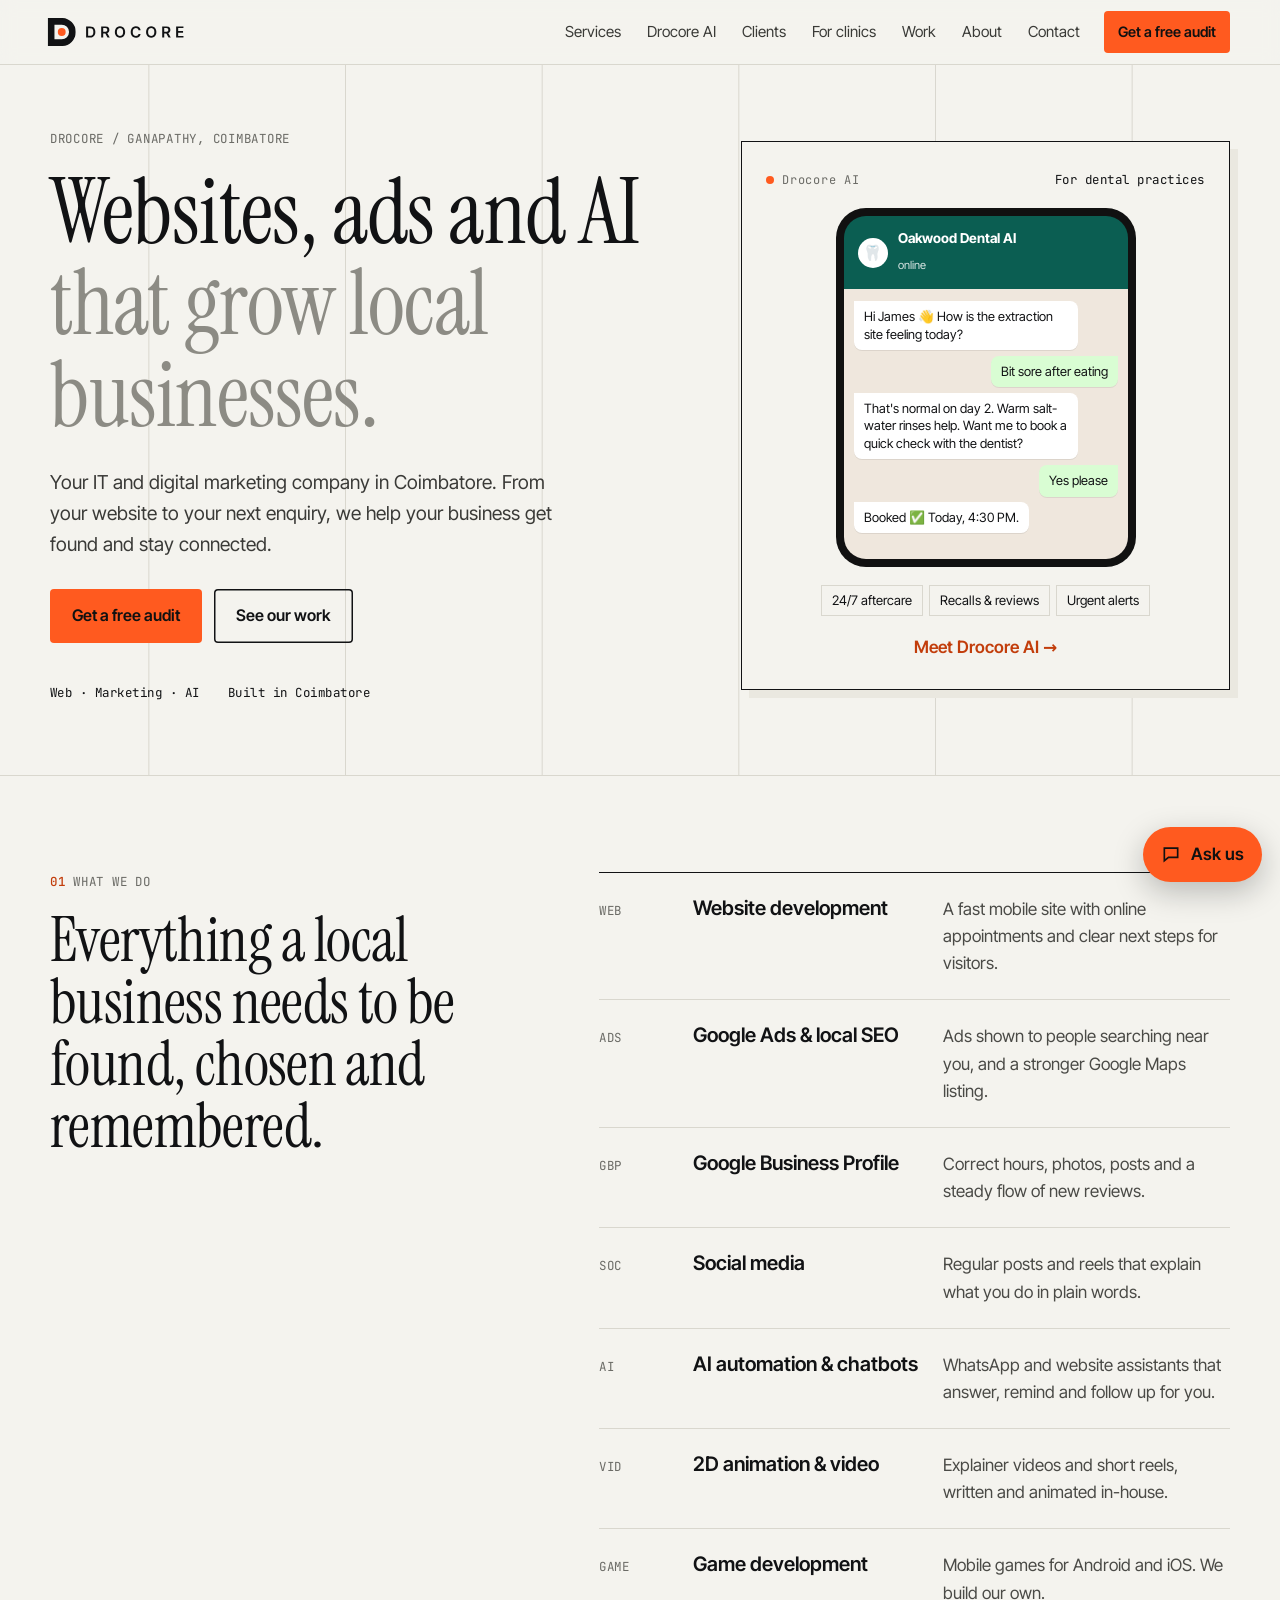
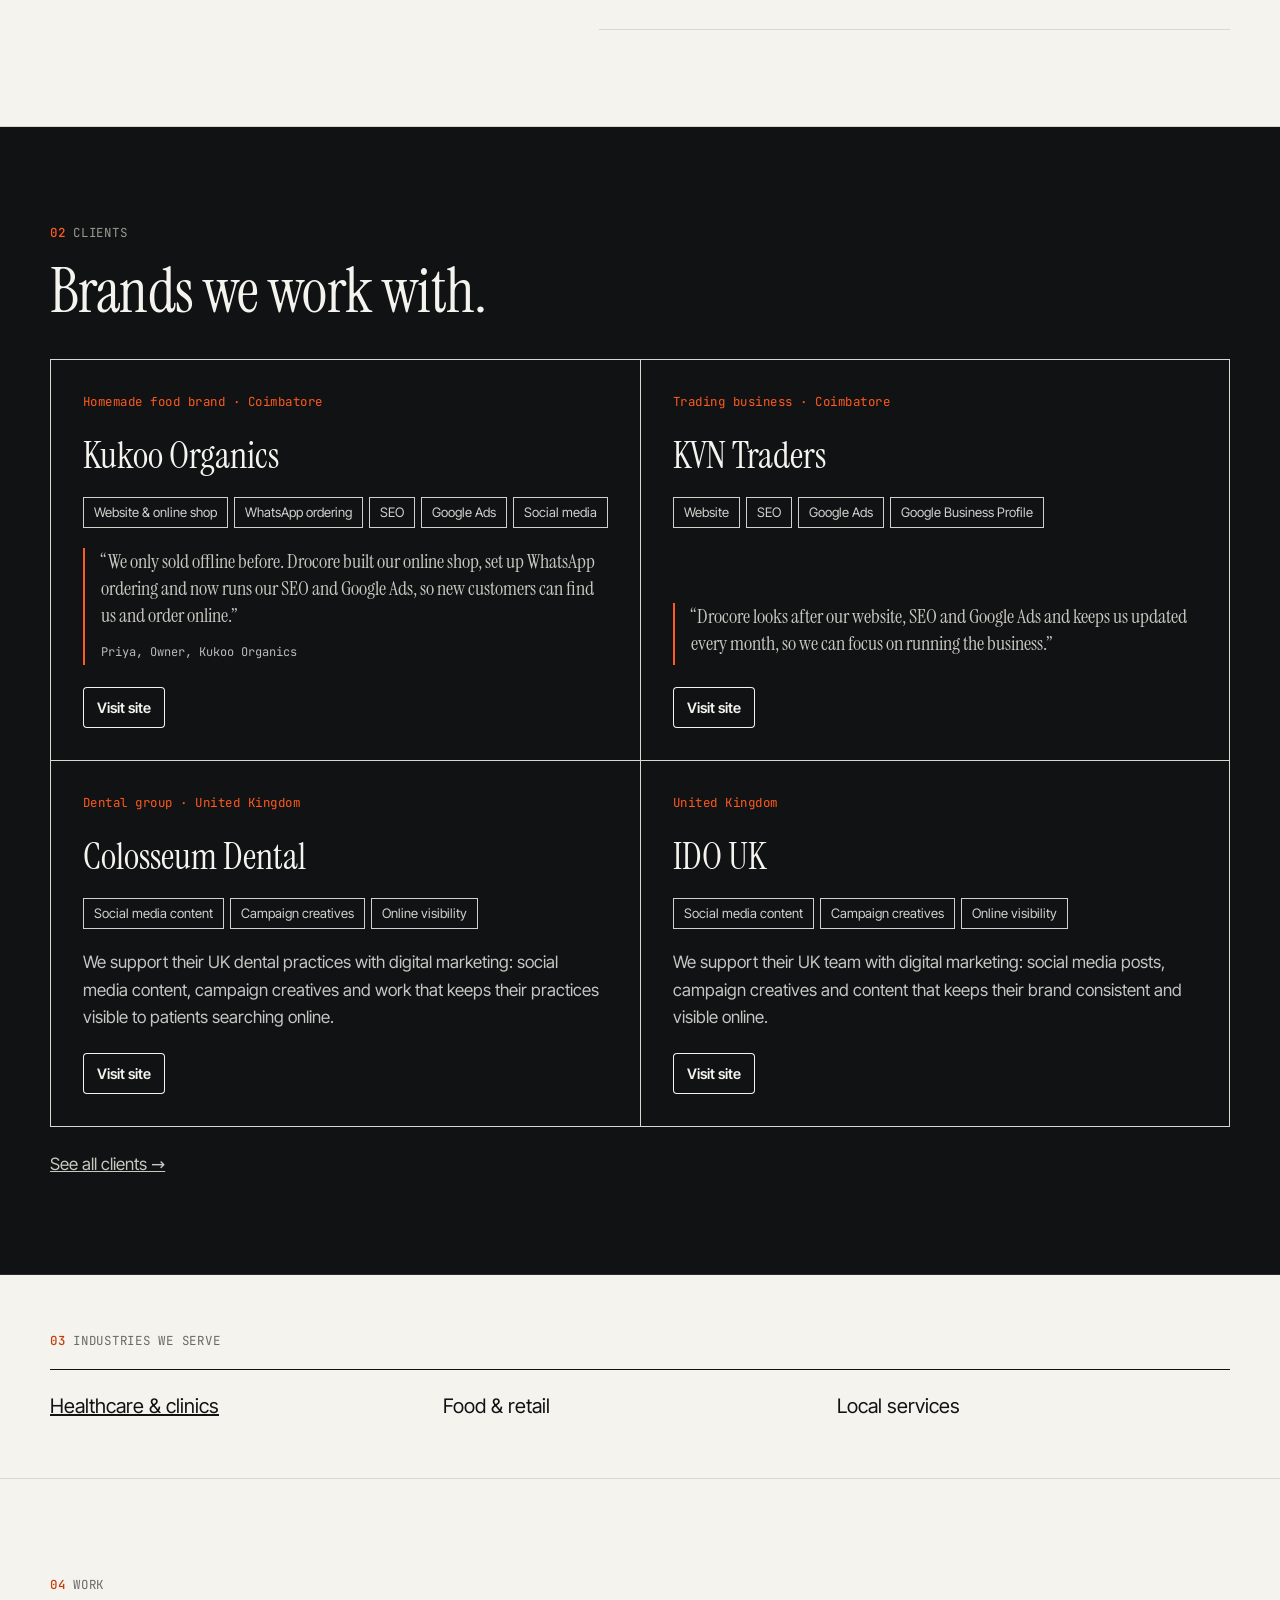
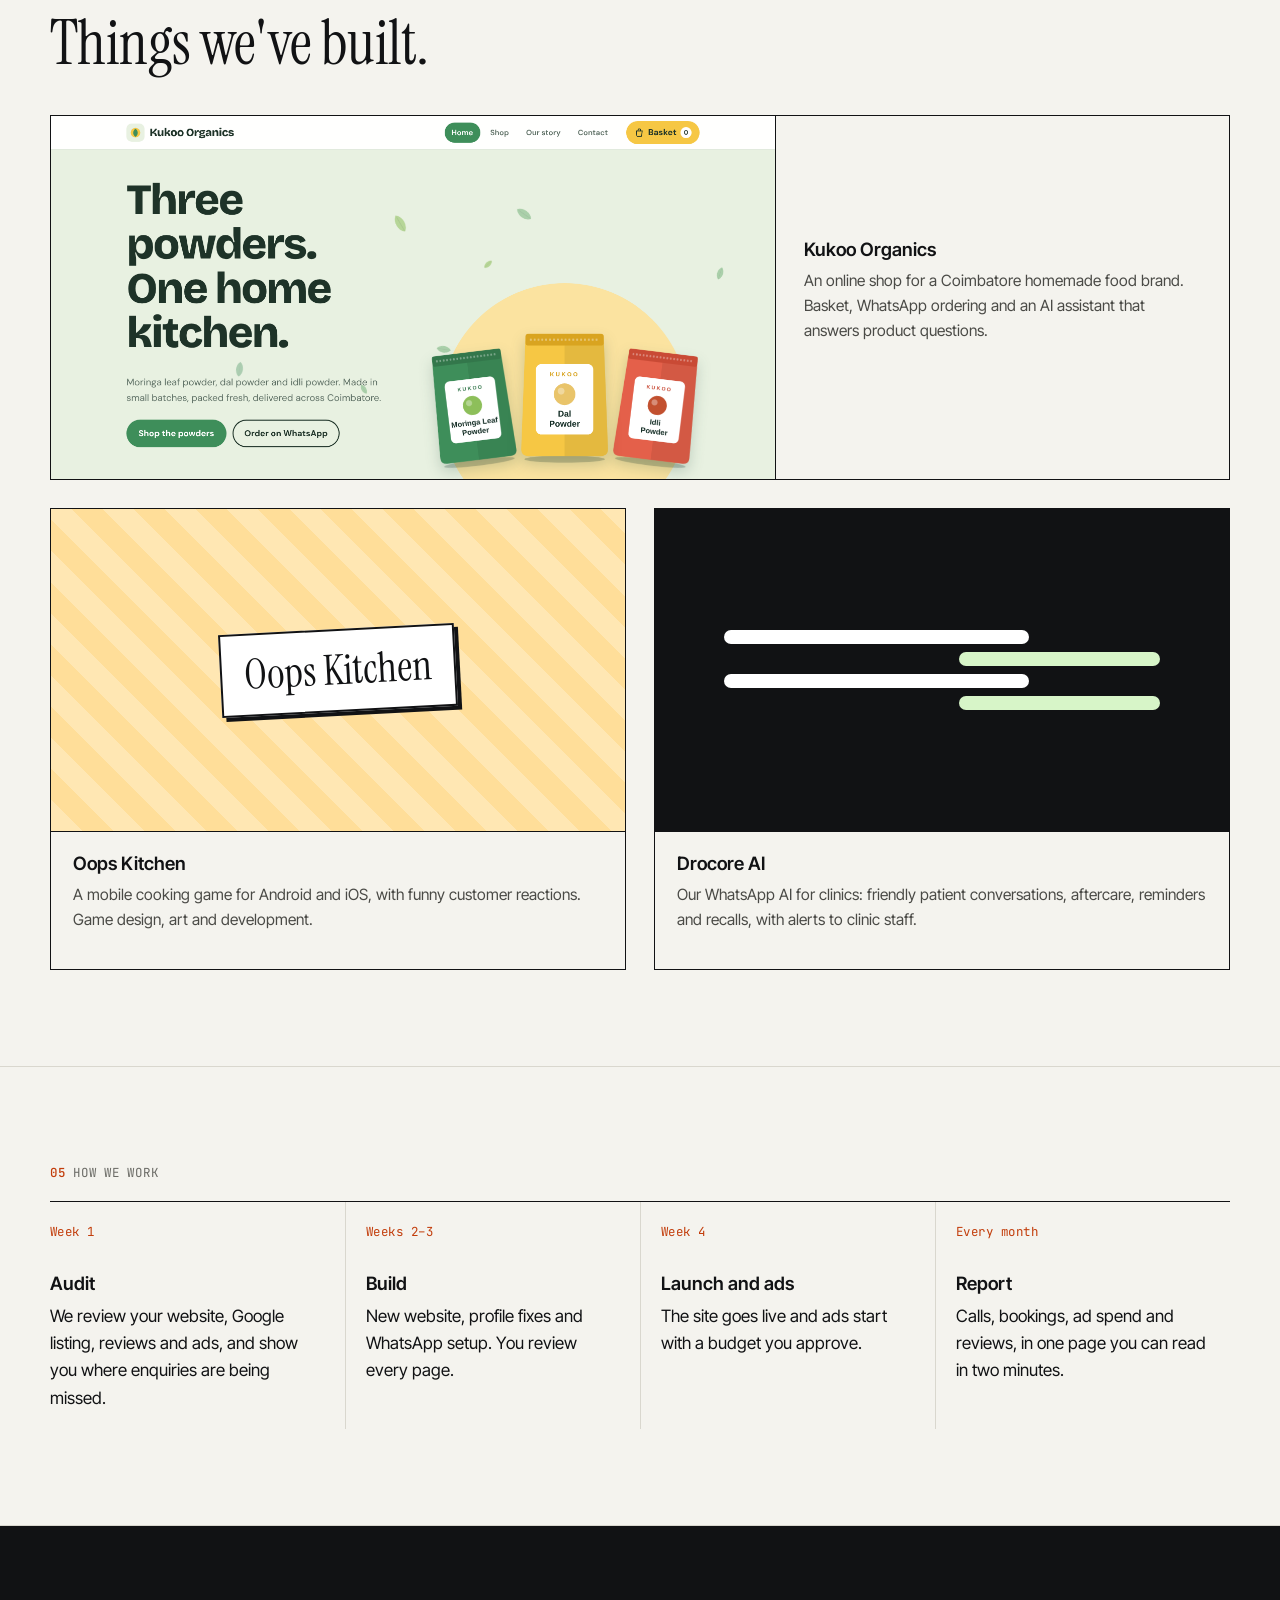
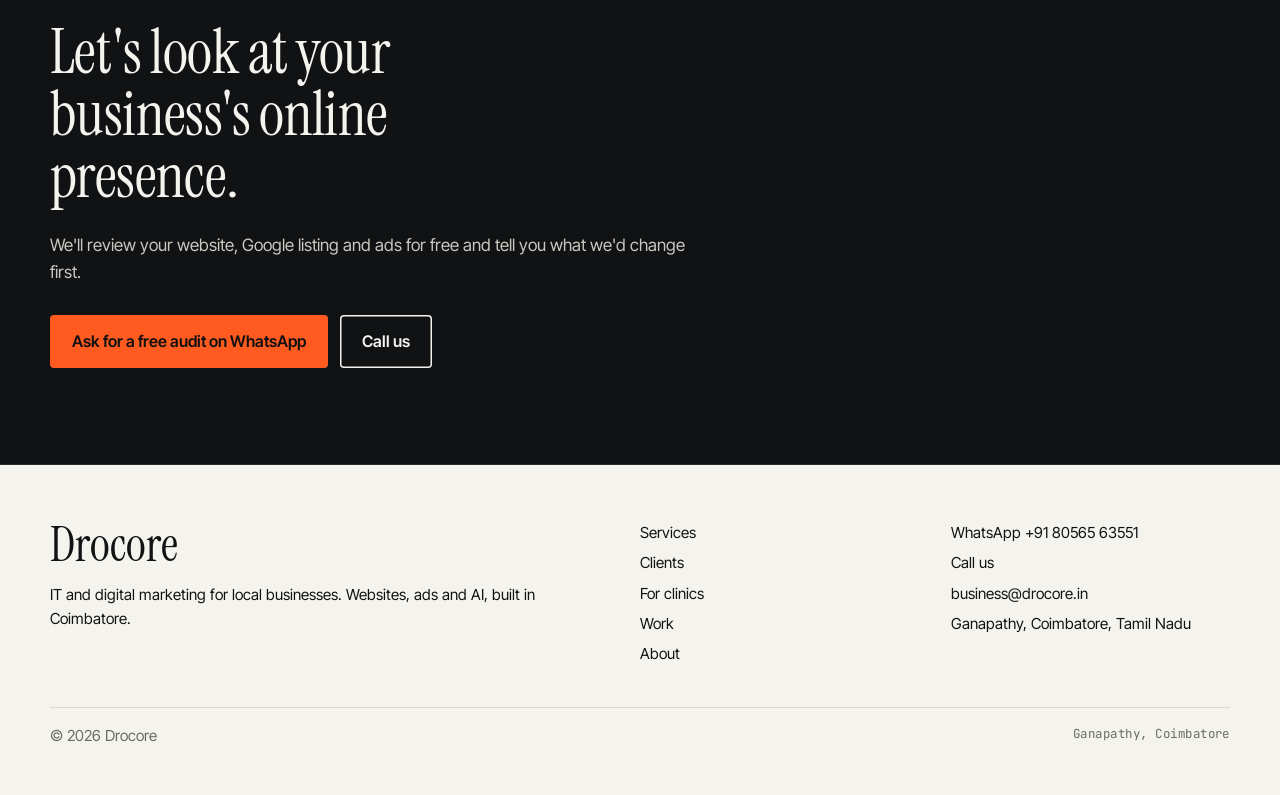
<file: index.html>
<!doctype html>
<html lang="en">
<head>
<meta charset="utf-8">
<meta name="viewport" content="width=device-width, initial-scale=1">
<title>IT and digital marketing company in Coimbatore</title>
<meta name="description" content="Websites, ads and AI that grow local businesses. IT and digital marketing from Ganapathy, Coimbatore.">
<meta property="og:title" content="IT and digital marketing company in Coimbatore">
<meta property="og:description" content="Websites, ads and AI that grow local businesses. IT and digital marketing from Ganapathy, Coimbatore.">
<meta property="og:image" content="https://drocore.in/assets/og.png">
<meta name="theme-color" content="#F4F3EE">
<link rel="icon" href="assets/icons/favicon.svg" type="image/svg+xml">
<link rel="apple-touch-icon" href="assets/icons/apple-touch-icon.png">
<link rel="stylesheet" href="css/fonts.css">
<link rel="stylesheet" href="css/style.css">
<script type="application/ld+json">{"@context":"https://schema.org","@graph":[{"@type":["Organization","LocalBusiness"],"@id":"https://drocore.in/#company","name":"Drocore","url":"https://drocore.in","description":"IT and digital marketing company in Ganapathy, Coimbatore: websites, Google Ads, local SEO and AI automation.","address":{"@type":"PostalAddress","addressLocality":"Ganapathy, Coimbatore","addressRegion":"Tamil Nadu","addressCountry":"IN"}},{"@type":"Service","serviceType":"IT and digital marketing","provider":{"@id":"https://drocore.in/#company"},"areaServed":"Coimbatore"}]}</script>
</head>
<body data-root="">
<a class="visually-hidden" href="#main">Skip to content</a>
<header class="site-header" id="site-header"></header>
<main id="main">
<section class="hero grid-bg">
  <div class="wrap">
    <div>
      <span class="label"><span data-site="company"></span> / Ganapathy, Coimbatore</span>
      <h1>Websites, ads and AI <span class="dim">that grow local businesses.</span></h1>
      <p class="lead">Your IT and digital marketing company in Coimbatore. From your website to your next enquiry, we help your business get found and stay connected.</p>
      <div class="actions">
        <a class="btn signal" data-wa="Hi, I'd like a free audit of my business." href="#">Get a free audit</a>
        <a class="btn line" href="work.html">See our work</a>
      </div>
      <div class="meta"><span class="mono">Web · Marketing · AI</span><span class="mono">Built in Coimbatore</span></div>
    </div>
    <a class="ai-promo" href="drocore-ai.html" aria-label="Drocore AI: the AI receptionist for dental practices. See how it works">
      <span class="ai-promo-tag"><span class="live">Drocore AI</span><span class="mono">For dental practices</span></span>
      <div class="ai-phone" aria-hidden="true">
        <div class="ai-phone-bar"><span class="ai-av">🦷</span><div><b>Oakwood Dental AI</b><small>online</small></div></div>
        <div class="ai-thread">
          <p class="ai-b in" style="--d:.2s">Hi James 👋 How is the extraction site feeling today?</p>
          <p class="ai-b out" style="--d:1.2s">Bit sore after eating</p>
          <p class="ai-b in" style="--d:2.2s">That's normal on day 2. Warm salt-water rinses help. Want me to book a quick check with the dentist?</p>
          <p class="ai-b out" style="--d:3.4s">Yes please</p>
          <p class="ai-b in" style="--d:4.4s">Booked ✅ Today, 4:30 PM.</p>
        </div>
      </div>
      <span class="ai-promo-points"><span>24/7 aftercare</span><span>Recalls &amp; reviews</span><span>Urgent alerts</span></span>
      <span class="ai-promo-cta">Meet Drocore AI →</span>
    </a>
  </div>
</section>

<section>
  <div class="wrap split">
    <div>
      <span class="label"><b>01</b> What we do</span>
      <h2>Everything a local business needs to be found, chosen and remembered.</h2>
    </div>
    <div class="spec">
      <div class="spec-row"><span class="mono">WEB</span><h3>Website development</h3><p>A fast mobile site with online appointments and clear next steps for visitors.</p></div>
      <div class="spec-row"><span class="mono">ADS</span><h3>Google Ads &amp; local SEO</h3><p>Ads shown to people searching near you, and a stronger Google Maps listing.</p></div>
      <div class="spec-row"><span class="mono">GBP</span><h3>Google Business Profile</h3><p>Correct hours, photos, posts and a steady flow of new reviews.</p></div>
      <div class="spec-row"><span class="mono">SOC</span><h3>Social media</h3><p>Regular posts and reels that explain what you do in plain words.</p></div>
      <div class="spec-row"><span class="mono">AI</span><h3>AI automation &amp; chatbots</h3><p>WhatsApp and website assistants that answer, remind and follow up for you.</p></div>
      <div class="spec-row"><span class="mono">VID</span><h3>2D animation &amp; video</h3><p>Explainer videos and short reels, written and animated in-house.</p></div>
      <div class="spec-row"><span class="mono">GAME</span><h3>Game development</h3><p>Mobile games for Android and iOS. We build our own.</p></div>
    </div>
  </div>
</section>

<section class="dark">
  <div class="wrap">
    <span class="label"><b>02</b> Clients</span>
    <h2>Brands we work with.</h2>
    <div class="companies-grid" data-companies></div>
    <p class="companies-more"><a href="clients.html">See all clients →</a></p>
  </div>
</section>

<section class="industries-strip">
  <div class="wrap">
    <span class="label"><b>03</b> Industries we serve</span>
    <div class="industry-links"><a href="industries/healthcare.html">Healthcare &amp; clinics</a><span>Food &amp; retail</span><span>Local services</span></div>
  </div>
</section>

<section>
  <div class="wrap">
    <span class="label"><b>04</b> Work</span>
    <h2>Things we've built.</h2>
    <div class="work" style="margin-top:40px">
      <a class="proj" data-href="kukoo_url" href="#">
        <div class="shot"><img src="assets/work/kukoo-organics.png" alt="Homemade food online shop home page" width="1440" height="721" loading="lazy"></div>
        <div class="body"><h3 data-company="kukoo"></h3><p>An online shop for a Coimbatore homemade food brand. Basket, WhatsApp ordering and an AI assistant that answers product questions.</p></div>
      </a>
      <a class="proj" href="work.html#oops-kitchen">
        <div class="shot"><div class="game-tile"><span data-site="game"></span></div></div>
        <div class="body"><h3 data-site="game"></h3><p>A mobile cooking game for Android and iOS, with funny customer reactions. Game design, art and development.</p></div>
      </a>
      <a class="proj" href="drocore-ai.html">
        <div class="shot"><div class="chat-tile"><i></i><i></i><i></i><i></i></div></div>
        <div class="body"><h3>Drocore AI</h3><p>Our WhatsApp AI for clinics: friendly patient conversations, aftercare, reminders and recalls, with alerts to clinic staff.</p></div>
      </a>
    </div>
  </div>
</section>

<section>
  <div class="wrap">
    <span class="label"><b>05</b> How we work</span>
    <ol class="process">
      <li><span class="mono">Week 1</span><h3>Audit</h3><p>We review your website, Google listing, reviews and ads, and show you where enquiries are being missed.</p></li>
      <li><span class="mono">Weeks 2–3</span><h3>Build</h3><p>New website, profile fixes and WhatsApp setup. You review every page.</p></li>
      <li><span class="mono">Week 4</span><h3>Launch and ads</h3><p>The site goes live and ads start with a budget you approve.</p></li>
      <li><span class="mono">Every month</span><h3>Report</h3><p>Calls, bookings, ad spend and reviews, in one page you can read in two minutes.</p></li>
    </ol>
  </div>
</section>

<section class="dark cta">
  <div class="wrap">
    <h2>Let's look at your business's online presence.</h2>
    <p>We'll review your website, Google listing and ads for free and tell you what we'd change first.</p>
    <div class="actions"><a class="btn signal" data-wa="Hi, I'd like a free audit of my business's online presence." href="#">Ask for a free audit on WhatsApp</a><a class="btn line" style="color:var(--bg);box-shadow:inset 0 0 0 1.5px var(--bg)" data-tel href="#">Call us</a></div>
  </div>
</section>
</main>
<footer class="site-footer" id="site-footer"></footer>
<script src="js/site.js"></script>
<script src="js/chat.js"></script>
<script>N.load().then(function (s) { if (document.title.indexOf(s.company) < 0) document.title += ' · ' + s.company; });</script>
</body>
</html>
</file>
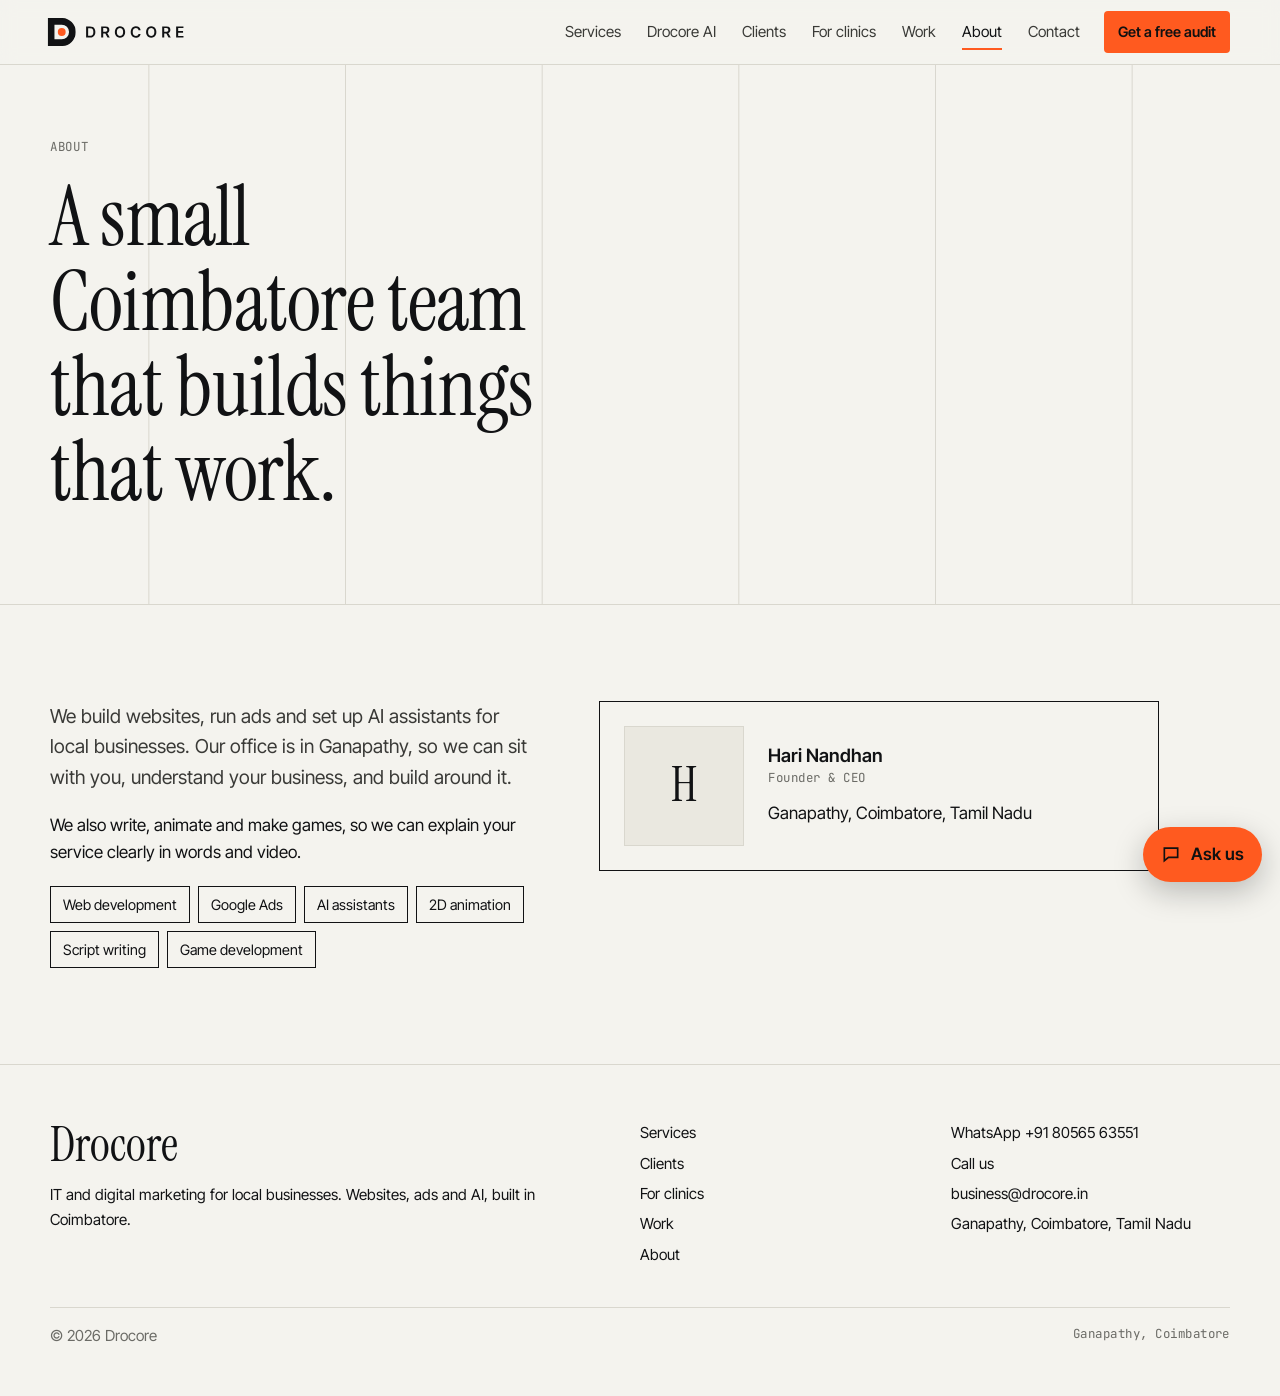
<file: about.html>
<!doctype html>
<html lang="en">
<head>
<meta charset="utf-8">
<meta name="viewport" content="width=device-width, initial-scale=1">
<title>About us</title>
<meta name="description" content="A digital and AI team in Ganapathy, Coimbatore, building websites, ads and WhatsApp AI for local businesses.">
<meta property="og:title" content="About us">
<meta property="og:description" content="A digital and AI team in Ganapathy, Coimbatore, building websites, ads and WhatsApp AI for local businesses.">
<meta property="og:image" content="https://drocore.in/assets/og.png">
<meta name="theme-color" content="#F4F3EE">
<link rel="icon" href="assets/icons/favicon.svg" type="image/svg+xml">
<link rel="apple-touch-icon" href="assets/icons/apple-touch-icon.png">
<link rel="stylesheet" href="css/fonts.css">
<link rel="stylesheet" href="css/style.css">
</head>
<body data-root="">
<a class="visually-hidden" href="#main">Skip to content</a>
<header class="site-header" id="site-header"></header>
<main id="main">
<section class="page-head grid-bg"><div class="wrap"><span class="label">About</span><h1>A small Coimbatore team that builds things that work.</h1></div></section>
<section><div class="wrap split"><div><p class="lead">We build websites, run ads and set up AI assistants for local businesses. Our office is in Ganapathy, so we can sit with you, understand your business, and build around it.</p>
<p>We also write, animate and make games, so we can explain your service clearly in words and video.</p>
<div class="skills"><span>Web development</span><span>Google Ads</span><span>AI assistants</span><span>2D animation</span><span>Script writing</span><span>Game development</span></div></div>
<div class="founder"><div class="ph" id="initial" aria-hidden="true"></div><div><h3 style="margin:0" data-site="founder"></h3><p class="mono" style="color:var(--muted)" data-site="founder_role"></p><p style="margin:0" data-site="address"></p></div></div></div></section>
</main>
<footer class="site-footer" id="site-footer"></footer>
<script src="js/site.js"></script>
<script src="js/chat.js"></script>
<script>N.load().then(function (s) { if (document.title.indexOf(s.company) < 0) document.title += ' · ' + s.company; });</script>
<script>N.load().then(function (s) { document.getElementById('initial').textContent = (s.founder || '?').charAt(0); });</script>
</body>
</html>
</file>
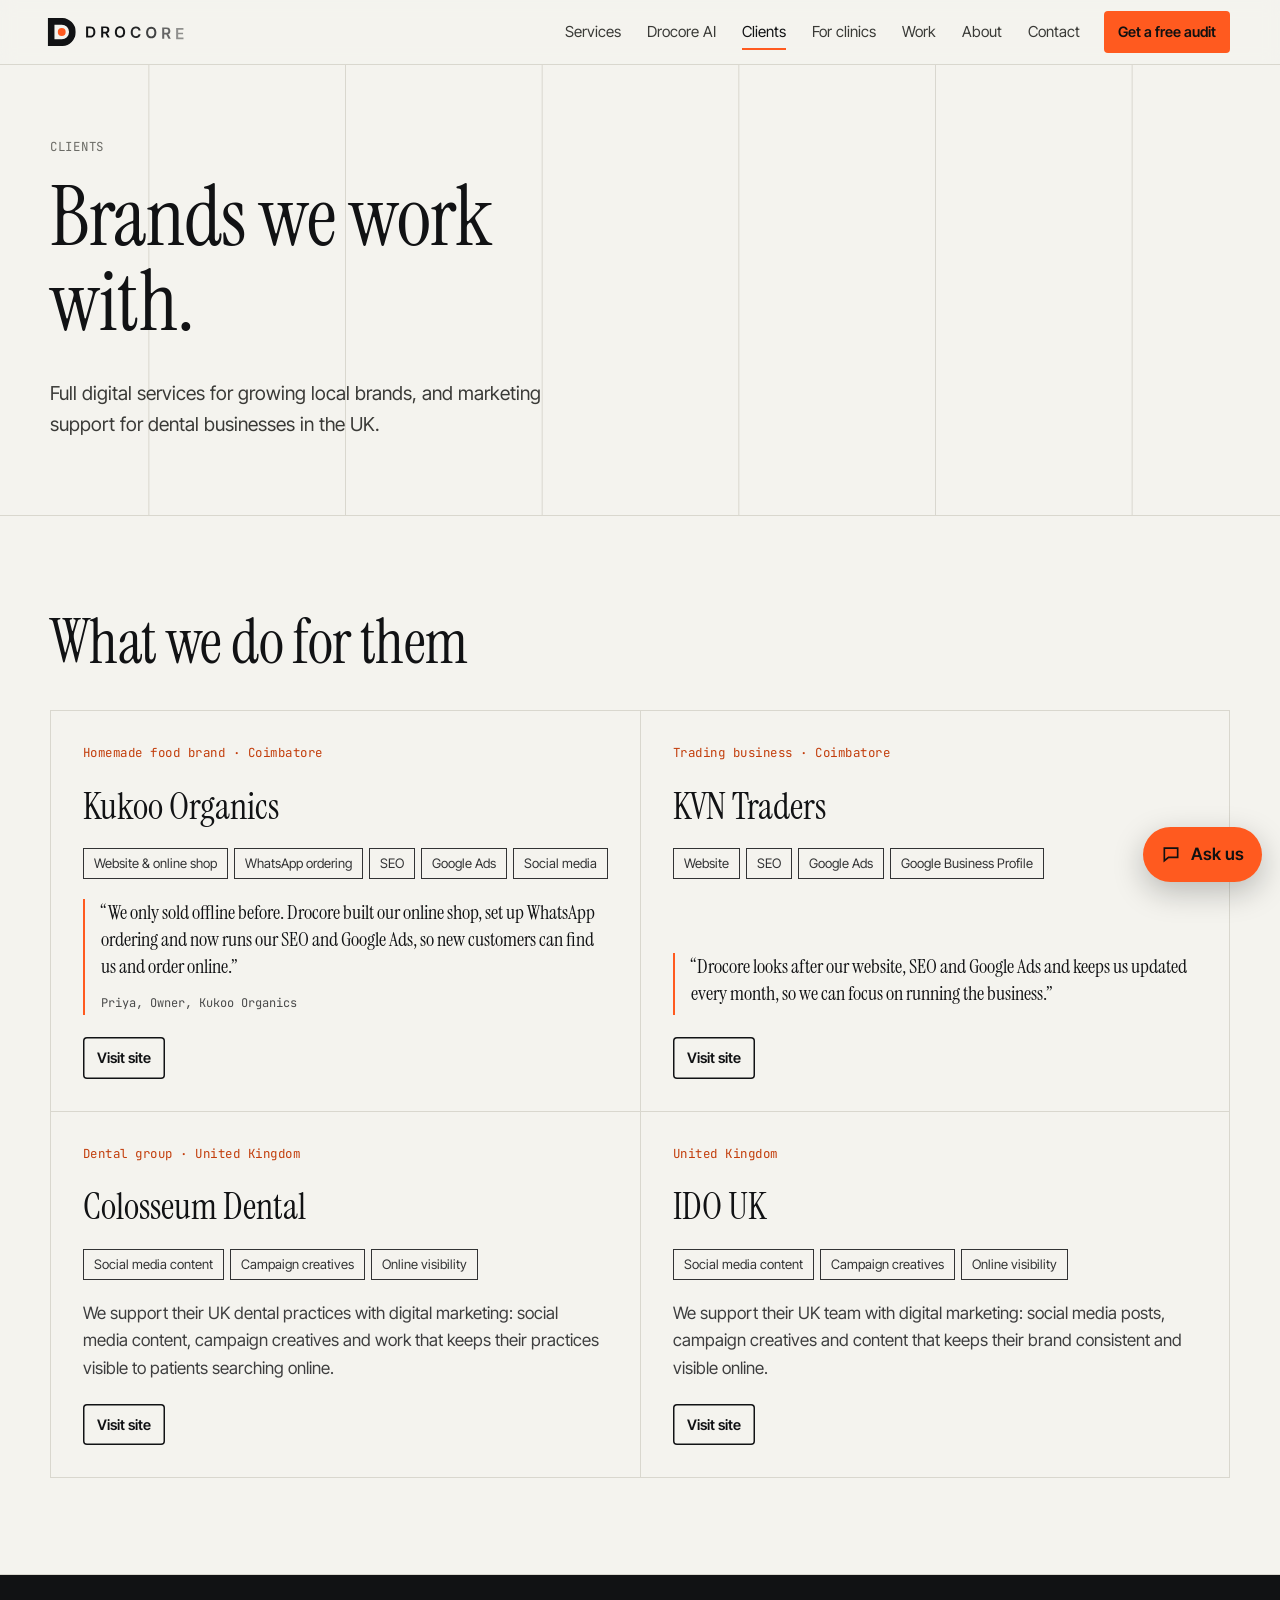
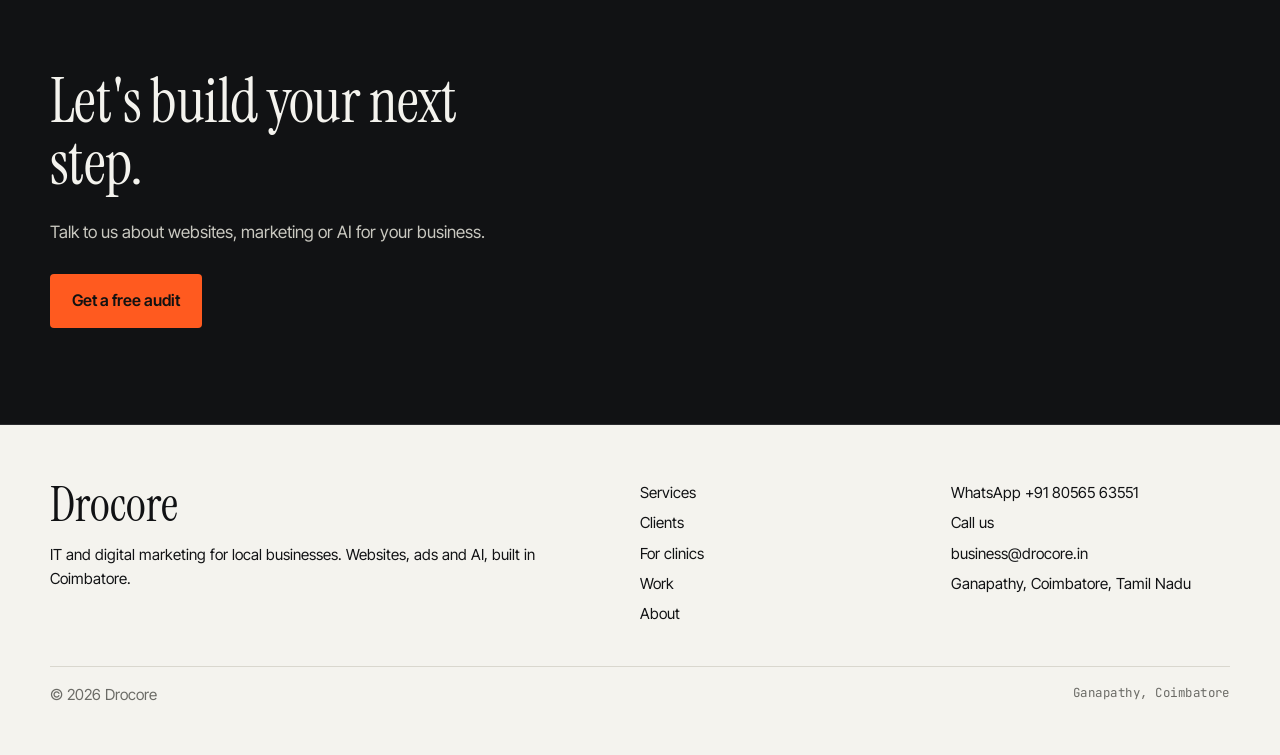
<file: clients.html>
<!doctype html>
<html lang="en">
<head>
<meta charset="utf-8">
<meta name="viewport" content="width=device-width, initial-scale=1">
<title>Our clients</title>
<meta name="description" content="Brands we work with: full digital services for Kukoo Organics and KVN Traders, and marketing support for dental businesses in the UK.">
<meta property="og:title" content="Our clients">
<meta property="og:description" content="Brands we work with: full digital services for Kukoo Organics and KVN Traders, and marketing support for dental businesses in the UK.">
<meta property="og:image" content="https://drocore.in/assets/og.png">
<meta name="theme-color" content="#F4F3EE">
<link rel="icon" href="assets/icons/favicon.svg" type="image/svg+xml">
<link rel="apple-touch-icon" href="assets/icons/apple-touch-icon.png">
<link rel="stylesheet" href="css/fonts.css">
<link rel="stylesheet" href="css/style.css">
</head>
<body data-root="">
<a class="visually-hidden" href="#main">Skip to content</a>
<header class="site-header" id="site-header"></header>
<main id="main">
<section class="page-head grid-bg"><div class="wrap"><span class="label">Clients</span><h1>Brands we work with.</h1><p class="lead">Full digital services for growing local brands, and marketing support for dental businesses in the UK.</p></div></section>
<section><div class="wrap"><h2>What we do for them</h2><div class="companies-grid" data-companies></div></div></section>
<section class="dark cta"><div class="wrap"><h2>Let's build your next step.</h2><p>Talk to us about websites, marketing or AI for your business.</p><div class="actions"><a class="btn signal" data-wa href="#">Get a free audit</a></div></div></section>
</main>
<footer class="site-footer" id="site-footer"></footer>
<script src="js/site.js"></script>
<script src="js/chat.js"></script>
<script>N.load().then(function (s) { if (document.title.indexOf(s.company) < 0) document.title += ' · ' + s.company; });</script>
</body>
</html>
</file>
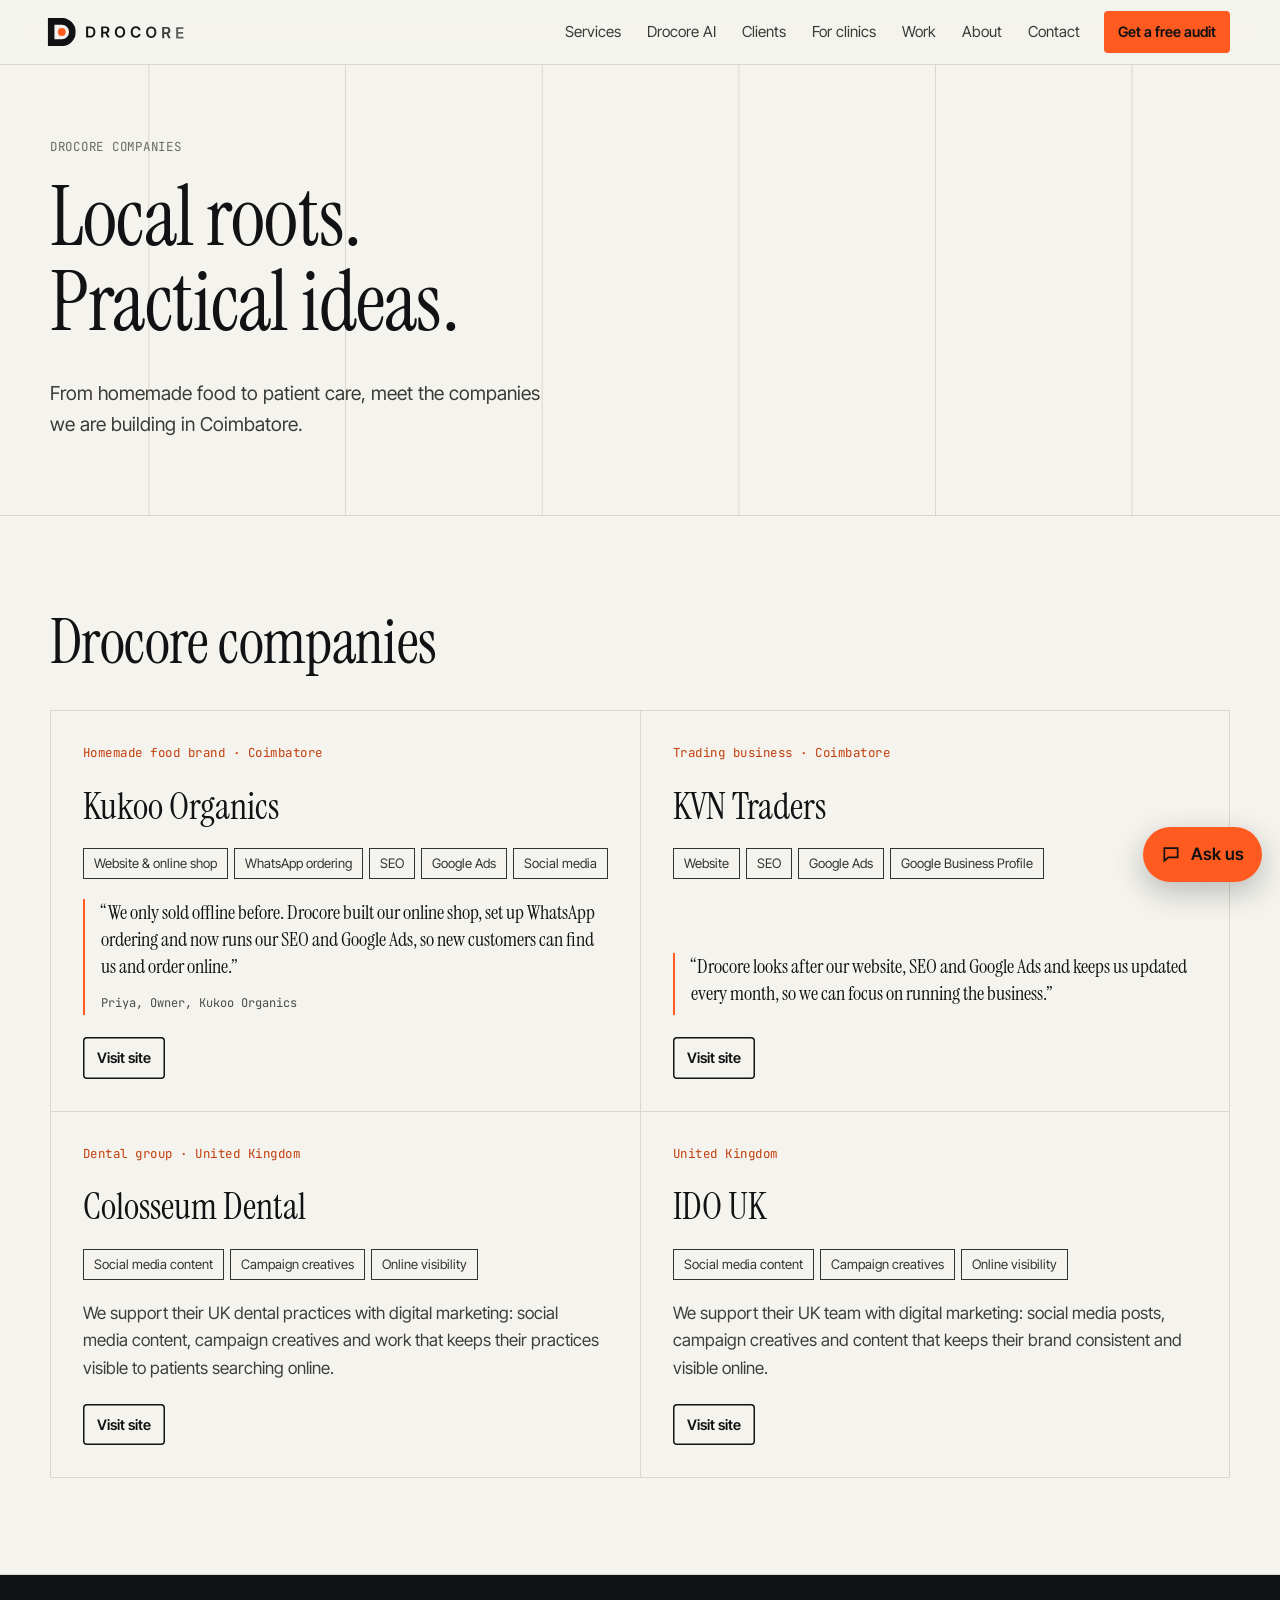
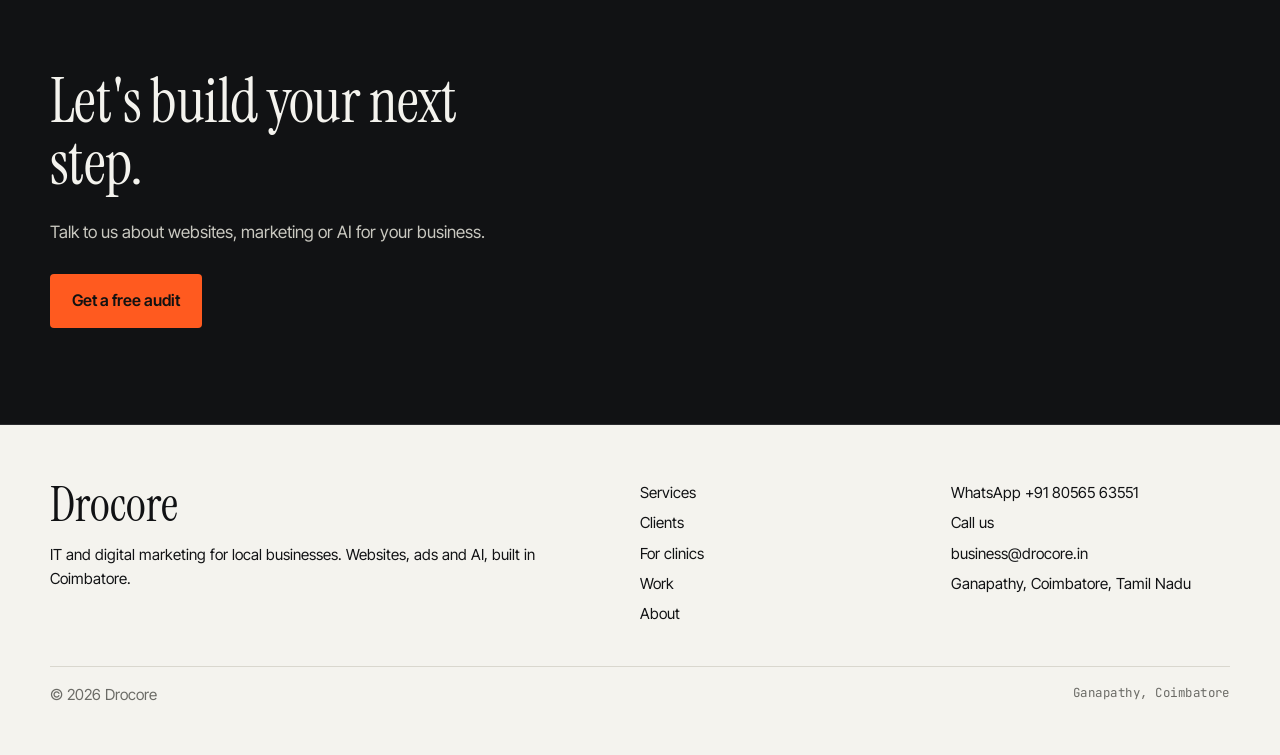
<file: companies.html>
<!doctype html>
<html lang="en">
<head>
<meta charset="utf-8">
<meta name="viewport" content="width=device-width, initial-scale=1">
<title>Our companies</title>
<meta name="description" content="Meet our companies: homemade food products from Coimbatore and WhatsApp AI patient care for clinics.">
<meta property="og:title" content="Our companies">
<meta property="og:description" content="Meet our companies: homemade food products from Coimbatore and WhatsApp AI patient care for clinics.">
<meta property="og:image" content="https://drocore.com/assets/og.png">
<meta name="theme-color" content="#F4F3EE">
<link rel="icon" href="assets/icons/favicon.svg" type="image/svg+xml">
<link rel="apple-touch-icon" href="assets/icons/apple-touch-icon.png">
<link rel="stylesheet" href="css/fonts.css">
<link rel="stylesheet" href="css/style.css">
</head>
<body data-root="">
<a class="visually-hidden" href="#main">Skip to content</a>
<header class="site-header" id="site-header"></header>
<main id="main">
<section class="page-head grid-bg"><div class="wrap"><span class="label"><span data-site="company"></span> companies</span><h1>Local roots. Practical ideas.</h1><p class="lead">From homemade food to patient care, meet the companies we are building in Coimbatore.</p></div></section>
<section><div class="wrap"><h2><span data-site="company"></span> companies</h2><div class="companies-grid" data-companies></div></div></section>
<section class="dark cta"><div class="wrap"><h2>Let's build your next step.</h2><p>Talk to us about websites, marketing or AI for your business.</p><div class="actions"><a class="btn signal" data-wa href="#">Get a free audit</a></div></div></section>
</main>
<footer class="site-footer" id="site-footer"></footer>
<script src="js/site.js"></script>
<script src="js/chat.js"></script>
<script>N.load().then(function (s) { if (document.title.indexOf(s.company) < 0) document.title += ' · ' + s.company; });</script>
</body>
</html>
</file>
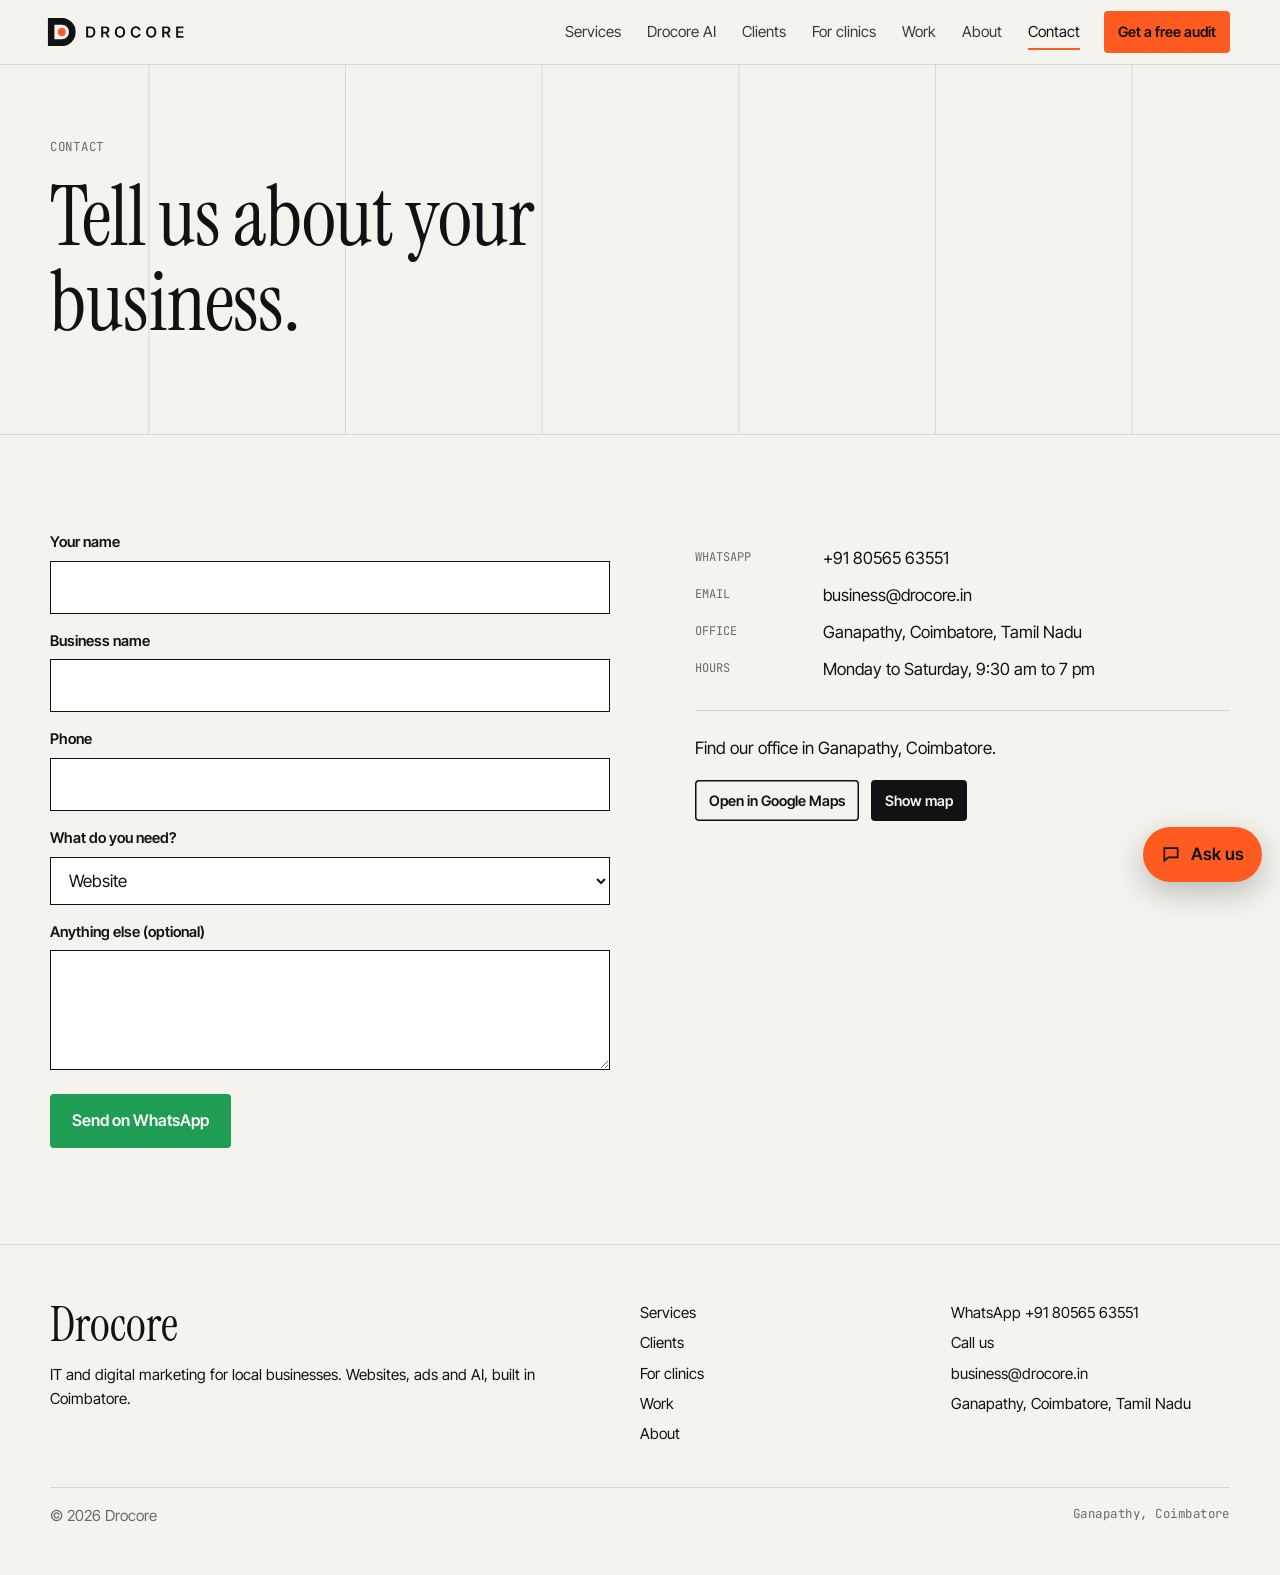
<file: contact.html>
<!doctype html>
<html lang="en">
<head>
<meta charset="utf-8">
<meta name="viewport" content="width=device-width, initial-scale=1">
<title>Contact us in Ganapathy, Coimbatore</title>
<meta name="description" content="Talk to our team on WhatsApp, phone or email, or visit our office in Ganapathy, Coimbatore.">
<meta property="og:title" content="Contact us in Ganapathy, Coimbatore">
<meta property="og:description" content="Talk to our team on WhatsApp, phone or email, or visit our office in Ganapathy, Coimbatore.">
<meta property="og:image" content="https://drocore.in/assets/og.png">
<meta name="theme-color" content="#F4F3EE">
<link rel="icon" href="assets/icons/favicon.svg" type="image/svg+xml">
<link rel="apple-touch-icon" href="assets/icons/apple-touch-icon.png">
<link rel="stylesheet" href="css/fonts.css">
<link rel="stylesheet" href="css/style.css">
</head>
<body data-root="">
<a class="visually-hidden" href="#main">Skip to content</a>
<header class="site-header" id="site-header"></header>
<main id="main">
<section class="page-head grid-bg"><div class="wrap"><span class="label">Contact</span><h1>Tell us about your business.</h1></div></section>
<section><div class="wrap contact-grid">
<form class="form" id="lead">
  <div><label for="f-name">Your name</label><input id="f-name" required autocomplete="name"></div>
  <div><label for="f-biz">Business name</label><input id="f-biz" required autocomplete="organization"></div>
  <div><label for="f-phone">Phone</label><input id="f-phone" type="tel" required autocomplete="tel"></div>
  <div><label for="f-need">What do you need?</label><select id="f-need"><option>Website</option><option>Google Ads</option><option>Google Business Profile</option><option>Drocore AI for my clinic</option><option>Social media</option><option>Video or animation</option><option>Not sure yet</option></select></div>
  <div><label for="f-msg">Anything else (optional)</label><textarea id="f-msg"></textarea></div>
  <div><button class="btn wa">Send on WhatsApp</button></div>
</form>
<div><dl class="kv" style="grid-template-columns:110px 1fr;font-size:1.05rem">
<dt>WHATSAPP</dt><dd data-site="phone"></dd><dt>EMAIL</dt><dd data-site="email"></dd><dt>OFFICE</dt><dd data-site="address"></dd><dt>HOURS</dt><dd data-site="hours"></dd></dl>
<div class="office-map"><p>Find our office in Ganapathy, Coimbatore.</p><div class="actions"><a class="btn line small" id="map-link" href="#" target="_blank" rel="noopener noreferrer">Open in Google Maps</a><button class="btn small" id="load-map" type="button">Show map</button></div><iframe id="map" title="Office location map" hidden style="margin-top:28px" referrerpolicy="no-referrer-when-downgrade"></iframe></div></div>
</div></section>
</main>
<footer class="site-footer" id="site-footer"></footer>
<script src="js/site.js"></script>
<script src="js/chat.js"></script>
<script>N.load().then(function (s) { if (document.title.indexOf(s.company) < 0) document.title += ' · ' + s.company; });</script>
<script>
N.load().then(function (s) {
  document.getElementById('map-link').href = s.map_embed.replace('&output=embed', '');
  document.getElementById('load-map').addEventListener('click', function () {
    var map = document.getElementById('map');
    map.src = s.map_embed; map.hidden = false; this.hidden = true;
  });
  document.getElementById('lead').addEventListener('submit', function (e) {
    e.preventDefault();
    var v = function (id) { return document.getElementById(id).value.trim(); };
    var msg = 'Hi ' + s.company + '!\nName: ' + v('f-name') + '\nBusiness: ' + v('f-biz') + '\nPhone: ' + v('f-phone') + '\nNeed: ' + v('f-need') + (v('f-msg') ? '\n' + v('f-msg') : '');
    window.open(N.wa(msg), '_blank', 'noopener');
  });
});
</script>
</body>
</html>
</file>
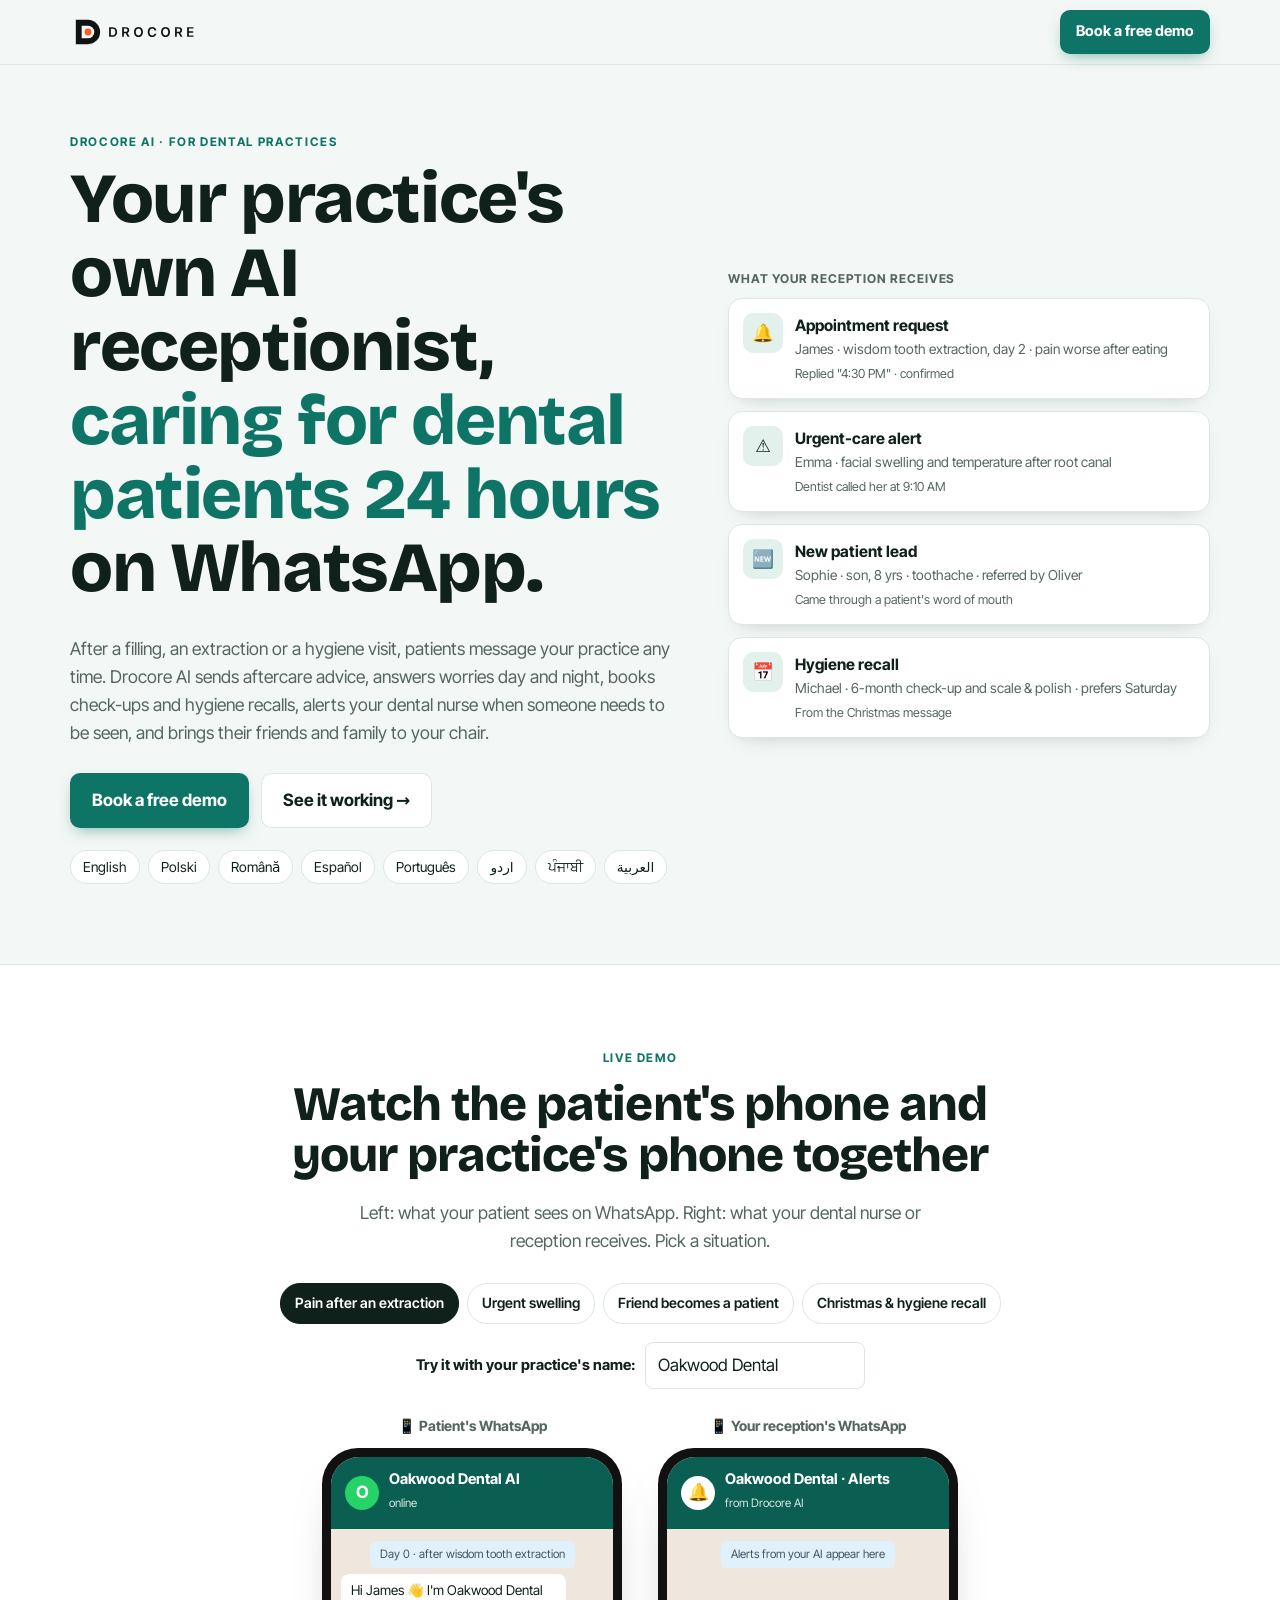
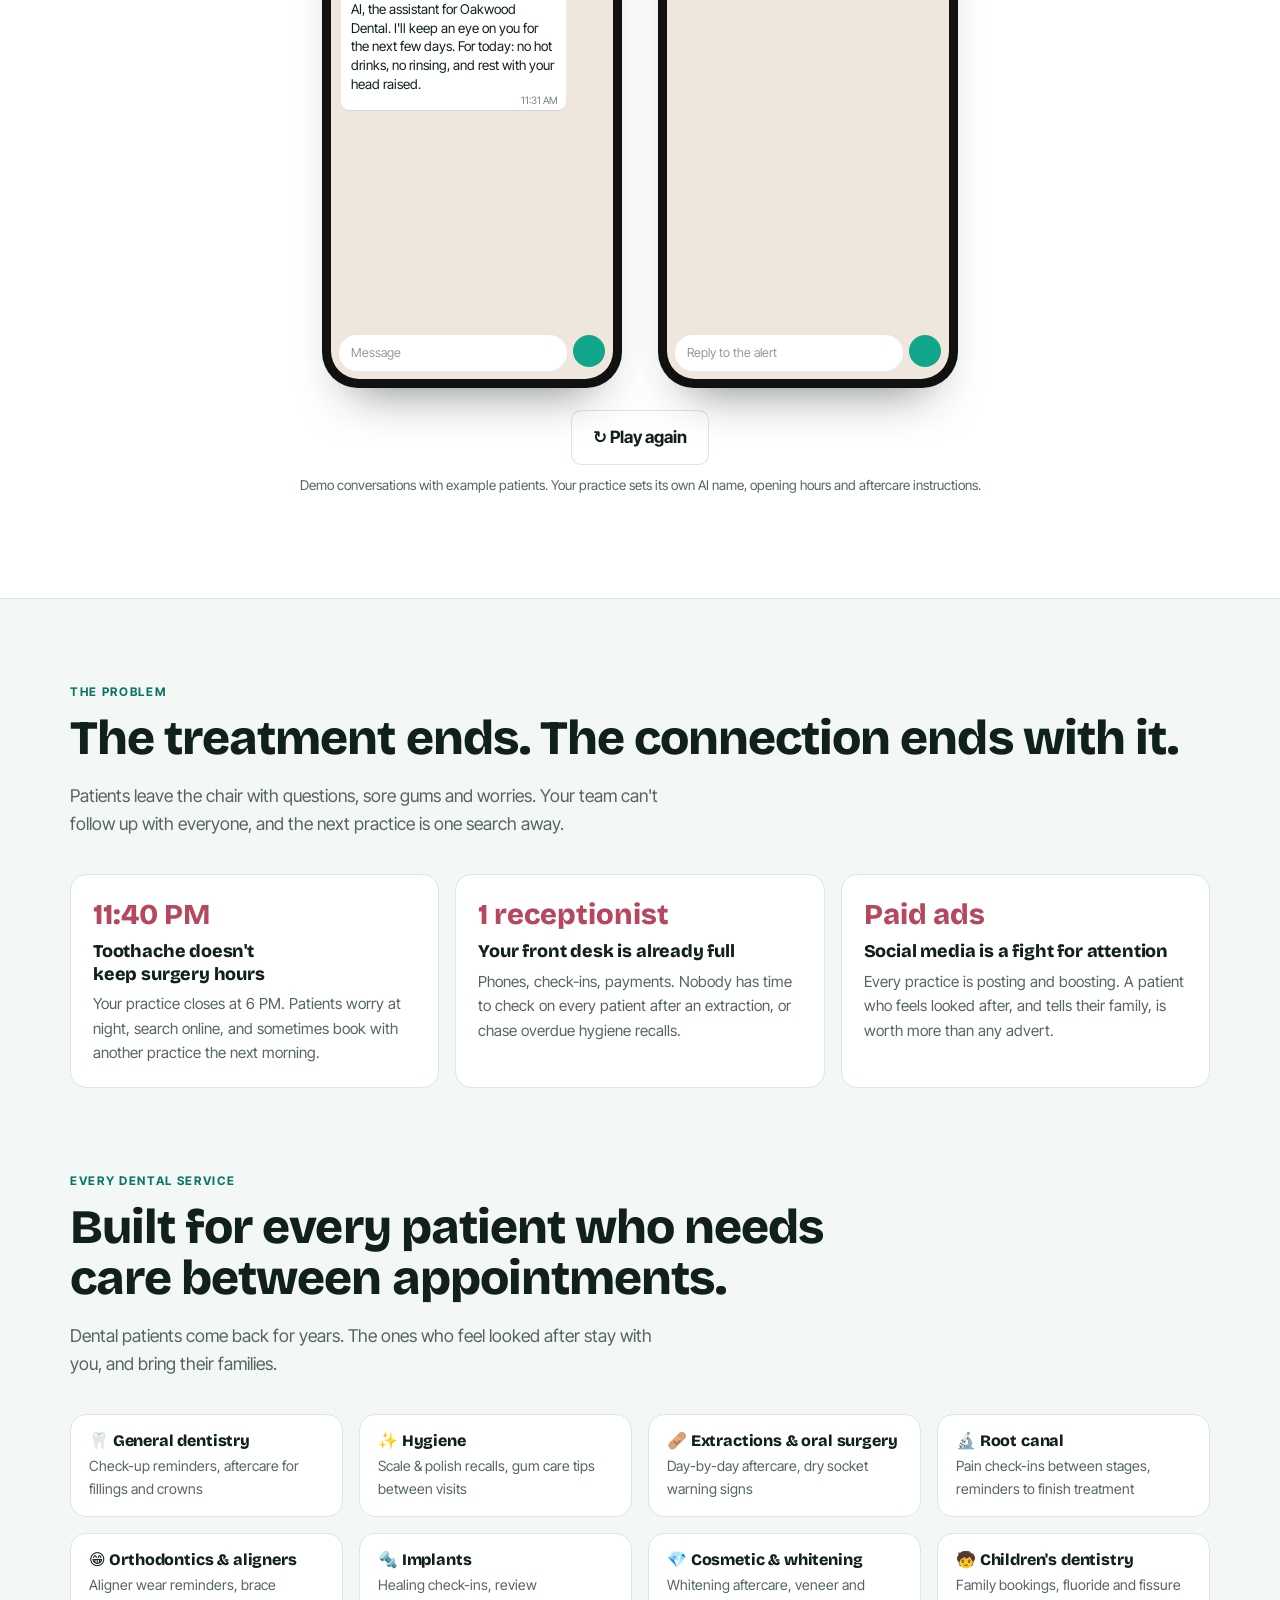
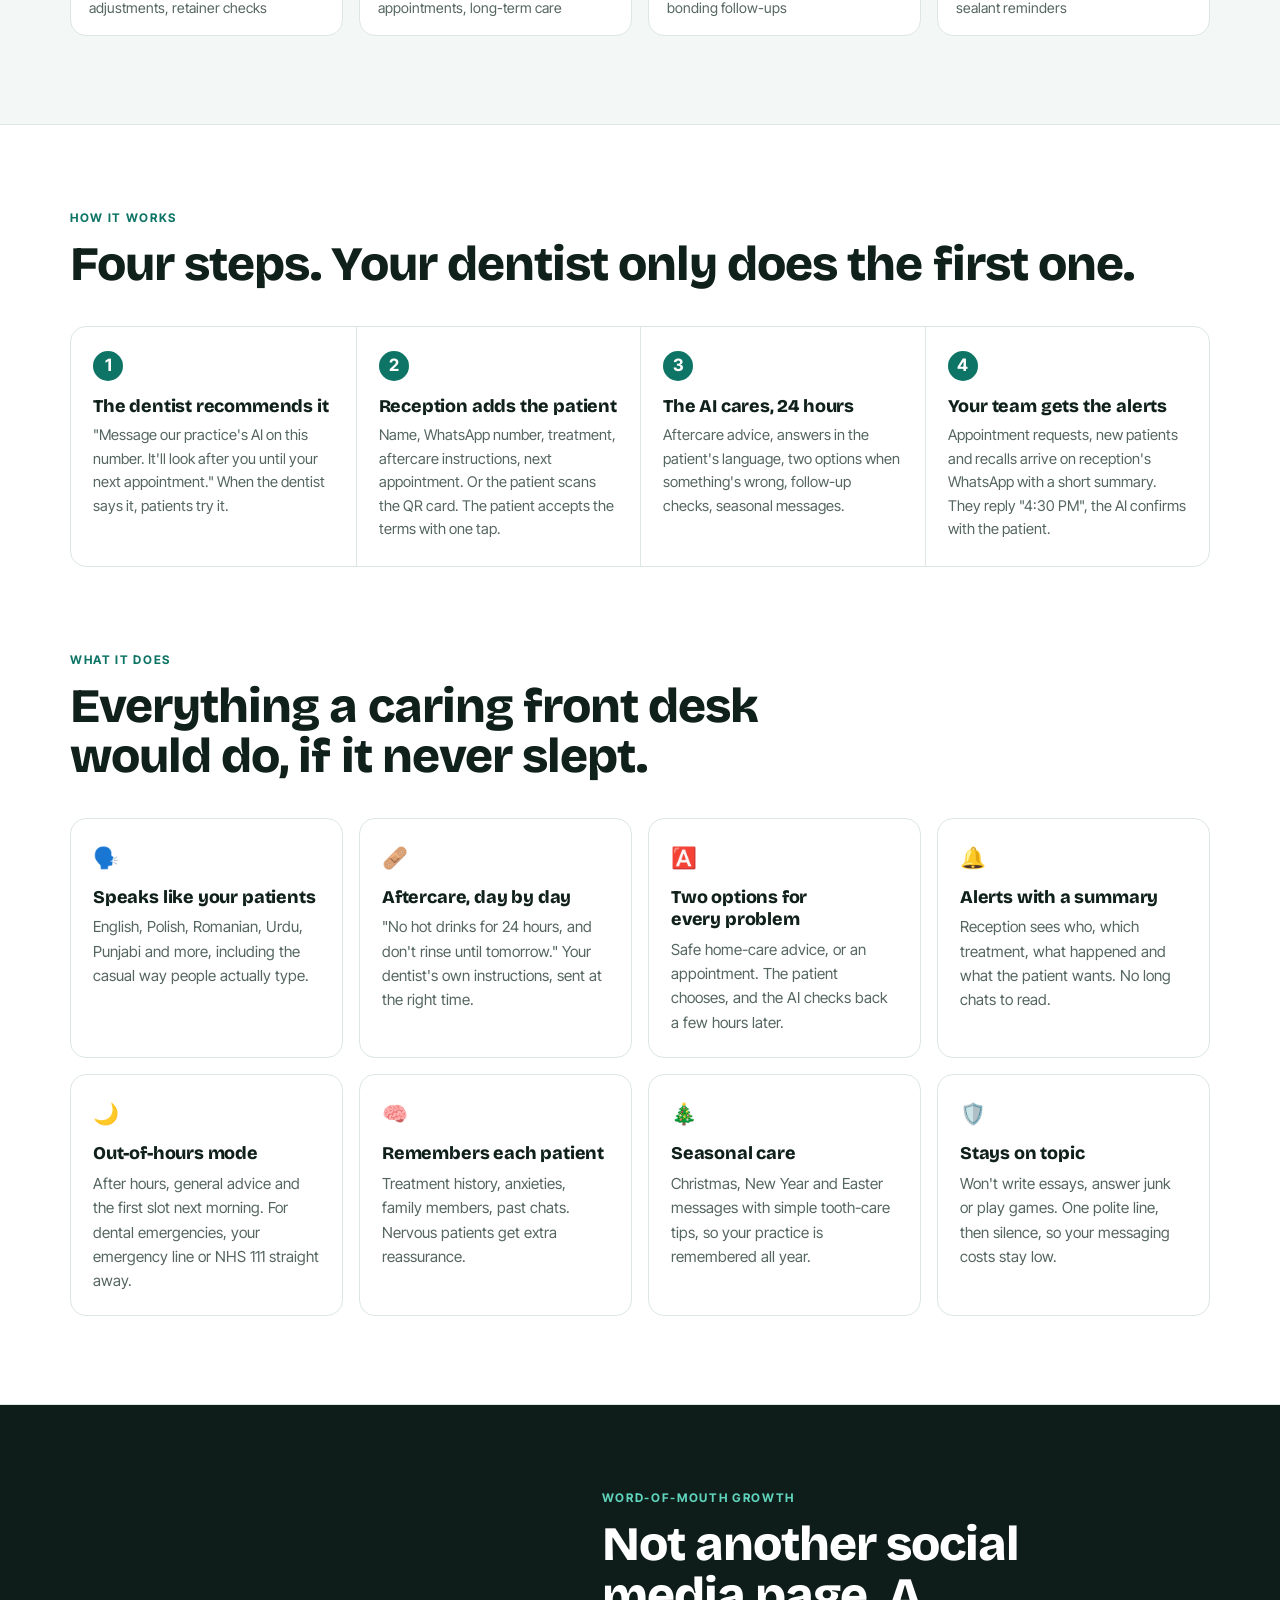
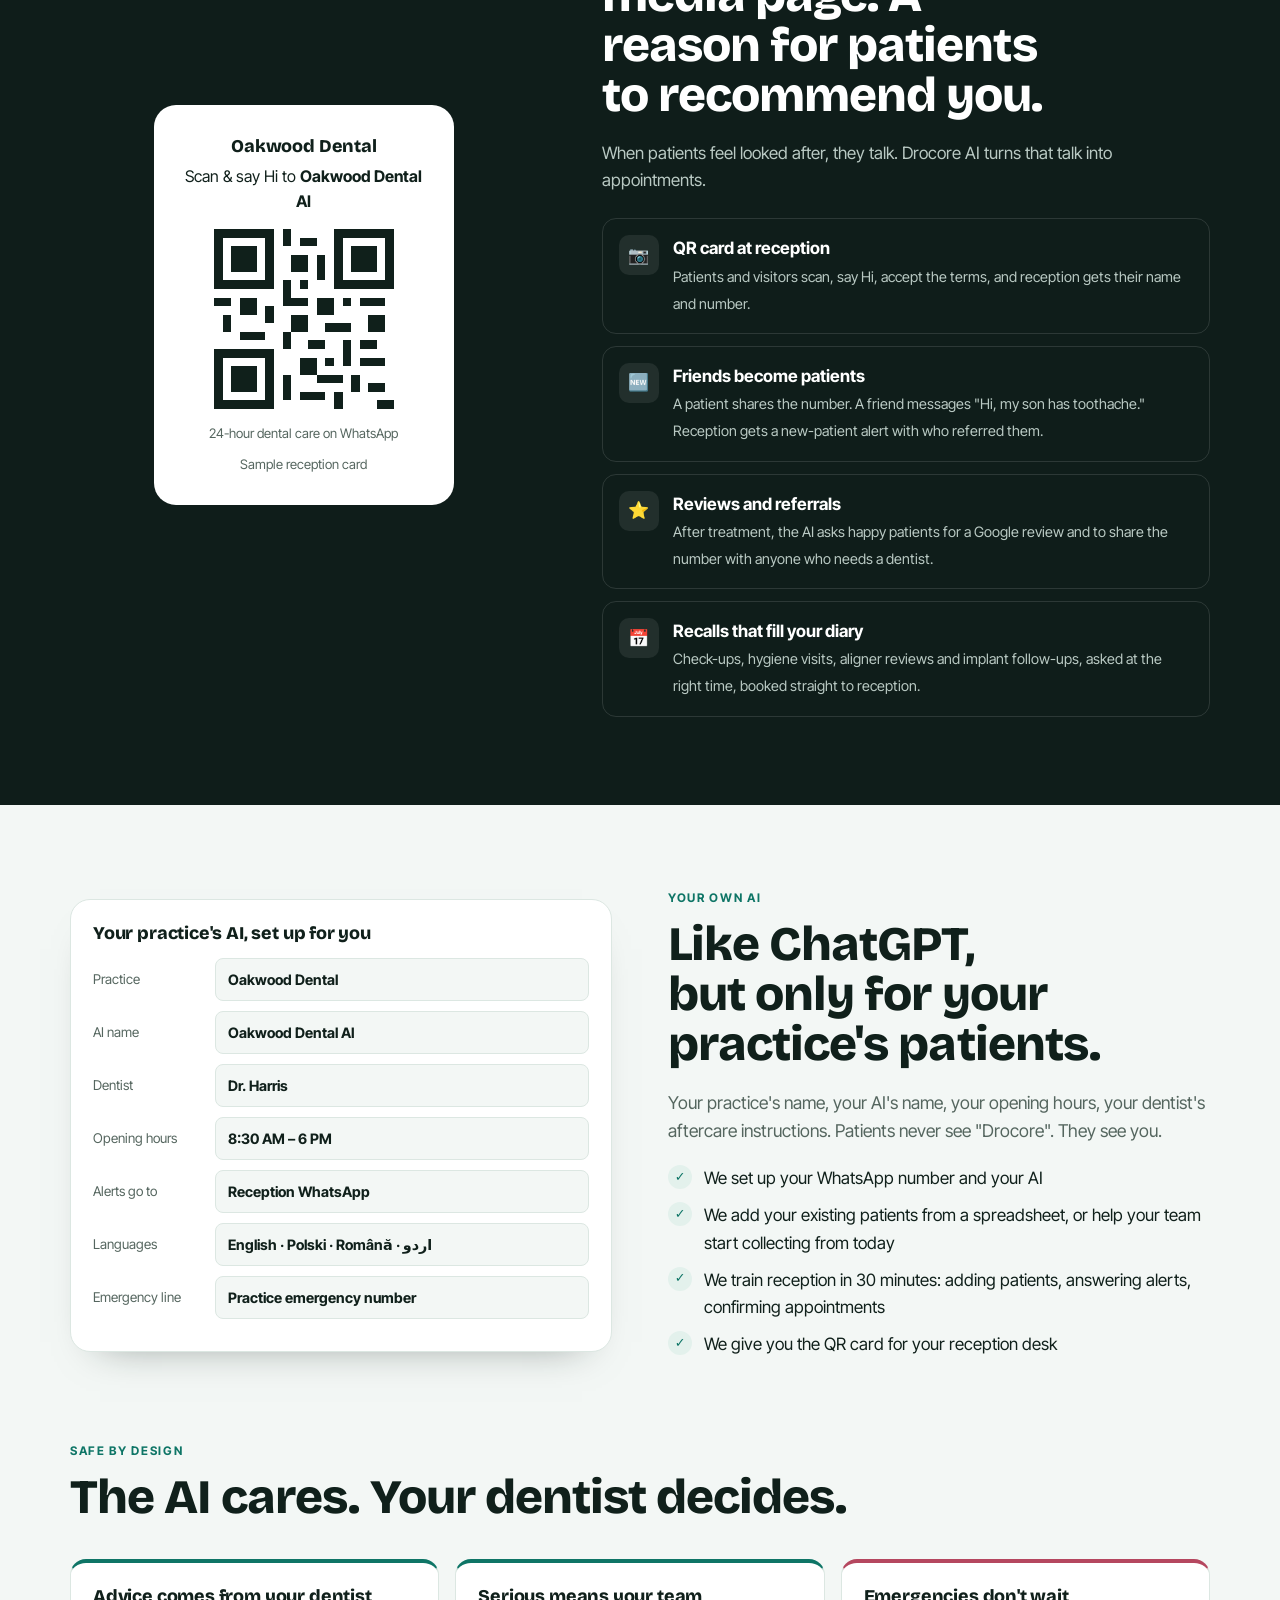
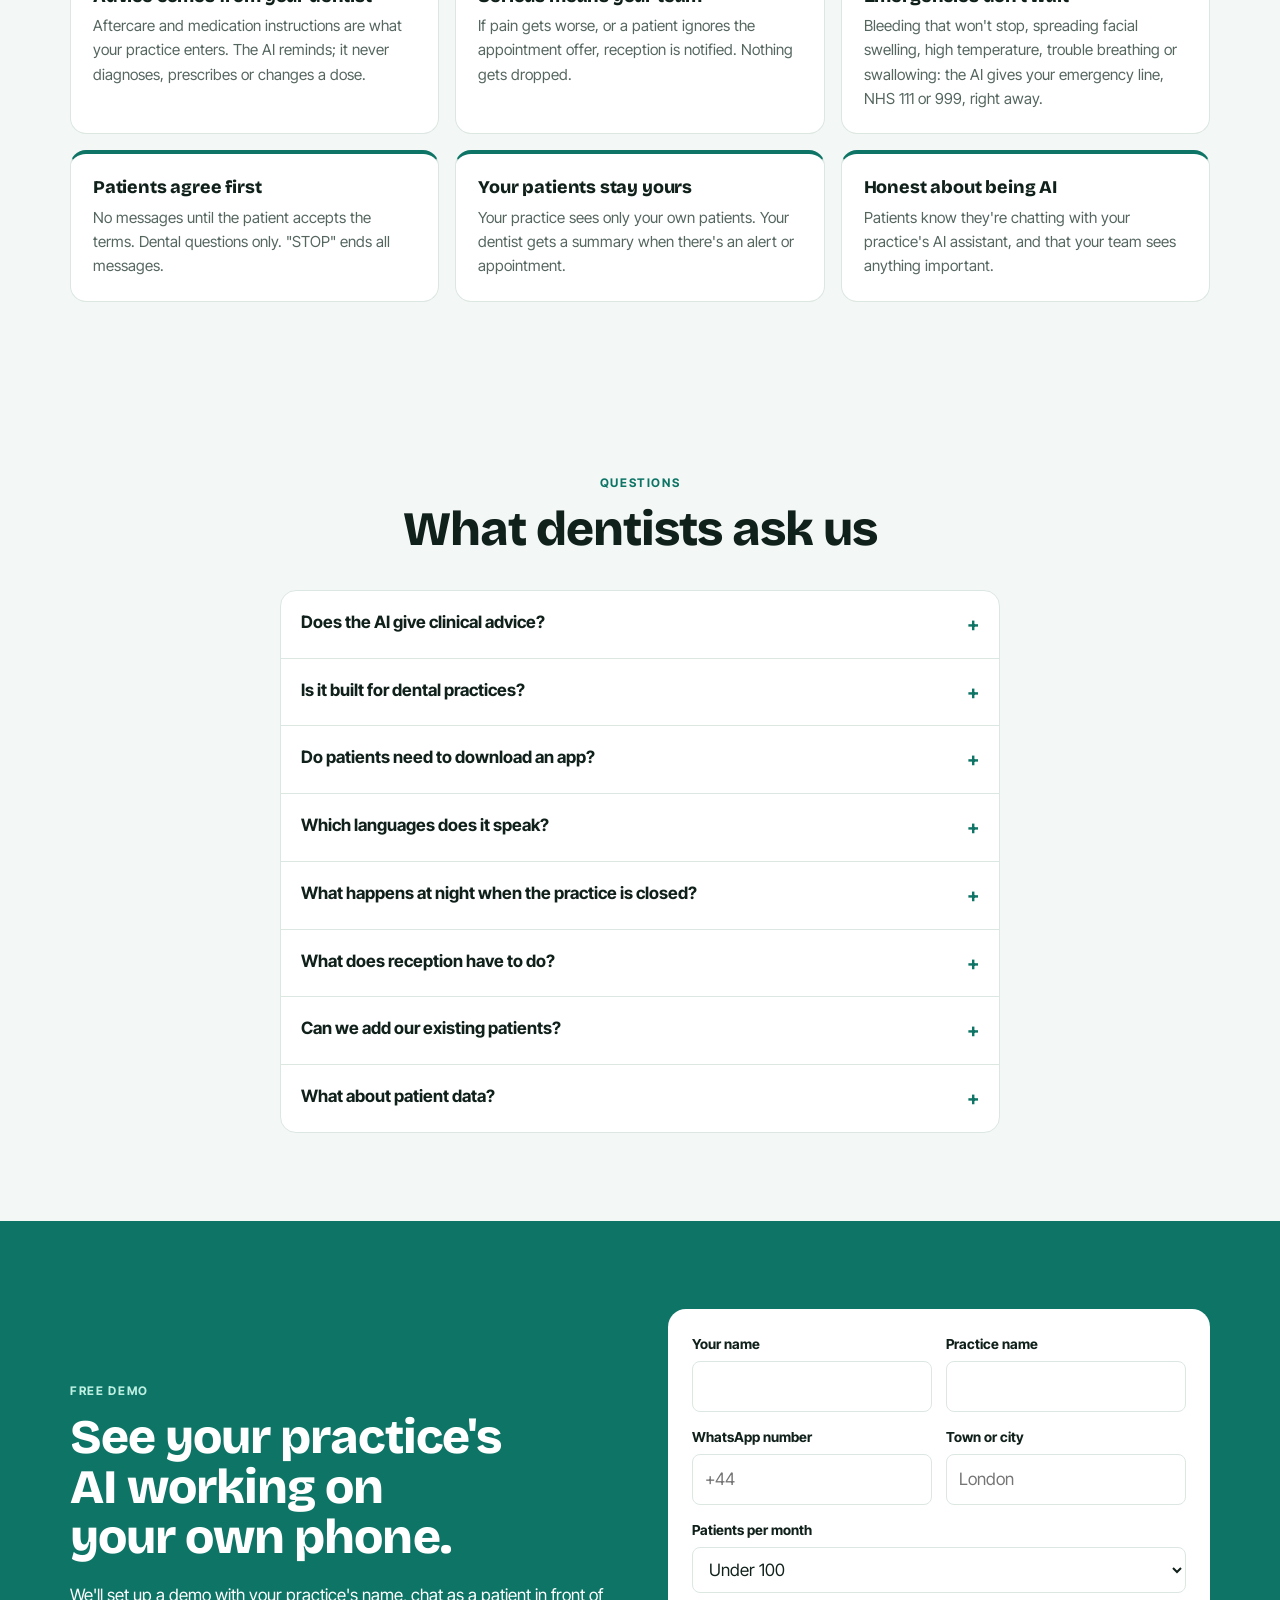
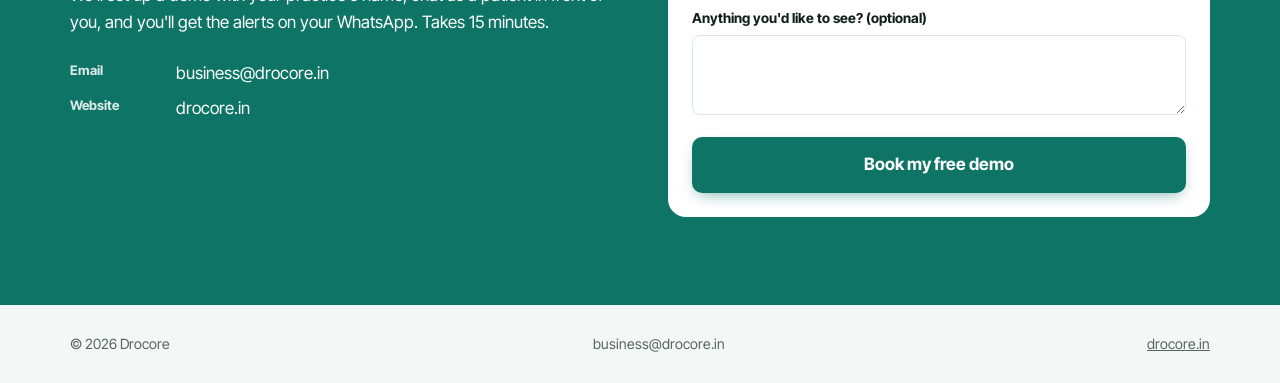
<file: drocore-ai.html>
<!doctype html>
<html lang="en">
<head>
<meta charset="utf-8">
<meta name="viewport" content="width=device-width, initial-scale=1">
<title>Drocore AI: the AI receptionist for dental practices</title>
<meta name="description" content="Drocore AI looks after your dental patients 24 hours on WhatsApp: aftercare, appointment requests, check-up and hygiene recalls, reviews and urgent-care alerts for your practice.">
<meta property="og:title" content="Drocore AI: the AI receptionist for dental practices">
<meta property="og:description" content="Aftercare, appointment requests, recalls and reviews for your dental patients, 24 hours on WhatsApp.">
<meta property="og:image" content="https://drocore.in/assets/og.png">
<meta name="theme-color" content="#F3F7F5">
<link rel="icon" href="assets/icons/favicon.svg" type="image/svg+xml">
<link rel="apple-touch-icon" href="assets/icons/apple-touch-icon.png">
<style>
@font-face { font-family: "Bricolage Grotesque"; font-weight: 200 800; font-display: swap; src: url("assets/fonts/bricolage-grotesque-latin-wght-normal.woff2") format("woff2"); }
@font-face { font-family: "Inter Tight"; font-weight: 400; font-display: swap; src: url("assets/fonts/inter-tight-latin-400-normal.woff2") format("woff2"); }
@font-face { font-family: "Inter Tight"; font-weight: 600; font-display: swap; src: url("assets/fonts/inter-tight-latin-600-normal.woff2") format("woff2"); }
@font-face { font-family: "Inter Tight"; font-weight: 700; font-display: swap; src: url("assets/fonts/inter-tight-latin-700-normal.woff2") format("woff2"); }
:root {
  --bg: #F3F7F5; --white: #fff; --ink: #10201B; --muted: #55665F; --line: #DCE7E2;
  --teal: #0E7566; --teal-dark: #0B5E52; --mint: #E3F1EC; --rose: #B5475F; --night: #0F1D1A;
  --wa-head: #0B5E52; --wa-bg: #EFE7DD; --wa-out: #D9FDD3;
  --display: "Bricolage Grotesque", "Arial Black", system-ui, sans-serif;
  --sans: "Inter Tight", system-ui, sans-serif;
}
*, *::before, *::after { box-sizing: border-box; }
html { scroll-behavior: smooth; -webkit-text-size-adjust: 100%; }
body { margin: 0; background: var(--bg); color: var(--ink); font: 400 1.0625rem/1.6 var(--sans); }
img, svg { max-width: 100%; display: block; }
a { color: inherit; }
button, input, select, textarea { font: inherit; color: inherit; }
:focus-visible { outline: 3px solid var(--teal); outline-offset: 3px; }
.wrap { width: min(1140px, 100% - 32px); margin-inline: auto; }
h1, h2, h3 { font-family: var(--display); font-weight: 800; line-height: 1.05; letter-spacing: -.02em; margin: 0 0 .4em; text-wrap: balance; }
h1 { font-size: clamp(2.5rem, 6vw, 4.4rem); }
h2 { font-size: clamp(1.9rem, 4vw, 3rem); }
h3 { font-size: 1.12rem; letter-spacing: -.01em; line-height: 1.25; }
p { margin: 0 0 1em; }
.eyebrow { display: block; font: 700 .74rem/1 var(--sans); letter-spacing: .14em; text-transform: uppercase; color: var(--teal); margin-bottom: 14px; }
.lead { font-size: 1.1rem; color: var(--muted); max-width: 60ch; }
.center { text-align: center; }
.center .lead { margin-inline: auto; }
section { padding: 88px 0; }
.alt { background: var(--white); border-block: 1px solid var(--line); }

.btn { display: inline-flex; align-items: center; gap: 8px; border: 0; cursor: pointer; text-decoration: none; font-weight: 700; padding: 14px 22px; border-radius: 10px; background: var(--teal); color: #fff; box-shadow: 0 6px 16px -6px rgba(14, 117, 102, .6); }
.btn:hover { background: var(--teal-dark); }
.btn.ghost { background: var(--white); color: var(--ink); box-shadow: inset 0 0 0 1px var(--line); }
.btn.ghost:hover { background: var(--mint); }

/* Top bar: logo + demo button only */
.top { position: sticky; top: 0; z-index: 30; background: rgba(243, 247, 245, .9); backdrop-filter: blur(8px); border-bottom: 1px solid var(--line); }
.top .wrap { display: flex; align-items: center; justify-content: space-between; height: 64px; }
.brand { display: flex; align-items: center; gap: 10px; text-decoration: none; font: 800 1.2rem var(--display); letter-spacing: -.01em; }
.brand img { height: 36px; width: auto; }
.top .btn { padding: 10px 16px; font-size: .92rem; }

/* Hero */
.hero { padding: 72px 0 80px; }
.hero .wrap { display: grid; grid-template-columns: 1.25fr 1fr; gap: 56px; align-items: center; }
.hero h1 .hl { color: var(--teal); }
.hero .actions { display: flex; gap: 12px; flex-wrap: wrap; margin: 26px 0 22px; }
.langs { display: flex; flex-wrap: wrap; gap: 8px; }
.langs span { background: var(--white); border: 1px solid var(--line); border-radius: 20px; padding: 5px 12px; font-size: .86rem; }
.alerts h4 { font: 700 .76rem var(--sans); letter-spacing: .08em; text-transform: uppercase; color: var(--muted); margin: 0 0 12px; }
.alert { display: grid; grid-template-columns: 40px 1fr; gap: 12px; background: var(--white); border: 1px solid var(--line); border-radius: 14px; padding: 14px; margin-bottom: 12px; box-shadow: 0 8px 20px -14px rgba(16, 32, 27, .35); }
.alert i { width: 40px; height: 40px; border-radius: 10px; display: grid; place-items: center; font-style: normal; font-size: 1.1rem; background: var(--mint); }
.alert strong { display: block; font-size: .98rem; }
.alert span { display: block; font-size: .86rem; color: var(--muted); }
.alert small { display: block; font-size: .78rem; color: var(--muted); margin-top: 4px; }

/* Live demo */
.chips { display: flex; flex-wrap: wrap; gap: 8px; justify-content: center; margin: 28px 0 18px; }
.chip { border: 1px solid var(--line); background: var(--white); border-radius: 20px; padding: 8px 14px; font-weight: 600; font-size: .88rem; cursor: pointer; }
.chip[aria-pressed="true"] { background: var(--ink); color: #fff; border-color: var(--ink); }
.namebox { display: flex; align-items: center; gap: 10px; justify-content: center; flex-wrap: wrap; margin-bottom: 26px; }
.namebox label { font-weight: 700; font-size: .92rem; }
.namebox input { padding: 9px 12px; border: 1px solid var(--line); border-radius: 8px; background: var(--white); min-width: 0; width: 220px; }
.phones { text-align: left; display: grid; grid-template-columns: repeat(2, 300px); gap: 36px; justify-content: center; }
.phones figure { margin: 0; }
.phones figcaption { text-align: center; font-weight: 700; font-size: .88rem; color: var(--muted); margin-bottom: 10px; }
.phone { height: 540px; border-radius: 36px; background: #111; padding: 9px; box-shadow: 0 30px 50px -30px rgba(16, 32, 27, .6); }
.screen { height: 100%; border-radius: 28px; overflow: hidden; display: flex; flex-direction: column; background: var(--wa-bg); }
.wa-head { background: var(--wa-head); color: #fff; padding: 14px; display: flex; gap: 10px; align-items: center; }
.wa-head .av { width: 34px; height: 34px; border-radius: 50%; background: #25D366; display: grid; place-items: center; font-weight: 800; }
.wa-head .av.bell { background: #fff; }
.wa-head strong { display: block; font-size: .92rem; line-height: 1.2; }
.wa-head small { font-size: .72rem; opacity: .85; }
.thread { flex: 1; overflow-y: auto; padding: 12px 10px; display: flex; flex-direction: column; gap: 6px; }
.note { align-self: center; background: #E1F1FB; font-size: .72rem; padding: 4px 10px; border-radius: 6px; color: #42545C; }
.msg { max-width: 86%; padding: 7px 10px 16px; border-radius: 8px; font-size: .84rem; line-height: 1.4; position: relative; min-width: 84px; background: #fff; align-self: flex-start; box-shadow: 0 1px 0 rgba(0, 0, 0, .08); white-space: pre-line; animation: pop .25s ease; }
.msg.out { background: var(--wa-out); align-self: flex-end; }
.msg time { position: absolute; right: 8px; bottom: 2px; font-size: .64rem; color: #7A8580; }
.msg.alertmsg { border-left: 4px solid var(--rose); }
@keyframes pop { from { opacity: 0; transform: translateY(6px); } }
.compose { margin: 8px; display: flex; gap: 6px; }
.compose span { flex: 1; background: #fff; border-radius: 20px; padding: 8px 12px; font-size: .78rem; color: #999; }
.compose b { width: 32px; height: 32px; border-radius: 50%; background: #11A68A; }
.replay { display: block; margin: 22px auto 10px; }
.fine { font-size: .84rem; color: var(--muted); text-align: center; }

/* Cards and grids */
.grid3, .grid4 { display: grid; gap: 16px; margin-top: 36px; }
.grid3 { grid-template-columns: repeat(3, 1fr); }
.grid4 { grid-template-columns: repeat(4, 1fr); }
.card { background: var(--white); border: 1px solid var(--line); border-radius: 16px; padding: 22px; min-width: 0; }
.card p { margin: 0; color: var(--muted); font-size: .95rem; }
.card .ic { font-size: 1.3rem; margin-bottom: 12px; display: block; }
.big { font: 800 1.8rem var(--display); color: var(--rose); display: block; margin-bottom: 8px; }
.spec { padding: 16px 18px; }
.spec h3 { font-size: 1rem; margin-bottom: 4px; }
.spec p { font-size: .88rem; }
.steps { display: grid; grid-template-columns: repeat(4, 1fr); margin-top: 36px; background: var(--white); border: 1px solid var(--line); border-radius: 16px; overflow: hidden; }
.steps > div { padding: 24px 22px; min-width: 0; }
.steps > div + div { border-left: 1px solid var(--line); }
.steps b { width: 30px; height: 30px; border-radius: 50%; background: var(--teal); color: #fff; display: grid; place-items: center; margin-bottom: 14px; }
.steps p { color: var(--muted); font-size: .92rem; margin: 0; }

/* Word of mouth */
.dark { background: var(--night); color: #E6EFEB; }
.dark h2 { color: #fff; }
.dark .eyebrow { color: #5FD3BC; }
.wom { display: grid; grid-template-columns: 1fr 1.3fr; gap: 64px; align-items: center; }
.qr { background: #fff; color: var(--ink); border-radius: 22px; padding: 30px; max-width: 300px; margin-inline: auto; text-align: center; }
.qr h3 { margin-bottom: 6px; }
.qr svg { width: 180px; margin: 14px auto; }
.qr p { font-size: .82rem; color: var(--muted); margin: 0; }
.wom-list { display: grid; gap: 12px; margin-top: 24px; }
.wom-list div { display: grid; grid-template-columns: 40px 1fr; gap: 14px; border: 1px solid rgba(255, 255, 255, .12); border-radius: 14px; padding: 16px; }
.wom-list i { font-style: normal; width: 40px; height: 40px; border-radius: 10px; background: rgba(255, 255, 255, .08); display: grid; place-items: center; }
.wom-list strong { display: block; color: #fff; }
.wom-list span { font-size: .9rem; color: #B9C9C3; }

/* Your own AI */
.own { display: grid; grid-template-columns: 1fr 1fr; gap: 56px; align-items: center; }
.setup { background: var(--white); border: 1px solid var(--line); border-radius: 20px; padding: 22px; box-shadow: 0 20px 40px -30px rgba(16, 32, 27, .5); }
.setup h3 { margin-bottom: 14px; }
.setup div { display: grid; grid-template-columns: 110px 1fr; gap: 12px; align-items: center; margin-bottom: 10px; }
.setup span { font-size: .84rem; color: var(--muted); }
.setup b { background: var(--bg); border: 1px solid var(--line); border-radius: 8px; padding: 9px 12px; font-size: .9rem; }
.ticks { list-style: none; padding: 0; margin: 20px 0 0; display: grid; gap: 10px; }
.ticks li { display: grid; grid-template-columns: 26px 1fr; gap: 10px; }
.ticks li::before { content: "✓"; width: 24px; height: 24px; border-radius: 50%; background: var(--mint); color: var(--teal); display: grid; place-items: center; font-weight: 800; font-size: .8rem; }
.safe .card { border-top: 4px solid var(--teal); }
.safe .card.red { border-top-color: var(--rose); }

/* Pricing */
.plans { display: grid; grid-template-columns: repeat(4, 1fr); gap: 16px; margin-top: 36px; }
.plan { position: relative; background: var(--white); border: 1px solid var(--line); border-radius: 16px; padding: 24px; min-width: 0; }
.plan.pop { border: 2px solid var(--teal); }
.plan .tag { position: absolute; top: -12px; left: 20px; background: var(--teal); color: #fff; font-size: .72rem; font-weight: 700; padding: 3px 10px; border-radius: 20px; }
.plan small { color: var(--muted); }
.plan .price { font: 800 2rem var(--display); margin: 14px 0; display: block; }
.plan .price em { font: 400 .86rem var(--sans); color: var(--muted); font-style: normal; }
.plan ul { padding-left: 18px; margin: 0; font-size: .92rem; }
.plan li { margin-bottom: 6px; }
.plan li::marker { color: var(--teal); }

/* FAQ */
.faq { max-width: 720px; margin: 36px auto 0; background: var(--white); border: 1px solid var(--line); border-radius: 16px; overflow: hidden; }
.faq details { border-bottom: 1px solid var(--line); }
.faq details:last-child { border-bottom: 0; }
.faq summary { cursor: pointer; list-style: none; display: flex; justify-content: space-between; gap: 12px; padding: 18px 20px; font-weight: 700; }
.faq summary::-webkit-details-marker { display: none; }
.faq summary::after { content: "+"; color: var(--teal); font-size: 1.2rem; }
.faq details[open] summary::after { content: "−"; }
.faq details p { padding: 0 20px 18px; margin: 0; color: var(--muted); }

/* Demo form */
.demo { background: var(--teal); color: #fff; }
.demo .wrap { display: grid; grid-template-columns: 1fr 1fr; gap: 56px; align-items: center; }
.demo h2 { color: #fff; }
.demo .eyebrow { color: #BDF0E3; }
.demo dl { display: grid; grid-template-columns: 90px 1fr; gap: 8px 16px; margin-top: 24px; }
.demo dt { font-weight: 700; font-size: .82rem; opacity: .85; }
.demo dd { margin: 0; }
.form { background: #fff; color: var(--ink); border-radius: 18px; padding: 24px; display: grid; grid-template-columns: 1fr 1fr; gap: 14px; }
.form label { font-weight: 700; font-size: .86rem; display: block; margin-bottom: 6px; }
.form input, .form select, .form textarea { width: 100%; padding: 11px 12px; border: 1px solid var(--line); border-radius: 8px; background: #fff; }
.form .full { grid-column: 1 / -1; }
.form textarea { min-height: 80px; resize: vertical; }
.form .btn { width: 100%; justify-content: center; }

footer { padding: 28px 0; font-size: .88rem; color: var(--muted); }
footer .wrap { display: flex; justify-content: space-between; gap: 16px; flex-wrap: wrap; }
footer a { color: inherit; }

@media (max-width: 960px) {
  .hero .wrap, .wom, .own, .demo .wrap { grid-template-columns: 1fr; gap: 36px; }
  .grid4, .plans { grid-template-columns: repeat(2, 1fr); }
  .steps { grid-template-columns: 1fr 1fr; }
  .steps > div:nth-child(3) { border-left: 0; }
  .steps > div:nth-child(n+3) { border-top: 1px solid var(--line); }
}
@media (max-width: 680px) {
  section { padding: 64px 0; }
  .grid3, .grid4, .plans, .steps, .form { grid-template-columns: 1fr; }
  .steps > div + div { border-left: 0; border-top: 1px solid var(--line); }
  .phones { grid-template-columns: minmax(0, 300px); }
  .setup div { grid-template-columns: 90px 1fr; }
}
@media (prefers-reduced-motion: reduce) { * { animation: none !important; scroll-behavior: auto !important; } }
</style>
</head>
<body>
<header class="top"><div class="wrap">
  <a class="brand" href="index.html" aria-label="Drocore home"><img src="assets/brand/drocore-logo.svg" alt="Drocore" width="140" height="30"></a>
  <a class="btn" href="#demo">Book a free demo</a>
</div></header>

<main>
<section class="hero"><div class="wrap">
  <div>
    <span class="eyebrow">Drocore AI · For dental practices</span>
    <h1>Your practice's own AI receptionist, <span class="hl">caring for dental patients 24 hours</span> on WhatsApp.</h1>
    <p class="lead">After a filling, an extraction or a hygiene visit, patients message your practice any time. Drocore AI sends aftercare advice, answers worries day and night, books check-ups and hygiene recalls, alerts your dental nurse when someone needs to be seen, and brings their friends and family to your chair.</p>
    <div class="actions"><a class="btn" href="#demo">Book a free demo</a><a class="btn ghost" href="#live">See it working →</a></div>
    <div class="langs" aria-label="Languages"><span>English</span><span>Polski</span><span>Română</span><span>Español</span><span>Português</span><span lang="ur">اردو</span><span lang="pa">ਪੰਜਾਬੀ</span><span lang="ar">العربية</span></div>
  </div>
  <div class="alerts">
    <h4>What your reception receives</h4>
    <div class="alert"><i>🔔</i><div><strong>Appointment request</strong><span>James · wisdom tooth extraction, day 2 · pain worse after eating</span><small>Replied "4:30 PM" · confirmed</small></div></div>
    <div class="alert"><i>⚠️</i><div><strong>Urgent-care alert</strong><span>Emma · facial swelling and temperature after root canal</span><small>Dentist called her at 9:10 AM</small></div></div>
    <div class="alert"><i>🆕</i><div><strong>New patient lead</strong><span>Sophie · son, 8 yrs · toothache · referred by Oliver</span><small>Came through a patient's word of mouth</small></div></div>
    <div class="alert"><i>📅</i><div><strong>Hygiene recall</strong><span>Michael · 6-month check-up and scale &amp; polish · prefers Saturday</span><small>From the Christmas message</small></div></div>
  </div>
</div></section>

<section class="alt" id="live"><div class="wrap center">
  <span class="eyebrow">Live demo</span>
  <h2>Watch the patient's phone and your practice's phone together</h2>
  <p class="lead">Left: what your patient sees on WhatsApp. Right: what your dental nurse or reception receives. Pick a situation.</p>
  <div class="chips" id="chips" role="group" aria-label="Situations"></div>
  <div class="namebox"><label for="clinic-name">Try it with your practice's name:</label><input id="clinic-name" value="Oakwood Dental" maxlength="40"></div>
  <div class="phones">
    <figure><figcaption>📱 Patient's WhatsApp</figcaption><div class="phone"><div class="screen">
      <div class="wa-head"><span class="av" id="ai-initial">O</span><div><strong id="ai-name">Oakwood Dental AI</strong><small>online</small></div></div>
      <div class="thread" id="pt-thread" aria-live="polite"></div>
      <div class="compose" aria-hidden="true"><span>Message</span><b></b></div>
    </div></div></figure>
    <figure><figcaption>📱 Your reception's WhatsApp</figcaption><div class="phone"><div class="screen">
      <div class="wa-head"><span class="av bell">🔔</span><div><strong id="alert-name">Oakwood Dental · Alerts</strong><small>from Drocore AI</small></div></div>
      <div class="thread" id="nurse-thread" aria-live="polite"></div>
      <div class="compose" aria-hidden="true"><span>Reply to the alert</span><b></b></div>
    </div></div></figure>
  </div>
  <button class="btn ghost replay" id="replay" type="button">↻ Play again</button>
  <p class="fine">Demo conversations with example patients. Your practice sets its own AI name, opening hours and aftercare instructions.</p>
</div></section>

<section><div class="wrap">
  <span class="eyebrow">The problem</span>
  <h2>The treatment ends. The connection ends with it.</h2>
  <p class="lead">Patients leave the chair with questions, sore gums and worries. Your team can't follow up with everyone, and the next practice is one search away.</p>
  <div class="grid3">
    <div class="card"><span class="big">11:40 PM</span><h3>Toothache doesn't keep surgery hours</h3><p>Your practice closes at 6 PM. Patients worry at night, search online, and sometimes book with another practice the next morning.</p></div>
    <div class="card"><span class="big">1 receptionist</span><h3>Your front desk is already full</h3><p>Phones, check-ins, payments. Nobody has time to check on every patient after an extraction, or chase overdue hygiene recalls.</p></div>
    <div class="card"><span class="big">Paid ads</span><h3>Social media is a fight for attention</h3><p>Every practice is posting and boosting. A patient who feels looked after, and tells their family, is worth more than any advert.</p></div>
  </div>

  <div style="margin-top:88px">
  <span class="eyebrow">Every dental service</span>
  <h2>Built for every patient who needs care between appointments.</h2>
  <p class="lead">Dental patients come back for years. The ones who feel looked after stay with you, and bring their families.</p>
  <div class="grid4">
    <div class="card spec"><h3>🦷 General dentistry</h3><p>Check-up reminders, aftercare for fillings and crowns</p></div>
    <div class="card spec"><h3>✨ Hygiene</h3><p>Scale &amp; polish recalls, gum care tips between visits</p></div>
    <div class="card spec"><h3>🩹 Extractions &amp; oral surgery</h3><p>Day-by-day aftercare, dry socket warning signs</p></div>
    <div class="card spec"><h3>🔬 Root canal</h3><p>Pain check-ins between stages, reminders to finish treatment</p></div>
    <div class="card spec"><h3>😁 Orthodontics &amp; aligners</h3><p>Aligner wear reminders, brace adjustments, retainer checks</p></div>
    <div class="card spec"><h3>🔩 Implants</h3><p>Healing check-ins, review appointments, long-term care</p></div>
    <div class="card spec"><h3>💎 Cosmetic &amp; whitening</h3><p>Whitening aftercare, veneer and bonding follow-ups</p></div>
    <div class="card spec"><h3>🧒 Children's dentistry</h3><p>Family bookings, fluoride and fissure sealant reminders</p></div>
  </div>
  </div>
</div></section>

<section class="alt"><div class="wrap">
  <span class="eyebrow">How it works</span>
  <h2>Four steps. Your dentist only does the first one.</h2>
  <div class="steps">
    <div><b>1</b><h3>The dentist recommends it</h3><p>"Message our practice's AI on this number. It'll look after you until your next appointment." When the dentist says it, patients try it.</p></div>
    <div><b>2</b><h3>Reception adds the patient</h3><p>Name, WhatsApp number, treatment, aftercare instructions, next appointment. Or the patient scans the QR card. The patient accepts the terms with one tap.</p></div>
    <div><b>3</b><h3>The AI cares, 24 hours</h3><p>Aftercare advice, answers in the patient's language, two options when something's wrong, follow-up checks, seasonal messages.</p></div>
    <div><b>4</b><h3>Your team gets the alerts</h3><p>Appointment requests, new patients and recalls arrive on reception's WhatsApp with a short summary. They reply "4:30 PM", the AI confirms with the patient.</p></div>
  </div>

  <div style="margin-top:88px">
  <span class="eyebrow">What it does</span>
  <h2>Everything a caring front desk would do, if it never slept.</h2>
  <div class="grid4">
    <div class="card"><span class="ic">🗣️</span><h3>Speaks like your patients</h3><p>English, Polish, Romanian, Urdu, Punjabi and more, including the casual way people actually type.</p></div>
    <div class="card"><span class="ic">🩹</span><h3>Aftercare, day by day</h3><p>"No hot drinks for 24 hours, and don't rinse until tomorrow." Your dentist's own instructions, sent at the right time.</p></div>
    <div class="card"><span class="ic">🅰️</span><h3>Two options for every problem</h3><p>Safe home-care advice, or an appointment. The patient chooses, and the AI checks back a few hours later.</p></div>
    <div class="card"><span class="ic">🔔</span><h3>Alerts with a summary</h3><p>Reception sees who, which treatment, what happened and what the patient wants. No long chats to read.</p></div>
    <div class="card"><span class="ic">🌙</span><h3>Out-of-hours mode</h3><p>After hours, general advice and the first slot next morning. For dental emergencies, your emergency line or NHS 111 straight away.</p></div>
    <div class="card"><span class="ic">🧠</span><h3>Remembers each patient</h3><p>Treatment history, anxieties, family members, past chats. Nervous patients get extra reassurance.</p></div>
    <div class="card"><span class="ic">🎄</span><h3>Seasonal care</h3><p>Christmas, New Year and Easter messages with simple tooth-care tips, so your practice is remembered all year.</p></div>
    <div class="card"><span class="ic">🛡️</span><h3>Stays on topic</h3><p>Won't write essays, answer junk or play games. One polite line, then silence, so your messaging costs stay low.</p></div>
  </div>
  </div>
</div></section>

<section class="dark"><div class="wrap wom">
  <div class="qr">
    <h3>Oakwood Dental</h3>
    <p style="font-size:1rem;color:var(--ink)">Scan &amp; say Hi to <b>Oakwood Dental AI</b></p>
    <svg viewBox="0 0 21 21" shape-rendering="crispEdges" aria-label="Sample QR code"><path fill="#10201B" d="M0 0h7v7H0zM1 1v5h5V1zM2 2h3v3H2zM14 0h7v7h-7zM15 1v5h5V1zM16 2h3v3h-3zM0 14h7v7H0zM1 15v5h5v-5zM2 16h3v3H2zM8 0h1v2H8zM10 1h2v1h-2zM9 3h2v2H9zM12 3h1v3h-1zM8 6h1v2H8zM10 6h1v1h-1zM8 8h3v1H8zM0 8h2v1H0zM3 8h2v2H3zM6 9h1v2H6zM1 10h1v2H1zM12 8h2v2h-2zM15 8h1v1h-1zM17 8h3v1h-3zM9 10h2v2H9zM13 11h3v1h-3zM18 10h2v2h-2zM3 12h3v1H3zM8 12h1v2H8zM11 13h2v1h-2zM15 13h1v3h-1zM17 13h2v1h-2zM10 15h2v2h-2zM13 15h1v1h-1zM17 15h3v1h-3zM8 17h1v3H8zM12 17h3v1h-3zM16 17h1v2h-1zM18 18h2v1h-2zM10 19h3v1h-3zM14 19h1v2h-1zM19 20h2v1h-2z"/></svg>
    <p>24-hour dental care on WhatsApp</p>
    <p style="margin-top:10px">Sample reception card</p>
  </div>
  <div>
    <span class="eyebrow">Word-of-mouth growth</span>
    <h2>Not another social media page. A reason for patients to recommend you.</h2>
    <p style="color:#B9C9C3">When patients feel looked after, they talk. Drocore AI turns that talk into appointments.</p>
    <div class="wom-list">
      <div><i>📷</i><p style="margin:0"><strong>QR card at reception</strong><span>Patients and visitors scan, say Hi, accept the terms, and reception gets their name and number.</span></p></div>
      <div><i>🆕</i><p style="margin:0"><strong>Friends become patients</strong><span>A patient shares the number. A friend messages "Hi, my son has toothache." Reception gets a new-patient alert with who referred them.</span></p></div>
      <div><i>⭐</i><p style="margin:0"><strong>Reviews and referrals</strong><span>After treatment, the AI asks happy patients for a Google review and to share the number with anyone who needs a dentist.</span></p></div>
      <div><i>📅</i><p style="margin:0"><strong>Recalls that fill your diary</strong><span>Check-ups, hygiene visits, aligner reviews and implant follow-ups, asked at the right time, booked straight to reception.</span></p></div>
    </div>
  </div>
</div></section>

<section><div class="wrap">
  <div class="own">
    <div class="setup">
      <h3>Your practice's AI, set up for you</h3>
      <div><span>Practice</span><b>Oakwood Dental</b></div>
      <div><span>AI name</span><b>Oakwood Dental AI</b></div>
      <div><span>Dentist</span><b>Dr. Harris</b></div>
      <div><span>Opening hours</span><b>8:30 AM – 6 PM</b></div>
      <div><span>Alerts go to</span><b>Reception WhatsApp</b></div>
      <div><span>Languages</span><b>English · Polski · Română · اردو</b></div>
      <div><span>Emergency line</span><b>Practice emergency number</b></div>
    </div>
    <div>
      <span class="eyebrow">Your own AI</span>
      <h2>Like ChatGPT, but only for your practice's patients.</h2>
      <p class="lead">Your practice's name, your AI's name, your opening hours, your dentist's aftercare instructions. Patients never see "Drocore". They see you.</p>
      <ul class="ticks">
        <li>We set up your WhatsApp number and your AI</li>
        <li>We add your existing patients from a spreadsheet, or help your team start collecting from today</li>
        <li>We train reception in 30 minutes: adding patients, answering alerts, confirming appointments</li>
        <li>We give you the QR card for your reception desk</li>
      </ul>
    </div>
  </div>

  <div class="safe" style="margin-top:88px">
    <span class="eyebrow">Safe by design</span>
    <h2>The AI cares. Your dentist decides.</h2>
    <div class="grid3">
      <div class="card"><h3>Advice comes from your dentist</h3><p>Aftercare and medication instructions are what your practice enters. The AI reminds; it never diagnoses, prescribes or changes a dose.</p></div>
      <div class="card"><h3>Serious means your team</h3><p>If pain gets worse, or a patient ignores the appointment offer, reception is notified. Nothing gets dropped.</p></div>
      <div class="card red"><h3>Emergencies don't wait</h3><p>Bleeding that won't stop, spreading facial swelling, high temperature, trouble breathing or swallowing: the AI gives your emergency line, NHS 111 or 999, right away.</p></div>
      <div class="card"><h3>Patients agree first</h3><p>No messages until the patient accepts the terms. Dental questions only. "STOP" ends all messages.</p></div>
      <div class="card"><h3>Your patients stay yours</h3><p>Your practice sees only your own patients. Your dentist gets a summary when there's an alert or appointment.</p></div>
      <div class="card"><h3>Honest about being AI</h3><p>Patients know they're chatting with your practice's AI assistant, and that your team sees anything important.</p></div>
    </div>
  </div>
</div></section>


<section><div class="wrap center">
  <span class="eyebrow">Questions</span>
  <h2>What dentists ask us</h2>
  <div class="faq" style="text-align:left">
    <details><summary>Does the AI give clinical advice?</summary><p>No. It shares your dentist's aftercare instructions and general tooth-care tips, and sends anything serious to your team. It never diagnoses or prescribes.</p></details>
    <details><summary>Is it built for dental practices?</summary><p>Yes. Its aftercare, recalls and alerts are designed around dental treatments: extractions, root canals, fillings, hygiene, orthodontics, implants and cosmetic work.</p></details>
    <details><summary>Do patients need to download an app?</summary><p>No. Everything happens on WhatsApp, which your patients already use.</p></details>
    <details><summary>Which languages does it speak?</summary><p>English, Polish, Romanian, Spanish, Portuguese, Urdu, Punjabi, Arabic and more. It replies in the patient's language.</p></details>
    <details><summary>What happens at night when the practice is closed?</summary><p>The AI answers general questions, offers the first slot next morning, and for dental emergencies gives your emergency line or NHS 111 straight away.</p></details>
    <details><summary>What does reception have to do?</summary><p>Add patients after treatment (or let them scan the QR card), and reply to alerts. A short reply like "4:30 PM" is enough; the AI confirms with the patient.</p></details>
    <details><summary>Can we add our existing patients?</summary><p>Yes. We import them from a spreadsheet during setup, and each patient accepts the terms before the AI starts.</p></details>
    <details><summary>What about patient data?</summary><p>Each practice sees only its own patients. Patients agree to the terms first, can stop messages any time with STOP, and can ask for their data to be deleted.</p></details>
  </div>
</div></section>

<section class="demo" id="demo"><div class="wrap">
  <div>
    <span class="eyebrow">Free demo</span>
    <h2>See your practice's AI working on your own phone.</h2>
    <p>We'll set up a demo with your practice's name, chat as a patient in front of you, and you'll get the alerts on your WhatsApp. Takes 15 minutes.</p>
    <dl><dt>Email</dt><dd>business@drocore.in</dd><dt>Website</dt><dd>drocore.in</dd></dl>
  </div>
  <form class="form" id="demo-form">
    <div><label for="d-name">Your name</label><input id="d-name" required autocomplete="name"></div>
    <div><label for="d-clinic">Practice name</label><input id="d-clinic" required autocomplete="organization"></div>
    <div><label for="d-phone">WhatsApp number</label><input id="d-phone" type="tel" placeholder="+44" required autocomplete="tel"></div>
    <div><label for="d-city">Town or city</label><input id="d-city" placeholder="London" autocomplete="address-level2"></div>
    <div class="full"><label for="d-size">Patients per month</label><select id="d-size"><option>Under 100</option><option>100 – 300</option><option>300 – 700</option><option>700+</option></select></div>
    <div class="full"><label for="d-note">Anything you'd like to see? (optional)</label><textarea id="d-note"></textarea></div>
    <div class="full"><button class="btn" type="submit">Book my free demo</button></div>
  </form>
</div></section>
</main>

<footer><div class="wrap">
  <span>© <span id="year">2026</span> Drocore</span>
  <span>business@drocore.in</span>
  <a href="index.html">drocore.in</a>
</div></footer>

<script>
(function () {
  var WA = '918056563551';
  var $ = function (id) { return document.getElementById(id); };
  $('year').textContent = new Date().getFullYear();

  /* Scenario script: [side, text, time]  side: n = note, a = AI, p = patient, alert = reception alert, r = reception reply */
  var S = {
    'Pain after an extraction': [
      ['n', 'Day 0 · after wisdom tooth extraction'],
      ['a', 'Hi James 👋 I\'m {AI}, the assistant for {CLINIC}. I\'ll keep an eye on you for the next few days. For today: no hot drinks, no rinsing, and rest with your head raised.', '11:31 AM'],
      ['p', 'Thanks, will do', '11:32 AM'],
      ['n', 'Day 2 · 1:15 PM'],
      ['p', 'The pain is getting worse after eating', '1:15 PM'],
      ['a', 'Sorry to hear that, James. Two options:\n1 Warm salt-water rinses, soft food and the painkillers your dentist advised\n2 Come in so the dentist can check for dry socket\nWhich would you like?', '1:16 PM'],
      ['p', '2', '1:17 PM'],
      ['alert', '🔔 Appointment request\nJames · wisdom tooth extraction, day 2\nPain worse after eating. Wants to be seen today.', '1:17 PM'],
      ['r', '4:30 PM', '1:20 PM'],
      ['a', 'Done ✅ {DOCTOR} will see you today at 4:30 PM. Stick to soft food until then.', '1:20 PM']
    ],
    'Urgent swelling': [
      ['n', 'Saturday · 8:05 AM'],
      ['p', 'My face is swollen and I have a temperature since my root canal', '8:05 AM'],
      ['a', 'Thank you for telling me, Emma. Swelling with a temperature needs a dentist today. I have alerted the practice and they will call you shortly. If breathing or swallowing becomes difficult, call 999 now.', '8:05 AM'],
      ['alert', '⚠️ Urgent-care alert\nEmma · root canal, stage 1\nFacial swelling and temperature since this morning.', '8:05 AM'],
      ['r', 'Calling her now', '8:07 AM'],
      ['a', 'The practice is calling you now, Emma. Please keep your phone close.', '8:07 AM']
    ],
    'Friend becomes a patient': [
      ['n', 'Thursday · 6:40 PM'],
      ['p', 'Hi, my son has toothache. Oliver gave me this number.', '6:40 PM'],
      ['a', 'Hi! I\'m {AI}, the assistant for {CLINIC}. Sorry he\'s in pain. May I have your name and his age?', '6:41 PM'],
      ['p', 'Sophie. He\'s 8.', '6:42 PM'],
      ['a', 'Thank you, Sophie. Shall I ask the practice for an appointment tomorrow morning?', '6:42 PM'],
      ['p', 'Yes please', '6:43 PM'],
      ['alert', '🆕 New patient lead\nSophie · son, 8 yrs · toothache\nReferred by Oliver. Wants an appointment tomorrow morning.', '6:43 PM'],
      ['r', '9:15 AM', '6:50 PM'],
      ['a', 'Booked ✅ Tomorrow at 9:15 AM at {CLINIC}. See you then!', '6:50 PM']
    ],
    'Christmas & hygiene recall': [
      ['n', 'Christmas Eve'],
      ['a', 'Merry Christmas, Michael! 🎄 Go easy on the sweets and brush before bed. Your 6-month check-up and scale & polish are due. Shall I book you in?', '9:00 AM'],
      ['p', 'Saturday mornings are best', '9:30 AM'],
      ['alert', '📅 Hygiene recall\nMichael · check-up and scale & polish\nPrefers Saturday mornings.', '9:30 AM'],
      ['r', 'Sat 10 AM', '9:45 AM'],
      ['a', 'Booked ✅ Saturday at 10 AM. See you then!', '9:45 AM']
    ]
  };
  var names = Object.keys(S), current = names[0], timers = [];
  var pt = $('pt-thread'), nurse = $('nurse-thread');

  function parts() {
    var clinic = ($('clinic-name').value || 'Oakwood Dental').trim();
    var base = clinic.replace(/\s*(dental|dentistry|dental practice|dental care|clinic|practice|surgery)\s*$/i, '') || clinic;
    return { clinic: clinic, ai: clinic + ' AI', doctor: 'The dentist', initial: base.charAt(0).toUpperCase() };
  }
  function fill(t) { var p = parts(); return t.replace(/\{CLINIC\}/g, p.clinic).replace(/\{AI\}/g, p.ai).replace(/\{DOCTOR\}/g, p.doctor); }
  function header() {
    var p = parts();
    $('ai-name').textContent = p.ai;
    $('ai-initial').textContent = p.initial;
    $('alert-name').textContent = p.clinic + ' · Alerts';
  }
  function add(box, cls, text, time) {
    var m = document.createElement(cls === 'note' ? 'div' : 'p');
    m.className = cls === 'note' ? 'note' : 'msg ' + cls;
    m.textContent = fill(text);
    if (time) { var t = document.createElement('time'); t.textContent = time; m.appendChild(t); }
    box.appendChild(m); box.scrollTop = box.scrollHeight;
  }
  function play() {
    timers.forEach(clearTimeout); timers = [];
    pt.innerHTML = ''; nurse.innerHTML = '';
    header();
    var still = window.matchMedia('(prefers-reduced-motion: reduce)').matches;
    add(nurse, 'note', 'Alerts from your AI appear here');
    S[current].forEach(function (s, i) {
      var go = function () {
        if (s[0] === 'n') add(pt, 'note', s[1]);
        else if (s[0] === 'a') add(pt, '', s[1], s[2]);
        else if (s[0] === 'p') add(pt, 'out', s[1], s[2] + ' ✓✓');
        else if (s[0] === 'alert') add(nurse, 'alertmsg', s[1], s[2]);
        else if (s[0] === 'r') add(nurse, 'out', s[1], s[2] + ' ✓✓');
      };
      if (still) go(); else timers.push(setTimeout(go, 400 + i * 1300));
    });
  }
  names.forEach(function (n) {
    var b = document.createElement('button');
    b.type = 'button'; b.className = 'chip'; b.textContent = n;
    b.setAttribute('aria-pressed', n === current);
    b.addEventListener('click', function () {
      current = n;
      document.querySelectorAll('.chip').forEach(function (c) { c.setAttribute('aria-pressed', c === b); });
      play();
    });
    $('chips').appendChild(b);
  });
  $('replay').addEventListener('click', play);
  $('clinic-name').addEventListener('change', play);
  $('clinic-name').addEventListener('input', header);
  play();

  $('demo-form').addEventListener('submit', function (e) {
    e.preventDefault();
    var v = function (id) { return $(id).value.trim(); };
    var msg = 'Hi Drocore, I would like a free demo of Drocore AI.\nName: ' + v('d-name') + '\nPractice: ' + v('d-clinic') + '\nWhatsApp: ' + v('d-phone') + '\nTown: ' + (v('d-city') || '-') + '\nPatients per month: ' + v('d-size') + (v('d-note') ? '\nNote: ' + v('d-note') : '');
    window.open('https://wa.me/' + WA + '?text=' + encodeURIComponent(msg), '_blank', 'noopener');
  });
})();
</script>
</body>
</html>
</file>
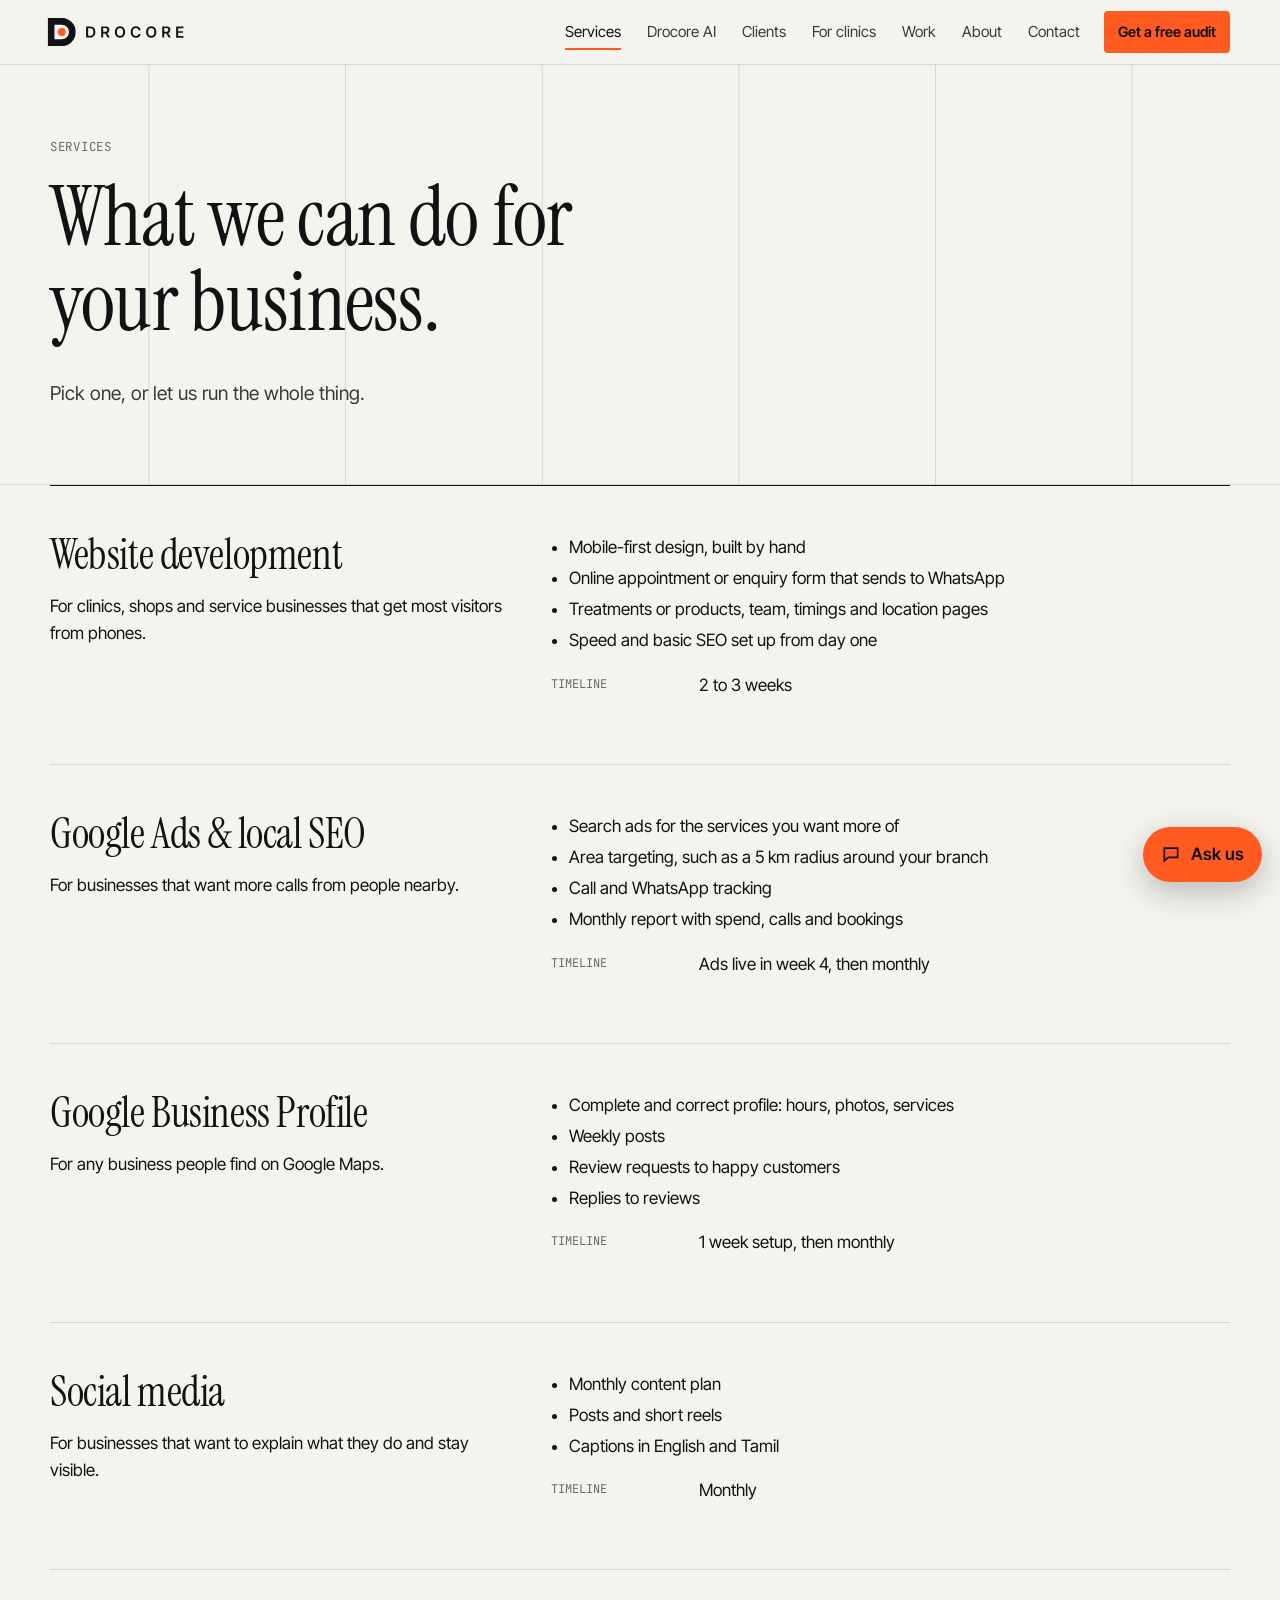
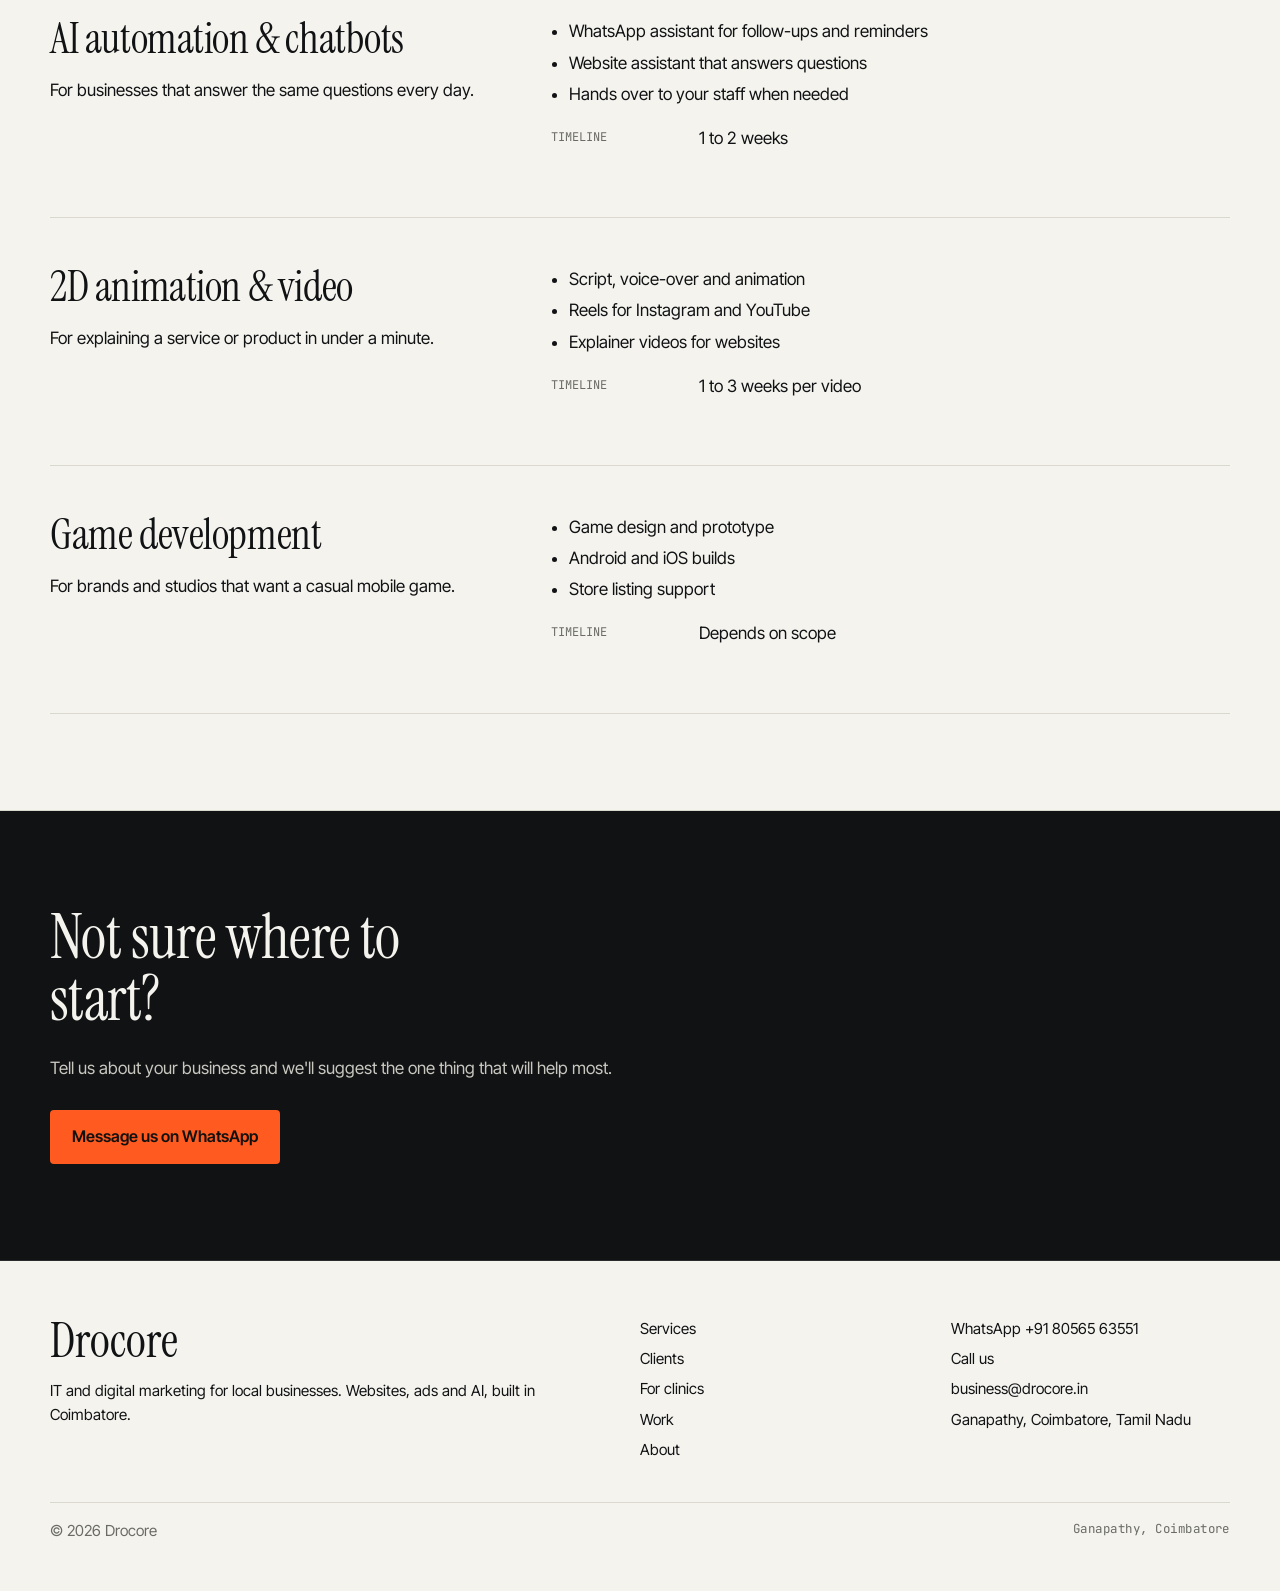
<file: services.html>
<!doctype html>
<html lang="en">
<head>
<meta charset="utf-8">
<meta name="viewport" content="width=device-width, initial-scale=1">
<title>Services: websites, Google Ads, AI chatbots in Coimbatore</title>
<meta name="description" content="Website development, Google Ads, Google Business Profile, social media, AI chatbots, animation and game development in Coimbatore.">
<meta property="og:title" content="Services: websites, Google Ads, AI chatbots in Coimbatore">
<meta property="og:description" content="Website development, Google Ads, Google Business Profile, social media, AI chatbots, animation and game development in Coimbatore.">
<meta property="og:image" content="https://drocore.in/assets/og.png">
<meta name="theme-color" content="#F4F3EE">
<link rel="icon" href="assets/icons/favicon.svg" type="image/svg+xml">
<link rel="apple-touch-icon" href="assets/icons/apple-touch-icon.png">
<link rel="stylesheet" href="css/fonts.css">
<link rel="stylesheet" href="css/style.css">
</head>
<body data-root="">
<a class="visually-hidden" href="#main">Skip to content</a>
<header class="site-header" id="site-header"></header>
<main id="main">
<section class="page-head grid-bg"><div class="wrap"><span class="label">Services</span><h1>What we can do for your business.</h1><p class="lead">Pick one, or let us run the whole thing.</p></div></section>
<section style="padding-top:0"><div class="wrap"><div class="service"><div><h2>Website development</h2><p>For clinics, shops and service businesses that get most visitors from phones.</p></div><div><ul><li>Mobile-first design, built by hand</li><li>Online appointment or enquiry form that sends to WhatsApp</li><li>Treatments or products, team, timings and location pages</li><li>Speed and basic SEO set up from day one</li></ul><dl class="kv"><dt>TIMELINE</dt><dd>2 to 3 weeks</dd></dl></div></div><div class="service"><div><h2>Google Ads & local SEO</h2><p>For businesses that want more calls from people nearby.</p></div><div><ul><li>Search ads for the services you want more of</li><li>Area targeting, such as a 5 km radius around your branch</li><li>Call and WhatsApp tracking</li><li>Monthly report with spend, calls and bookings</li></ul><dl class="kv"><dt>TIMELINE</dt><dd>Ads live in week 4, then monthly</dd></dl></div></div><div class="service"><div><h2>Google Business Profile</h2><p>For any business people find on Google Maps.</p></div><div><ul><li>Complete and correct profile: hours, photos, services</li><li>Weekly posts</li><li>Review requests to happy customers</li><li>Replies to reviews</li></ul><dl class="kv"><dt>TIMELINE</dt><dd>1 week setup, then monthly</dd></dl></div></div><div class="service"><div><h2>Social media</h2><p>For businesses that want to explain what they do and stay visible.</p></div><div><ul><li>Monthly content plan</li><li>Posts and short reels</li><li>Captions in English and Tamil</li></ul><dl class="kv"><dt>TIMELINE</dt><dd>Monthly</dd></dl></div></div><div class="service"><div><h2>AI automation & chatbots</h2><p>For businesses that answer the same questions every day.</p></div><div><ul><li>WhatsApp assistant for follow-ups and reminders</li><li>Website assistant that answers questions</li><li>Hands over to your staff when needed</li></ul><dl class="kv"><dt>TIMELINE</dt><dd>1 to 2 weeks</dd></dl></div></div><div class="service"><div><h2>2D animation & video</h2><p>For explaining a service or product in under a minute.</p></div><div><ul><li>Script, voice-over and animation</li><li>Reels for Instagram and YouTube</li><li>Explainer videos for websites</li></ul><dl class="kv"><dt>TIMELINE</dt><dd>1 to 3 weeks per video</dd></dl></div></div><div class="service"><div><h2>Game development</h2><p>For brands and studios that want a casual mobile game.</p></div><div><ul><li>Game design and prototype</li><li>Android and iOS builds</li><li>Store listing support</li></ul><dl class="kv"><dt>TIMELINE</dt><dd>Depends on scope</dd></dl></div></div></div></section>
<section class="dark cta"><div class="wrap"><h2>Not sure where to start?</h2><p>Tell us about your business and we'll suggest the one thing that will help most.</p><div class="actions"><a class="btn signal" data-wa href="#">Message us on WhatsApp</a></div></div></section>
</main>
<footer class="site-footer" id="site-footer"></footer>
<script src="js/site.js"></script>
<script src="js/chat.js"></script>
<script>N.load().then(function (s) { if (document.title.indexOf(s.company) < 0) document.title += ' · ' + s.company; });</script>
</body>
</html>
</file>
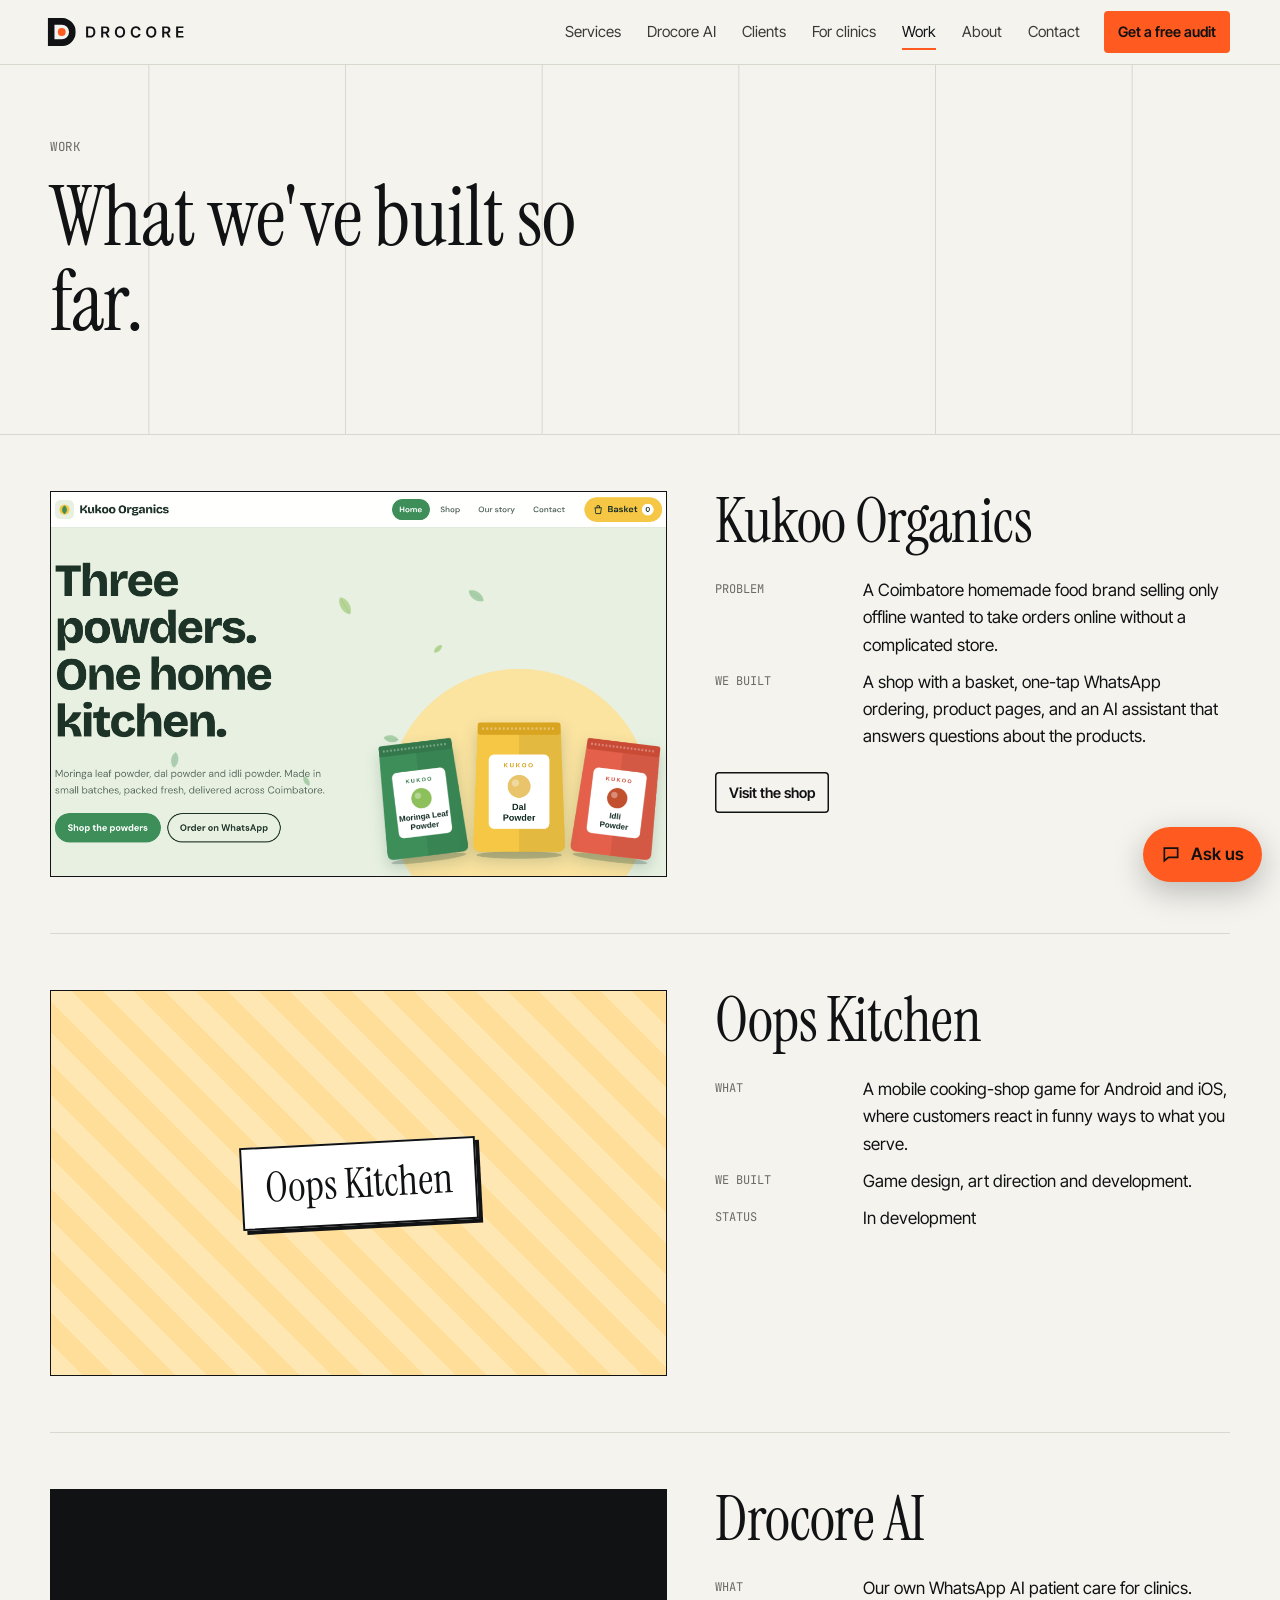
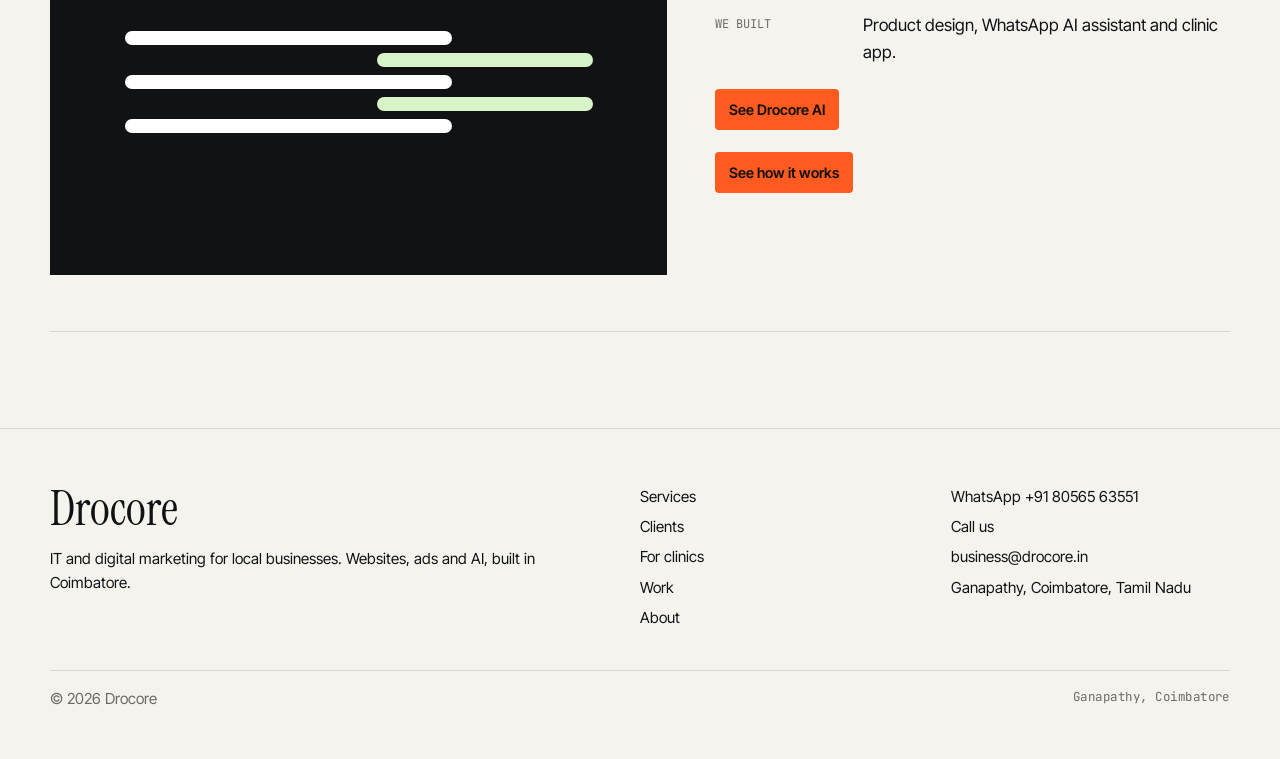
<file: work.html>
<!doctype html>
<html lang="en">
<head>
<meta charset="utf-8">
<meta name="viewport" content="width=device-width, initial-scale=1">
<title>Our work: websites, AI assistants and games</title>
<meta name="description" content="Projects by our Coimbatore team: a homemade food online shop, our mobile cooking game and WhatsApp AI patient care for clinics.">
<meta property="og:title" content="Our work: websites, AI assistants and games">
<meta property="og:description" content="Projects by our Coimbatore team: a homemade food online shop, our mobile cooking game and WhatsApp AI patient care for clinics.">
<meta property="og:image" content="https://drocore.in/assets/og.png">
<meta name="theme-color" content="#F4F3EE">
<link rel="icon" href="assets/icons/favicon.svg" type="image/svg+xml">
<link rel="apple-touch-icon" href="assets/icons/apple-touch-icon.png">
<link rel="stylesheet" href="css/fonts.css">
<link rel="stylesheet" href="css/style.css">
</head>
<body data-root="">
<a class="visually-hidden" href="#main">Skip to content</a>
<header class="site-header" id="site-header"></header>
<main id="main">
<section class="page-head grid-bg"><div class="wrap"><span class="label">Work</span><h1>What we've built so far.</h1></div></section>
<section style="padding-top:0"><div class="wrap">
<article class="case" id="kukoo"><div class="shot"><img src="assets/work/kukoo-organics.png" alt="Homemade food online shop" width="1440" height="721" loading="lazy"></div><div><h2 data-company="kukoo"></h2>
<dl class="kv"><dt>PROBLEM</dt><dd>A Coimbatore homemade food brand selling only offline wanted to take orders online without a complicated store.</dd><dt>WE BUILT</dt><dd>A shop with a basket, one-tap WhatsApp ordering, product pages, and an AI assistant that answers questions about the products.</dd></dl>
<p style="margin-top:22px"><a class="btn line small" data-href="kukoo_url" href="#">Visit the shop</a></p></div></article>
<article class="case" id="oops-kitchen"><div class="shot"><div class="game-tile"><span data-site="game"></span></div></div><div><h2 data-site="game"></h2>
<dl class="kv"><dt>WHAT</dt><dd>A mobile cooking-shop game for Android and iOS, where customers react in funny ways to what you serve.</dd><dt>WE BUILT</dt><dd>Game design, art direction and development.</dd><dt>STATUS</dt><dd>In development</dd></dl></div></article>
<article class="case" id="whatsapp-ai"><div class="shot"><div class="chat-tile"><i></i><i></i><i></i><i></i><i></i></div></div><div><h2>Drocore AI</h2>
<dl class="kv"><dt>WHAT</dt><dd>Our own WhatsApp AI patient care for clinics.</dd><dt>WE BUILT</dt><dd>Product design, WhatsApp AI assistant and clinic app.</dd></dl>
<p style="margin-top:22px"><a class="btn signal small" href="drocore-ai.html">See Drocore AI</a></p>
<p style="margin-top:22px"><a class="btn signal small" href="industries/healthcare.html">See how it works</a></p></div></article>
</div></section>
</main>
<footer class="site-footer" id="site-footer"></footer>
<script src="js/site.js"></script>
<script src="js/chat.js"></script>
<script>N.load().then(function (s) { if (document.title.indexOf(s.company) < 0) document.title += ' · ' + s.company; });</script>
</body>
</html>
</file>
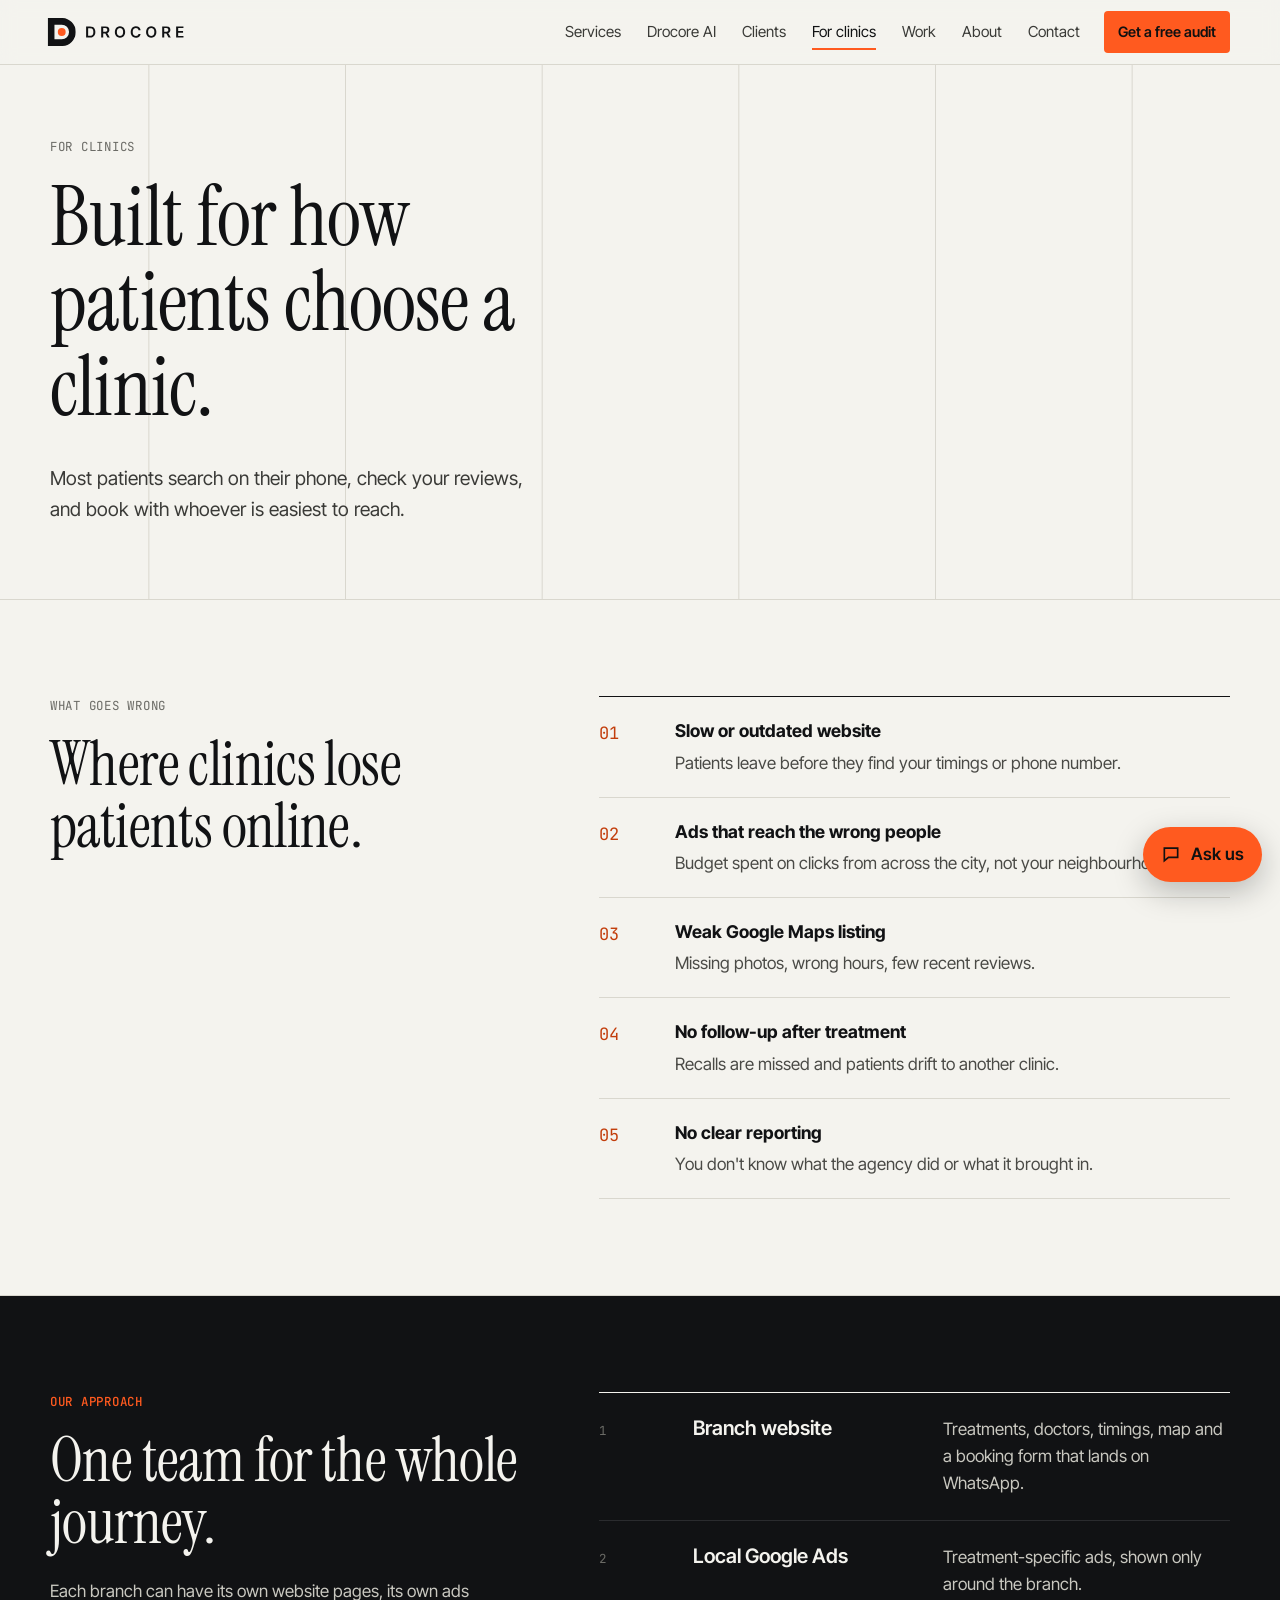
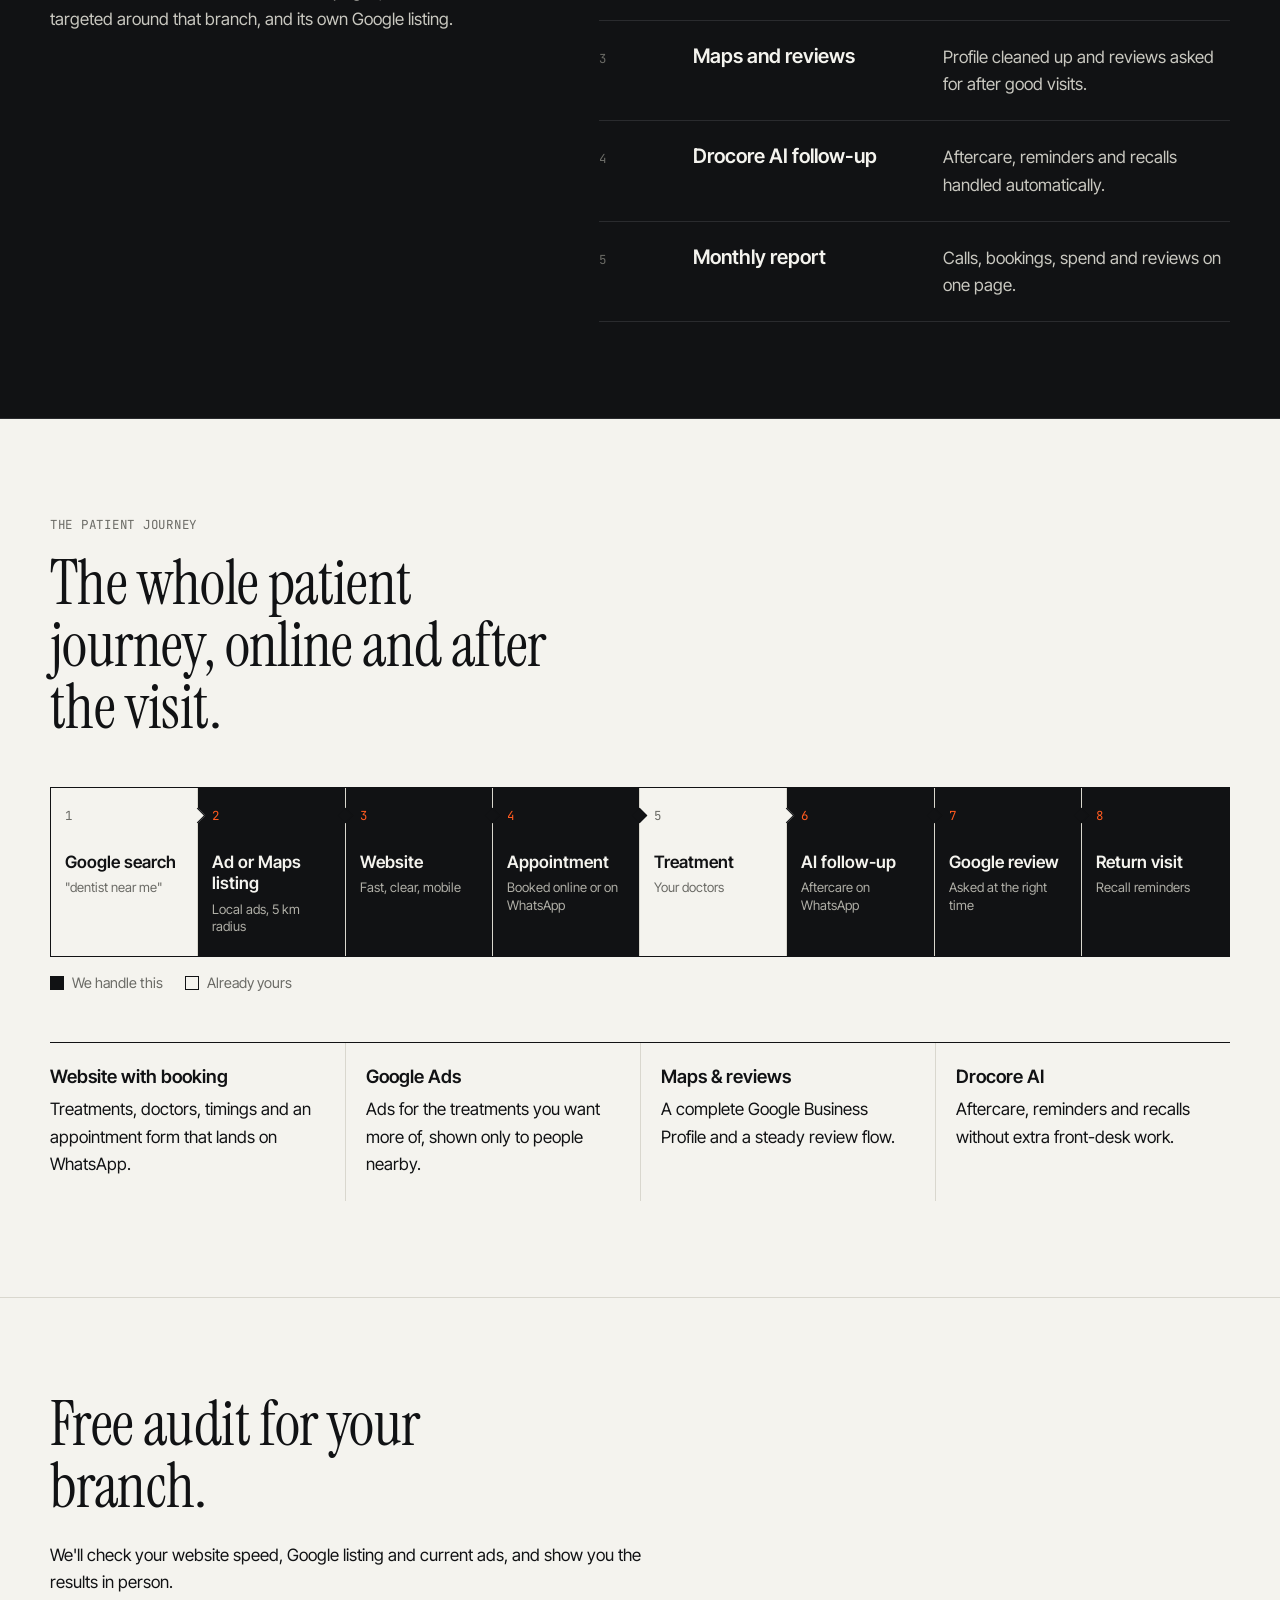
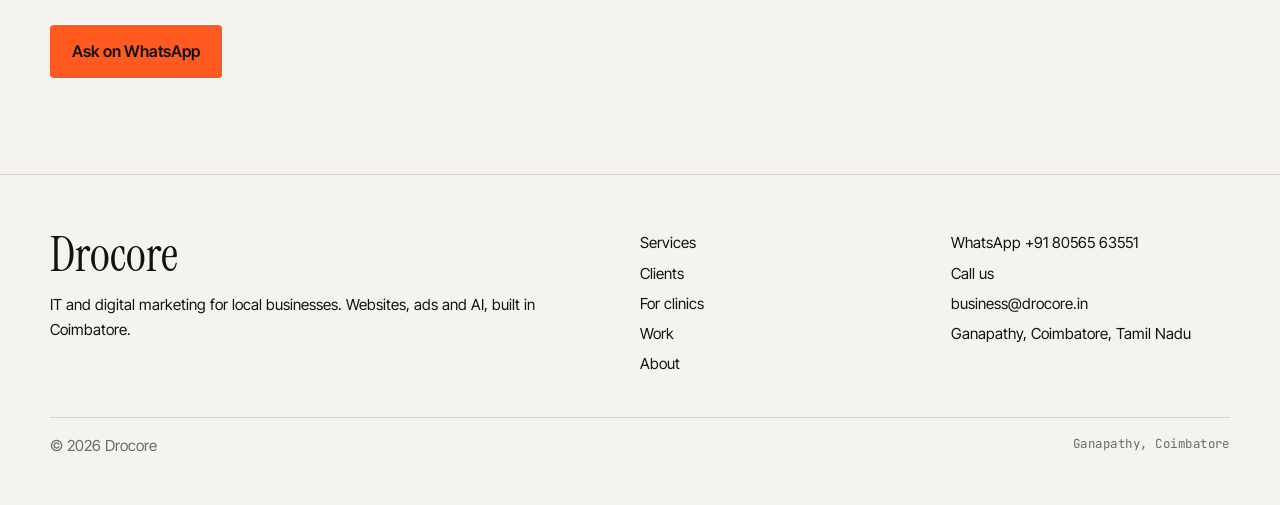
<file: industries/healthcare.html>
<!doctype html>
<html lang="en">
<head>
<meta charset="utf-8">
<meta name="viewport" content="width=device-width, initial-scale=1">
<title>Dental clinic marketing in Coimbatore: websites, Google Ads, WhatsApp AI</title>
<meta name="description" content="How we help dental clinics and hospitals in Coimbatore get found on Google, book more appointments and keep patients coming back.">
<meta property="og:title" content="Dental clinic marketing in Coimbatore: websites, Google Ads, WhatsApp AI">
<meta property="og:description" content="How we help dental clinics and hospitals in Coimbatore get found on Google, book more appointments and keep patients coming back.">
<meta property="og:image" content="https://drocore.in/assets/og.png">
<meta name="theme-color" content="#F4F3EE">
<link rel="icon" href="../assets/icons/favicon.svg" type="image/svg+xml">
<link rel="apple-touch-icon" href="../assets/icons/apple-touch-icon.png">
<link rel="stylesheet" href="../css/fonts.css">
<link rel="stylesheet" href="../css/style.css">
</head>
<body data-root="../">
<a class="visually-hidden" href="#main">Skip to content</a>
<header class="site-header" id="site-header"></header>
<main id="main">
<section class="page-head grid-bg"><div class="wrap"><span class="label">For clinics</span><h1>Built for how patients choose a clinic.</h1><p class="lead">Most patients search on their phone, check your reviews, and book with whoever is easiest to reach.</p></div></section>
<section><div class="wrap split"><div><span class="label">What goes wrong</span><h2>Where clinics lose patients online.</h2></div><ol class="problems">
<li><div><strong>Slow or outdated website</strong><p>Patients leave before they find your timings or phone number.</p></div></li>
<li><div><strong>Ads that reach the wrong people</strong><p>Budget spent on clicks from across the city, not your neighbourhood.</p></div></li>
<li><div><strong>Weak Google Maps listing</strong><p>Missing photos, wrong hours, few recent reviews.</p></div></li>
<li><div><strong>No follow-up after treatment</strong><p>Recalls are missed and patients drift to another clinic.</p></div></li>
<li><div><strong>No clear reporting</strong><p>You don't know what the agency did or what it brought in.</p></div></li>
</ol></div></section>
<section class="dark"><div class="wrap split"><div><span class="label"><b>Our approach</b></span><h2>One team for the whole journey.</h2><p>Each branch can have its own website pages, its own ads targeted around that branch, and its own Google listing.</p></div>
<div class="spec"><div class="spec-row"><span class="mono">1</span><h3>Branch website</h3><p>Treatments, doctors, timings, map and a booking form that lands on WhatsApp.</p></div>
<div class="spec-row"><span class="mono">2</span><h3>Local Google Ads</h3><p>Treatment-specific ads, shown only around the branch.</p></div>
<div class="spec-row"><span class="mono">3</span><h3>Maps and reviews</h3><p>Profile cleaned up and reviews asked for after good visits.</p></div>
<div class="spec-row"><span class="mono">4</span><h3>Drocore AI follow-up</h3><p>Aftercare, reminders and recalls handled automatically.</p></div>
<div class="spec-row"><span class="mono">5</span><h3>Monthly report</h3><p>Calls, bookings, spend and reviews on one page.</p></div></div></div></section>
<section>
  <div class="wrap">
    <span class="label">The patient journey</span>
    <h2 style="max-width:18ch">The whole patient journey, online and after the visit.</h2>
    <ol class="journey">
      <li><span class="mono">1</span><strong>Google search</strong><small>"dentist near me"</small></li>
      <li class="us"><span class="mono">2</span><strong>Ad or Maps listing</strong><small>Local ads, 5 km radius</small></li>
      <li class="us"><span class="mono">3</span><strong>Website</strong><small>Fast, clear, mobile</small></li>
      <li class="us"><span class="mono">4</span><strong>Appointment</strong><small>Booked online or on WhatsApp</small></li>
      <li><span class="mono">5</span><strong>Treatment</strong><small>Your doctors</small></li>
      <li class="us"><span class="mono">6</span><strong>AI follow-up</strong><small>Aftercare on WhatsApp</small></li>
      <li class="us"><span class="mono">7</span><strong>Google review</strong><small>Asked at the right time</small></li>
      <li class="us"><span class="mono">8</span><strong>Return visit</strong><small>Recall reminders</small></li>
    </ol>
    <div class="legend"><span class="us">We handle this</span><span>Already yours</span></div>
    <div class="offer">
      <div><h3>Website with booking</h3><p>Treatments, doctors, timings and an appointment form that lands on WhatsApp.</p></div>
      <div><h3>Google Ads</h3><p>Ads for the treatments you want more of, shown only to people nearby.</p></div>
      <div><h3>Maps &amp; reviews</h3><p>A complete Google Business Profile and a steady review flow.</p></div>
      <div><h3>Drocore AI</h3><p>Aftercare, reminders and recalls without extra front-desk work.</p></div>
    </div>
  </div>
</section>

<section class="cta"><div class="wrap"><h2>Free audit for your branch.</h2><p>We'll check your website speed, Google listing and current ads, and show you the results in person.</p><div class="actions"><a class="btn signal" data-wa="Hi, I'd like a free audit for my clinic." href="#">Ask on WhatsApp</a></div></div></section>
</main>
<footer class="site-footer" id="site-footer"></footer>
<script src="../js/site.js"></script>
<script src="../js/chat.js"></script>
<script>N.load().then(function (s) { if (document.title.indexOf(s.company) < 0) document.title += ' · ' + s.company; });</script>
</body>
</html>
</file>
<file: css/fonts.css>
/* Self-hosted Latin fonts. SIL Open Font Licenses are in assets/fonts/. */
@font-face { font-family: "Instrument Serif"; font-style: normal; font-weight: 400; font-display: swap; src: url("../assets/fonts/instrument-serif-latin-400-normal.woff2") format("woff2"); }
@font-face { font-family: "Instrument Serif"; font-style: italic; font-weight: 400; font-display: swap; src: url("../assets/fonts/instrument-serif-latin-400-italic.woff2") format("woff2"); }
@font-face { font-family: "Inter Tight"; font-style: normal; font-weight: 400; font-display: swap; src: url("../assets/fonts/inter-tight-latin-400-normal.woff2") format("woff2"); }
@font-face { font-family: "Inter Tight"; font-style: normal; font-weight: 500; font-display: swap; src: url("../assets/fonts/inter-tight-latin-500-normal.woff2") format("woff2"); }
@font-face { font-family: "Inter Tight"; font-style: normal; font-weight: 600; font-display: swap; src: url("../assets/fonts/inter-tight-latin-600-normal.woff2") format("woff2"); }
@font-face { font-family: "Inter Tight"; font-style: normal; font-weight: 700; font-display: swap; src: url("../assets/fonts/inter-tight-latin-700-normal.woff2") format("woff2"); }
@font-face { font-family: "Jetbrains Mono"; font-style: normal; font-weight: 400; font-display: swap; src: url("../assets/fonts/jetbrains-mono-latin-400-normal.woff2") format("woff2"); }
@font-face { font-family: "Jetbrains Mono"; font-style: normal; font-weight: 500; font-display: swap; src: url("../assets/fonts/jetbrains-mono-latin-500-normal.woff2") format("woff2"); }
</file>
<file: css/style.css>
/* Spec-sheet precision, Coimbatore engineering, alive */
:root {
  --bg: #F4F3EE;
  --bg-2: #EAE8E0;
  --ink: #111214;
  --muted: #6B6B66;
  --line: #D9D7CE;
  --signal: #FF5A1F;
  --signal-ink: #C23D0B;
  --whatsapp: #1F9D55;
  --wa-bg: #E9E4DA;
  --wrap: 1180px;
  --serif: "Instrument Serif", Georgia, serif;
  --sans: "Inter Tight", system-ui, sans-serif;
  --mono: "JetBrains Mono", ui-monospace, monospace;
}
*, *::before, *::after { box-sizing: border-box; }
html { -webkit-text-size-adjust: 100%; scroll-behavior: smooth; }
body { margin: 0; background: var(--bg); color: var(--ink); font: 400 1.0625rem/1.6 var(--sans); }
img { max-width: 100%; height: auto; display: block; }
a { color: inherit; }
button, input, select, textarea { font: inherit; color: inherit; }
:focus-visible { outline: 2px solid var(--signal); outline-offset: 3px; }
.wrap { width: min(var(--wrap), 100% - 32px); margin-inline: auto; }
.visually-hidden { position: absolute; width: 1px; height: 1px; overflow: hidden; clip: rect(0 0 0 0); white-space: nowrap; }

h1, h2, h3 { margin: 0 0 .4em; font-weight: 400; line-height: 1.02; }
h1, h2 { font-family: var(--serif); letter-spacing: -.01em; }
h1 { font-size: clamp(3rem, 7vw, 5.6rem); }
h2 { font-size: clamp(2.2rem, 5vw, 3.8rem); }
h3 { font-family: var(--sans); font-weight: 600; font-size: 1.15rem; line-height: 1.3; }
p { margin: 0 0 1em; max-width: 64ch; }
.mono { font-family: var(--mono); font-size: .78rem; letter-spacing: .04em; }
.label { font-family: var(--mono); font-size: .78rem; letter-spacing: .06em; text-transform: uppercase; color: var(--muted); display: block; margin-bottom: 18px; }
.label b { color: var(--signal-ink); font-weight: 500; }
.lead { font-size: 1.2rem; color: #3A3A37; max-width: 46ch; }

/* engineering-paper grid */
.grid-bg { background-image: linear-gradient(to right, var(--line) 1px, transparent 1px); background-size: calc(min(var(--wrap), 100vw - 32px) / 6) 100%; background-position: center top; }

/* Header */
.site-header { position: sticky; top: 0; z-index: 40; background: rgba(244, 243, 238, .92); backdrop-filter: blur(8px); border-bottom: 1px solid var(--line); }
.site-header .wrap { display: flex; align-items: center; gap: 24px; height: 64px; }
.logo { display: flex; align-items: center; gap: 10px; text-decoration: none; font-weight: 700; font-size: 1.1rem; letter-spacing: -.01em; white-space: nowrap; }
.logo img { width: auto; height: 44px; margin-left: -9px; }
.nav { display: flex; gap: 26px; margin-left: auto; }
.nav a { text-decoration: none; font-size: .95rem; color: #3A3A37; padding: 6px 0; }
.nav a:hover, .nav a[aria-current="page"] { color: var(--ink); box-shadow: inset 0 -2px var(--signal); }
.menu-btn { display: none; margin-left: auto; background: none; border: 1px solid var(--line); padding: 8px 12px; border-radius: 4px; }
.header-cta { padding: 9px 14px !important; }
@media (max-width: 900px) {
  .nav { position: fixed; inset: 64px 0 auto 0; flex-direction: column; gap: 0; background: var(--bg); border-bottom: 1px solid var(--line); padding: 4px 16px 16px; display: none; }
  .nav.open { display: flex; }
  .nav a { padding: 13px 0; border-bottom: 1px solid var(--line); }
  .menu-btn { display: inline-block; }
  .header-cta { display: none !important; }
}

/* Buttons */
.btn { display: inline-flex; align-items: center; justify-content: center; gap: 10px; text-decoration: none; border: 0; cursor: pointer; font-weight: 600; font-size: 1rem; padding: 14px 22px; border-radius: 4px; background: var(--ink); color: var(--bg); transition: background .15s; }
.btn:hover { background: #2A2B2E; }
.btn.signal { background: var(--signal); color: #111; }
.btn.signal:hover { background: #FF7342; }
.btn.line { background: transparent; color: var(--ink); box-shadow: inset 0 0 0 1.5px var(--ink); }
.btn.line:hover { background: var(--ink); color: var(--bg); }
.btn.wa { background: var(--whatsapp); color: #fff; }
.btn.small { padding: 9px 14px; font-size: .9rem; }
.live { display: inline-flex; align-items: center; gap: 8px; font-family: var(--mono); font-size: .75rem; letter-spacing: .06em; color: var(--muted); }
.live::before { content: ""; width: 8px; height: 8px; border-radius: 50%; background: var(--signal); box-shadow: 0 0 0 0 rgba(255, 90, 31, .6); animation: pulse 2s infinite; }
@keyframes pulse { 70% { box-shadow: 0 0 0 10px rgba(255, 90, 31, 0); } 100% { box-shadow: 0 0 0 0 rgba(255, 90, 31, 0); } }

section { padding: 96px 0; border-bottom: 1px solid var(--line); }
.dark { background: var(--ink); color: var(--bg); border-color: #2A2B2E; }
.dark .label { color: #9A9A93; }
.dark .label b { color: var(--signal); }
.dark p { color: #C9C8C0; }

/* Hero */
.hero { padding: 64px 0 72px; }
.hero .wrap { display: grid; grid-template-columns: minmax(0, 1.3fr) minmax(0, 1fr); gap: 56px; align-items: center; }
.hero h1 { margin-bottom: 26px; }
.hero h1 span { display: block; }
.hero h1 .dim { color: #8C8B84; }
.hero .actions { display: flex; gap: 12px; flex-wrap: wrap; margin-top: 30px; }
.hero .meta { margin-top: 40px; display: flex; gap: 28px; flex-wrap: wrap; }
@media (max-width: 960px) { .hero .wrap { grid-template-columns: 1fr; } }

/* Example growth dashboard: a layout, never a claim of results. */
.growth-dashboard { min-width: 0; background: var(--bg); border: 1px solid var(--ink); padding: 24px; box-shadow: 8px 8px 0 var(--bg-2); }
.dashboard-head { display: flex; justify-content: space-between; align-items: center; padding-bottom: 20px; border-bottom: 1px solid var(--ink); margin-bottom: 24px; }
.sample-tag { color: var(--muted); background: var(--bg-2); padding: 3px 7px; font: .65rem var(--mono); white-space: nowrap; }
.growth-dashboard h2 { font-size: 2.5rem; }
.dashboard-note { font-size: .85rem; color: var(--muted); }
.growth-metrics { display: grid; grid-template-columns: 1fr 1fr; margin: 24px 0; border-top: 1px solid var(--line); }
.growth-metrics > div { padding: 18px 12px 18px 0; border-bottom: 1px solid var(--line); }
.growth-metrics > div:nth-child(even) { padding-left: 16px; border-left: 1px solid var(--line); }
.growth-metrics dt { font-size: .9rem; }
.growth-metrics dd { margin: 4px 0 0; font: 2rem var(--mono); }
.metric-value { display: block; font-variant-numeric: tabular-nums; white-space: nowrap; }
.metric-caption { display: block; font: .65rem var(--mono); text-transform: uppercase; color: var(--muted); }
.metric-star { width: 18px; height: 18px; fill: var(--signal-ink); }
.sparkline { display: block; width: 100%; max-width: 140px; height: 24px; margin-top: 12px; overflow: visible; }
.sparkline path { fill: none; vector-effect: non-scaling-stroke; }
.sparkline-guide { stroke: var(--line); }
.sparkline-trend { stroke: var(--signal-ink); stroke-width: 1.5; stroke-linecap: round; stroke-linejoin: round; }
.dashboard-animating .sparkline-trend { stroke-dasharray: 1; animation: draw-sparkline 1.2s ease-out both; }
@keyframes draw-sparkline { from { stroke-dashoffset: 1; } to { stroke-dashoffset: 0; } }
.dashboard-flow { display: flex; justify-content: space-between; gap: 6px; align-items: center; font-size: .75rem; }
.dashboard-flow span:nth-child(even) { color: var(--signal-ink); }
.dashboard-foot { margin: 20px 0 0; padding-top: 16px; border-top: 1px solid var(--ink); font-size: .65rem; }
@keyframes dot { 50% { transform: translateY(-3px); opacity: .4; } }

/* Companies and industries */
.companies-grid { display: grid; grid-template-columns: repeat(2, 1fr); margin-top: 36px; border: 1px solid var(--line); }
.company-card { display: flex; flex-direction: column; align-items: flex-start; padding: 32px; }
.company-card { border-top: 1px solid var(--line); }
.company-card:nth-child(-n+2) { border-top: 0; }
.company-card:nth-child(even) { border-left: 1px solid var(--line); }
.company-card .mono { color: var(--signal-ink); margin-bottom: 20px; }
.company-card h3 { font: 2.3rem var(--serif); }
.company-card .svc { list-style: none; padding: 0; margin: 4px 0 20px; display: flex; flex-wrap: wrap; gap: 6px; flex: 1; align-content: flex-start; }
.company-card .svc li { border: 1px solid currentColor; padding: 4px 10px; font-size: .82rem; opacity: .85; }
.company-card blockquote { margin: 0 0 22px; padding-left: 16px; border-left: 2px solid var(--signal); }
.company-card blockquote p { font-family: var(--serif); font-size: 1.25rem; line-height: 1.35; margin: 0 0 8px; }
.company-card cite { font-style: normal; font-family: var(--mono); font-size: .75rem; opacity: .75; }
@media (max-width: 1000px) and (min-width: 721px) { .company-card h3 { font-size: 1.9rem; } .company-card { padding: 24px; } }
.dark .company-card .mono { color: var(--signal); }
.dark .company-card .btn.line { color: var(--bg); box-shadow: inset 0 0 0 1px var(--bg); }
.dark .company-card .btn.line:hover { background: var(--bg); color: var(--ink); }
.companies-more { margin: 24px 0 0; }
.industries-strip { padding-block: 56px; }
.industry-links { display: grid; grid-template-columns: repeat(3, 1fr); border-top: 1px solid var(--ink); }
.industry-links > * { padding: 20px 12px 0 0; font-size: 1.25rem; }
@media (max-width: 640px) {
  .companies-grid, .industry-links { grid-template-columns: 1fr; }
  .company-card { padding: 24px; }
  .company-card, .company-card:nth-child(even) { border-left: 0; }
  .company-card:nth-child(2) { border-top: 1px solid var(--line); }
  .industry-links > * + * { border-top: 1px solid var(--line); margin-top: 18px; }
}

/* Spec rows */
.spec { border-top: 1px solid var(--ink); }
.spec-row { display: grid; grid-template-columns: 70px 1.1fr 1.4fr; gap: 24px; padding: 22px 0; border-bottom: 1px solid var(--line); align-items: baseline; }
.spec-row .mono { color: var(--muted); }
.spec-row h3 { margin: 0; font-size: 1.25rem; }
.spec-row p { margin: 0; color: #4A4A46; }
@media (max-width: 720px) { .spec-row { grid-template-columns: 44px 1fr; } .spec-row p { grid-column: 2; } }
.dark .spec { border-color: var(--bg); }
.dark .spec-row { border-color: #2A2B2E; }

.split { display: grid; grid-template-columns: 1fr 1.3fr; gap: 64px; align-items: start; }
@media (max-width: 900px) { .split { grid-template-columns: 1fr; gap: 32px; } }

/* Journey */
.journey { list-style: none; padding: 0; margin: 48px 0 0; display: grid; grid-template-columns: repeat(8, 1fr); border: 1px solid var(--ink); }
.journey li { padding: 18px 14px 20px; border-right: 1px solid var(--line); position: relative; min-height: 150px; background: var(--bg); }
.journey li:last-child { border-right: 0; }
.journey li .mono { color: var(--muted); display: block; margin-bottom: 26px; }
.journey li strong { font-weight: 600; display: block; line-height: 1.25; }
.journey li small { display: block; color: var(--muted); font-size: .82rem; margin-top: 6px; line-height: 1.35; }
.journey li.us { background: var(--ink); color: var(--bg); }
.journey li.us .mono { color: var(--signal); }
.journey li.us small { color: #AFAEA6; }
.journey li:not(:last-child)::after { content: ""; position: absolute; right: -6px; top: 22px; width: 11px; height: 11px; background: var(--bg); border-top: 1px solid var(--ink); border-right: 1px solid var(--ink); transform: rotate(45deg); z-index: 2; }
.journey li.us:not(:last-child)::after { background: var(--ink); }
@media (max-width: 1000px) {
  .journey { grid-template-columns: 1fr 1fr; }
  .journey li { border-bottom: 1px solid var(--line); min-height: 0; }
  .journey li:nth-child(2n) { border-right: 0; }
  .journey li::after { display: none; }
}
.legend { display: flex; gap: 22px; margin-top: 14px; flex-wrap: wrap; }
.legend span { display: inline-flex; gap: 8px; align-items: center; font-size: .9rem; color: var(--muted); }
.legend span::before { content: ""; width: 14px; height: 14px; border: 1px solid var(--ink); background: var(--bg); }
.legend span.us::before { background: var(--ink); }

.offer { display: grid; grid-template-columns: repeat(4, 1fr); gap: 0; margin-top: 48px; border-top: 1px solid var(--ink); }
.offer > div { padding: 22px 20px 6px 0; }
.offer > div + div { padding-left: 20px; border-left: 1px solid var(--line); }
@media (max-width: 900px) { .offer { grid-template-columns: 1fr 1fr; } .offer > div:nth-child(3) { padding-left: 0; border-left: 0; } }
@media (max-width: 560px) { .offer { grid-template-columns: 1fr; } .offer > div + div { padding-left: 0; border-left: 0; border-top: 1px solid var(--line); } }

/* Work */
.work { display: grid; grid-template-columns: 1.3fr 1fr; gap: 28px; }
.work { grid-template-columns: 1fr 1fr; }
.work .proj:first-child { grid-column: 1 / -1; display: grid; grid-template-columns: 1.6fr 1fr; }
.work .proj:first-child .shot { aspect-ratio: 1440 / 721; border-bottom: 0; border-right: 1px solid var(--ink); }
.work .proj:first-child .body { align-self: center; padding: 28px; }
@media (max-width: 900px) { .work .proj:first-child { display: flex; } .work .proj:first-child .shot { border-right: 0; border-bottom: 1px solid var(--ink); } }
@media (max-width: 900px) { .work { grid-template-columns: 1fr; } .work .proj:first-child { grid-row: auto; } }
.proj { position: relative; border: 1px solid var(--ink); background: var(--bg); text-decoration: none; display: flex; flex-direction: column; transition: transform .2s; }
.proj:hover { transform: translate(-3px, -3px); box-shadow: 3px 3px 0 var(--ink); }
.proj::before { content: ""; position: absolute; top: -1px; right: -1px; width: 0; height: 0; border-top: 18px solid var(--signal); border-left: 18px solid transparent; opacity: 0; transition: opacity .2s; }
.proj:hover::before { opacity: 1; }
.proj .shot { border-bottom: 1px solid var(--ink); background: var(--bg-2); aspect-ratio: 16 / 9; overflow: hidden; display: grid; place-items: center; }
.proj .shot img { width: 100%; height: 100%; object-fit: cover; object-position: top; }
.proj .body { padding: 20px 22px 22px; }
.proj .body p { margin: 6px 0 14px; color: #4A4A46; font-size: .97rem; }
.proj dl { margin: 0; display: grid; grid-template-columns: auto 1fr; gap: 4px 14px; font-size: .88rem; }
.proj dt { font-family: var(--mono); font-size: .72rem; color: var(--muted); padding-top: 2px; }
.proj dd { margin: 0; }
.game-tile { width: 100%; height: 100%; display: grid; place-items: center; background: repeating-linear-gradient(45deg, #FFE7B3 0 22px, #FFDE99 22px 44px); }
.game-tile span { font-family: var(--serif); font-size: 2.6rem; background: #fff; padding: 6px 22px; border: 2px solid var(--ink); transform: rotate(-3deg); box-shadow: 4px 4px 0 var(--ink); }
.chat-tile { width: 100%; height: 100%; background: var(--ink); display: flex; flex-direction: column; justify-content: center; gap: 8px; padding: 0 12%; }
.chat-tile i { display: block; height: 14px; border-radius: 8px; font-style: normal; }
.chat-tile i:nth-child(odd) { background: #fff; width: 70%; }
.chat-tile i:nth-child(even) { background: #D7F5C8; width: 46%; align-self: flex-end; }

/* Process */
.process { list-style: none; padding: 0; margin: 0; display: grid; grid-template-columns: repeat(4, 1fr); border-top: 1px solid var(--ink); }
.process li { padding: 20px 20px 0 0; }
.process li + li { padding-left: 20px; border-left: 1px solid var(--line); }
.process .mono { color: var(--signal-ink); display: block; margin-bottom: 30px; }
@media (max-width: 860px) { .process { grid-template-columns: 1fr 1fr; } .process li:nth-child(3) { border-left: 0; padding-left: 0; } .process li { padding-bottom: 24px; } }

/* CTA band */
.cta { text-align: left; }
.cta h2 { max-width: 16ch; }
.cta .actions { display: flex; gap: 12px; flex-wrap: wrap; margin-top: 28px; }

/* Footer */
.site-footer { padding: 56px 0 32px; font-size: .95rem; }
.site-footer .cols { display: grid; grid-template-columns: 2fr 1fr 1fr; gap: 32px; }
.site-footer .big { font-family: var(--serif); font-size: clamp(2rem, 4vw, 3rem); line-height: 1; margin-bottom: 14px; }
.site-footer ul { list-style: none; padding: 0; margin: 0; display: grid; gap: 6px; }
.site-footer a { text-decoration: none; }
.site-footer a:hover { text-decoration: underline; }
.site-footer .fine { max-width: none; margin-top: 40px; padding-top: 16px; border-top: 1px solid var(--line); display: flex; justify-content: space-between; gap: 12px; flex-wrap: wrap; color: var(--muted); }
@media (max-width: 760px) { .site-footer .cols { grid-template-columns: 1fr; } }

/* Inner pages */
.page-head { padding: 72px 0 56px; }
.page-head h1 { font-size: clamp(2.8rem, 7vw, 5.2rem); max-width: 14ch; }
.service { display: grid; grid-template-columns: 1fr 1.5fr; gap: 48px; padding: 48px 0; border-bottom: 1px solid var(--line); }
.service:first-child { border-top: 1px solid var(--ink); }
.service h2 { font-size: clamp(1.9rem, 3.6vw, 2.6rem); }
.service ul { padding-left: 1.1em; margin: 0 0 1em; }
.service li { margin-bottom: 4px; }
.kv { display: grid; grid-template-columns: 130px 1fr; gap: 10px 18px; margin-top: 14px; }
.kv dt { font-family: var(--mono); font-size: .75rem; color: var(--muted); padding-top: 3px; }
.kv dd { margin: 0; }
@media (max-width: 800px) { .service { grid-template-columns: 1fr; gap: 12px; } }

.faq details { border-bottom: 1px solid var(--line); padding: 18px 0; }
.faq details:first-child { border-top: 1px solid var(--ink); }
.faq summary { cursor: pointer; font-weight: 600; font-size: 1.1rem; list-style: none; display: flex; justify-content: space-between; gap: 12px; }
.faq summary::-webkit-details-marker { display: none; }
.faq summary::after { content: "+"; font-family: var(--mono); color: var(--signal-ink); }
.faq details[open] summary::after { content: "−"; }
.faq details p { margin: 12px 0 0; color: #4A4A46; }

.problems { counter-reset: pr; list-style: none; padding: 0; margin: 0; }
.problems li { counter-increment: pr; display: grid; grid-template-columns: 60px 1fr; gap: 16px; padding: 20px 0; border-bottom: 1px solid var(--line); }
.problems li:first-child { border-top: 1px solid var(--ink); }
.problems li::before { content: counter(pr, decimal-leading-zero); font-family: var(--mono); color: var(--signal-ink); padding-top: 3px; }
.problems strong { display: block; font-size: 1.1rem; }
.problems p { margin: 4px 0 0; color: #4A4A46; }

.case { display: grid; grid-template-columns: 1.2fr 1fr; gap: 48px; padding: 56px 0; border-bottom: 1px solid var(--line); align-items: start; }
.case .shot { border: 1px solid var(--ink); aspect-ratio: 16 / 10; overflow: hidden; background: var(--bg-2); }
.case .shot img { width: 100%; height: 100%; object-fit: cover; object-position: top; }
@media (max-width: 860px) { .case { grid-template-columns: 1fr; gap: 20px; } }

.founder { display: grid; grid-template-columns: 120px 1fr; gap: 24px; align-items: center; border: 1px solid var(--ink); padding: 24px; max-width: 560px; }
.founder .ph { width: 120px; height: 120px; background: var(--bg-2); display: grid; place-items: center; font-family: var(--serif); font-size: 3rem; border: 1px solid var(--line); }
.skills { display: flex; flex-wrap: wrap; gap: 8px; margin-top: 20px; }
.skills span { border: 1px solid var(--ink); padding: 6px 12px; font-size: .9rem; }

.form { display: grid; gap: 16px; max-width: 560px; }
.form label { font-weight: 600; font-size: .92rem; display: block; margin-bottom: 6px; }
.form input, .form select, .form textarea { width: 100%; padding: 12px 14px; border: 1px solid var(--ink); background: #fff; border-radius: 0; }
.form textarea { min-height: 120px; resize: vertical; }
.contact-grid { display: grid; grid-template-columns: 1.1fr 1fr; gap: 56px; }
.contact-grid iframe { width: 100%; height: 300px; border: 1px solid var(--ink); }
@media (max-width: 860px) { .contact-grid { grid-template-columns: 1fr; } }

/* Chat */
.chat-fab { position: fixed; right: 18px; bottom: 18px; z-index: 50; display: inline-flex; align-items: center; gap: 10px; border: 0; cursor: pointer; background: var(--signal); color: #111; font-weight: 600; padding: 14px 18px; border-radius: 30px; box-shadow: 0 10px 30px rgba(17, 18, 20, .25); }
.chat-fab svg { width: 20px; height: 20px; }
.chat-panel { position: fixed; right: 18px; bottom: 84px; z-index: 55; width: min(400px, calc(100vw - 36px)); height: min(600px, calc(100vh - 110px)); background: var(--bg); border: 1px solid var(--ink); box-shadow: 10px 10px 0 rgba(17, 18, 20, .12); display: none; flex-direction: column; }
.chat-panel.open { display: flex; }
.chat-head { padding: 12px 14px; border-bottom: 1px solid var(--ink); display: flex; align-items: center; gap: 10px; }
.chat-head .close { margin-left: auto; background: none; border: 0; font-size: 1.5rem; line-height: 1; cursor: pointer; }
.chat-log { flex: 1; overflow-y: auto; padding: 14px; display: flex; flex-direction: column; gap: 8px; }
.msg { max-width: 86%; padding: 9px 12px; font-size: .93rem; line-height: 1.45; white-space: pre-wrap; }
.msg.bot { background: #fff; border: 1px solid var(--line); align-self: flex-start; }
.msg.user { background: var(--ink); color: var(--bg); align-self: flex-end; }
.msg .acts { display: flex; gap: 6px; flex-wrap: wrap; margin-top: 8px; }
.msg.typing i { display: inline-block; width: 6px; height: 6px; margin: 0 2px; border-radius: 50%; background: #999; animation: dot 1s infinite; }
.msg.typing i:nth-child(2) { animation-delay: .15s; } .msg.typing i:nth-child(3) { animation-delay: .3s; }
.chips { display: flex; gap: 6px; flex-wrap: wrap; padding: 0 14px 10px; }
.chip { border: 1px solid var(--ink); background: var(--bg); padding: 6px 10px; font-size: .82rem; cursor: pointer; }
.chip:hover { background: var(--ink); color: var(--bg); }
.chat-form { display: flex; border-top: 1px solid var(--ink); }
.chat-form input { min-width: 0; flex: 1; padding: 14px; border: 0; background: #fff; }
.chat-form button { border: 0; background: var(--signal); padding: 0 18px; font-weight: 600; cursor: pointer; }
@media (max-width: 560px) { .chat-panel { inset: 0; width: 100%; height: 100%; } .chat-fab span { display: none; } }

@media (prefers-reduced-motion: reduce) {
  *, *::before, *::after { animation: none !important; transition: none !important; }
}

@media (max-width: 560px) {
  .founder { grid-template-columns: 1fr; }
  .kv { grid-template-columns: 96px minmax(0, 1fr); }
  .kv dd, .site-footer a { overflow-wrap: anywhere; }
  section { padding-block: 64px; }
  .hero { padding-block: 48px; }
}

.office-map { margin-top: 28px; padding-top: 24px; border-top: 1px solid var(--line); }
.office-map .actions { display: flex; gap: 12px; flex-wrap: wrap; }
.nav .nav-audit { display: none; }
@media (max-width: 900px) { .nav .nav-audit { display: inline-flex; margin-top: 12px; } }

.dark .spec-row p { color: #C9C8C0; }

/* Drocore AI page */
.ai-hero { display: grid; grid-template-columns: 1.3fr 1fr; gap: 56px; align-items: end; }
.ai-facts { list-style: none; margin: 0; padding: 0; border-top: 1px solid var(--ink); }
.ai-facts li { display: grid; grid-template-columns: 130px 1fr; gap: 14px; padding: 14px 0; border-bottom: 1px solid var(--line); }
.ai-facts b { font-family: var(--mono); font-size: .8rem; font-weight: 500; color: var(--signal-ink); }
.chat-grid { display: grid; grid-template-columns: repeat(2, 1fr); gap: 24px; margin-top: 36px; }
.chat-card { border: 1px solid var(--ink); background: #E9E4DA; min-width: 0; }
.chat-card h3 { margin: 0; padding: 12px 16px; background: var(--bg); border-bottom: 1px solid var(--ink); font-size: 1rem; }
.chat-thread { padding: 16px; display: flex; flex-direction: column; gap: 8px; }
.chat-thread .b { margin: 0; max-width: 85%; padding: 8px 12px; border-radius: 8px; font-size: .92rem; line-height: 1.4; box-shadow: 0 1px 0 rgba(0,0,0,.08); }
.chat-thread .bot { background: #fff; align-self: flex-start; border-top-left-radius: 0; }
.chat-thread .pt { background: #D7F5C8; align-self: flex-end; border-top-right-radius: 0; }
@media (max-width: 860px) { .ai-hero, .chat-grid { grid-template-columns: 1fr; } }

.company-card p.note { margin: 0 0 22px; color: inherit; opacity: .8; max-width: 52ch; }

/* Hero: Drocore AI promo */
.ai-promo { display: grid; gap: 18px; justify-items: center; text-decoration: none; color: inherit; padding: 28px 24px; border: 1px solid var(--ink); background: var(--bg); box-shadow: 8px 8px 0 var(--bg-2); min-width: 0; transition: transform .2s, box-shadow .2s; }
.ai-promo:hover { transform: translate(-3px, -3px); box-shadow: 11px 11px 0 var(--bg-2); }
.ai-promo-tag { display: flex; justify-content: space-between; width: 100%; gap: 12px; }
.ai-phone { width: 100%; max-width: 300px; border-radius: 30px; background: #111; padding: 8px; }
.ai-phone-bar { display: flex; gap: 10px; align-items: center; background: #0B5E52; color: #fff; padding: 12px 14px; border-radius: 22px 22px 0 0; }
.ai-av { width: 30px; height: 30px; border-radius: 50%; background: #fff; display: grid; place-items: center; font-size: .95rem; }
.ai-phone-bar b { display: block; font-size: .85rem; } .ai-phone-bar small { font-size: .7rem; opacity: .85; }
.ai-thread { background: #EFE7DD; border-radius: 0 0 22px 22px; padding: 12px 10px 16px; display: flex; flex-direction: column; gap: 6px; min-height: 270px; }
.ai-b { margin: 0; max-width: 85%; padding: 7px 10px; border-radius: 8px; font-size: .8rem; line-height: 1.35; box-shadow: 0 1px 0 rgba(0,0,0,.08); opacity: 0; animation: ai-in .4s ease var(--d) forwards; }
.ai-b.in { background: #fff; align-self: flex-start; border-top-left-radius: 0; }
.ai-b.out { background: #D9FDD3; align-self: flex-end; border-top-right-radius: 0; }
@keyframes ai-in { from { opacity: 0; transform: translateY(6px); } to { opacity: 1; transform: none; } }
.ai-promo-points { display: flex; flex-wrap: wrap; gap: 6px; justify-content: center; }
.ai-promo-points span { border: 1px solid var(--line); padding: 4px 10px; font-size: .82rem; }
.ai-promo-cta { font-weight: 600; color: var(--signal-ink); }
@media (prefers-reduced-motion: reduce) { .ai-b { opacity: 1; animation: none; } }
</file>
